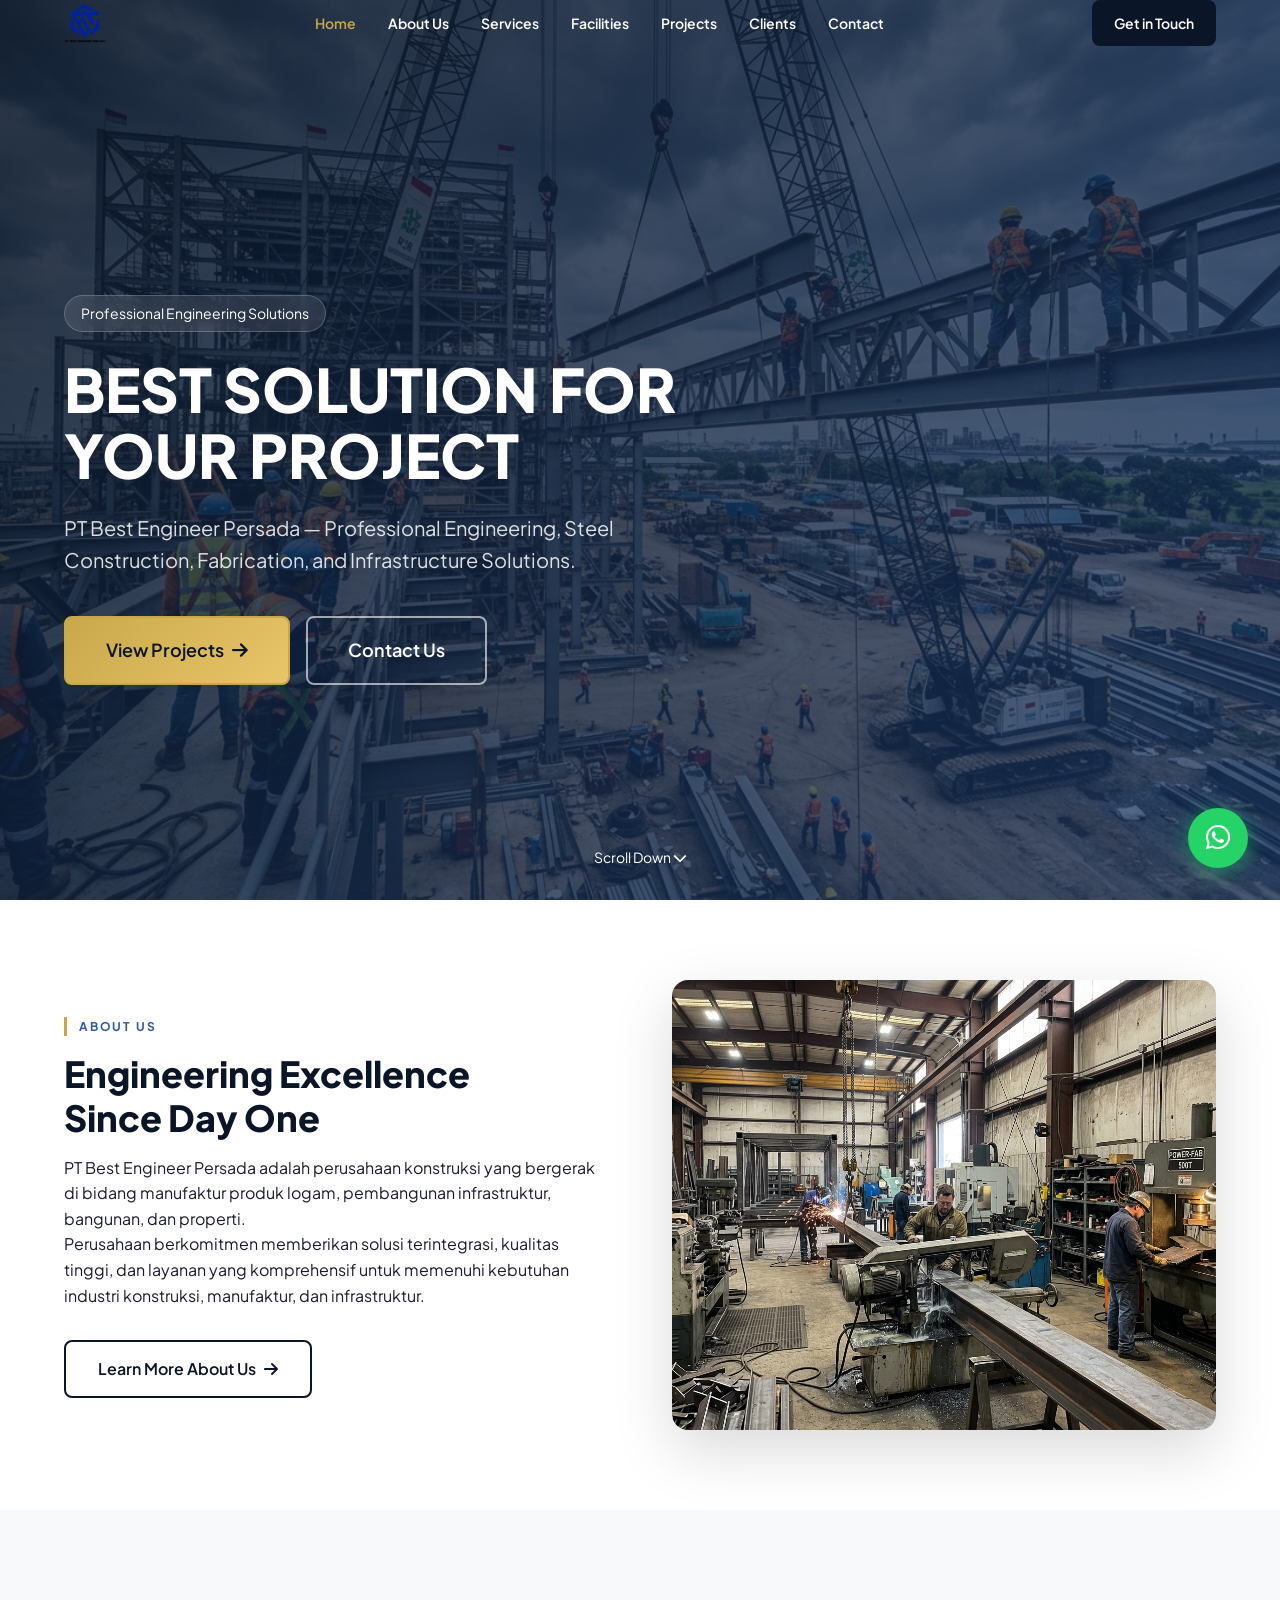
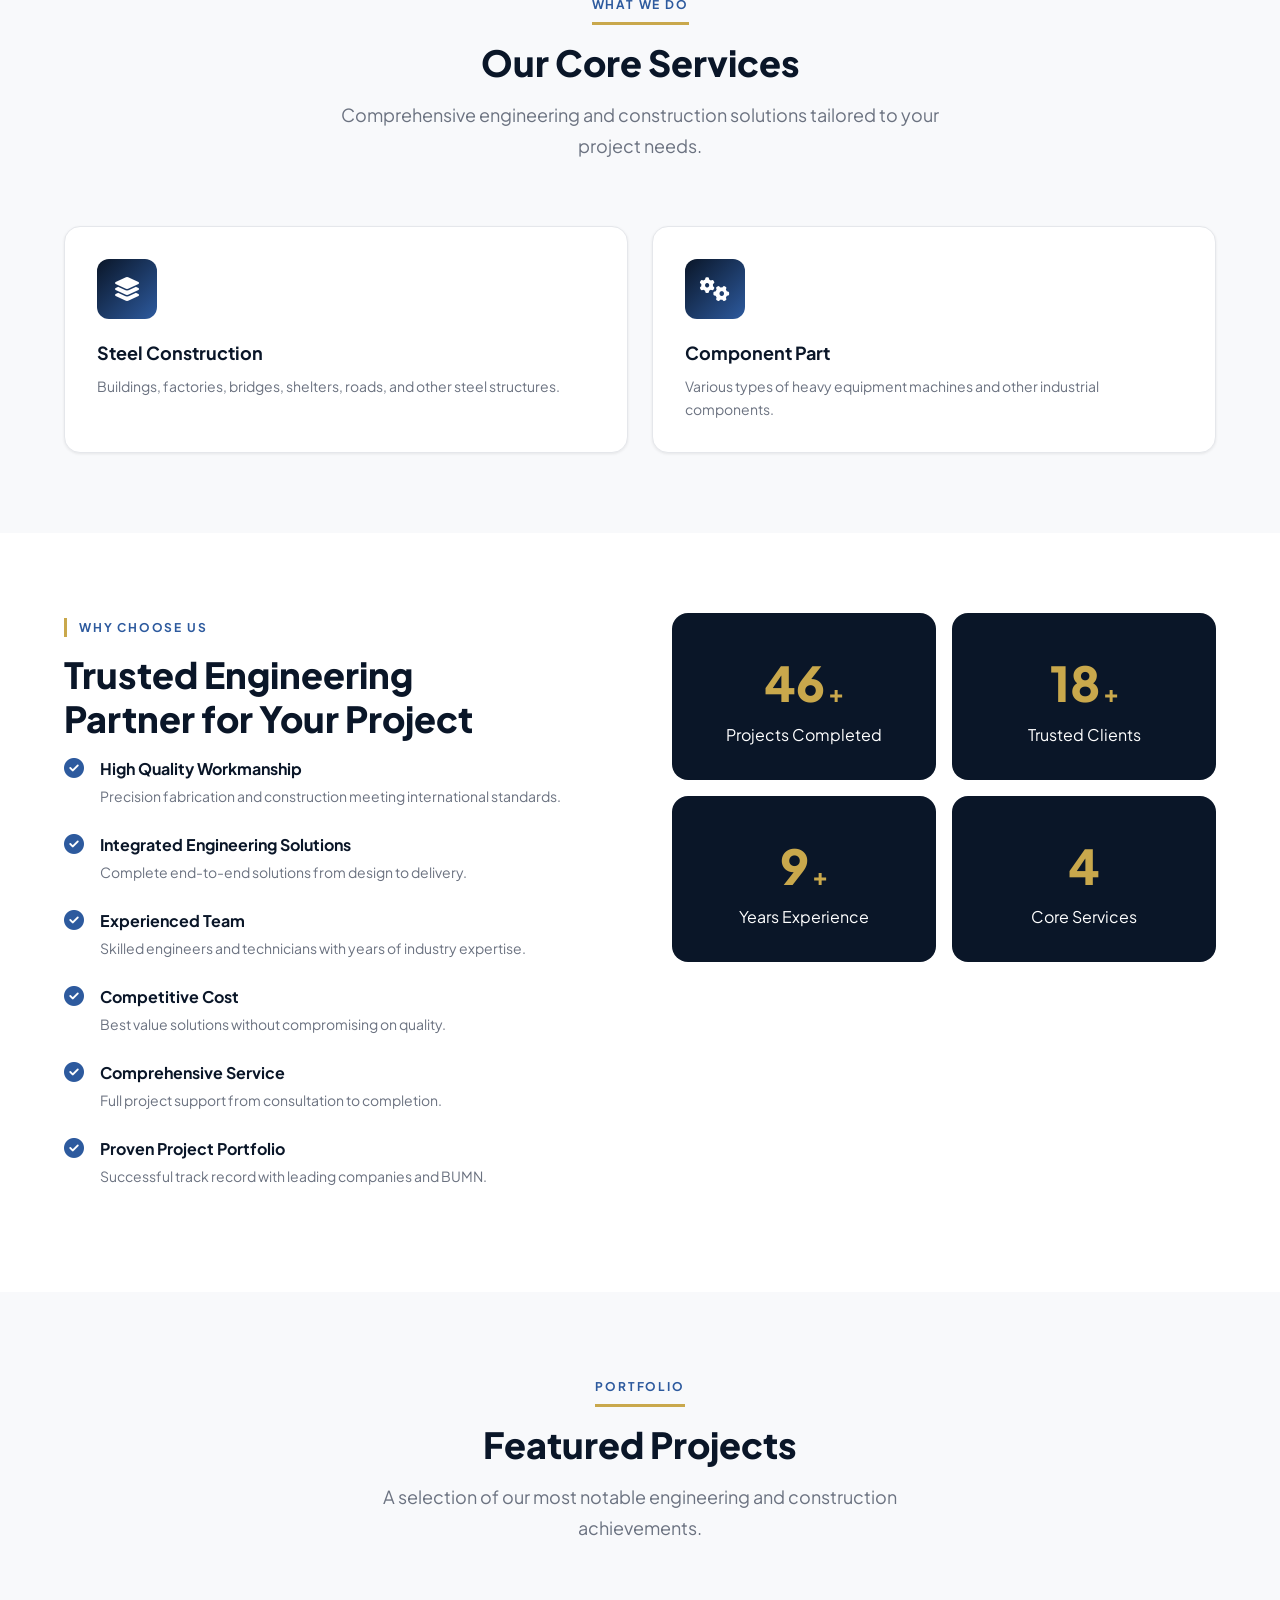
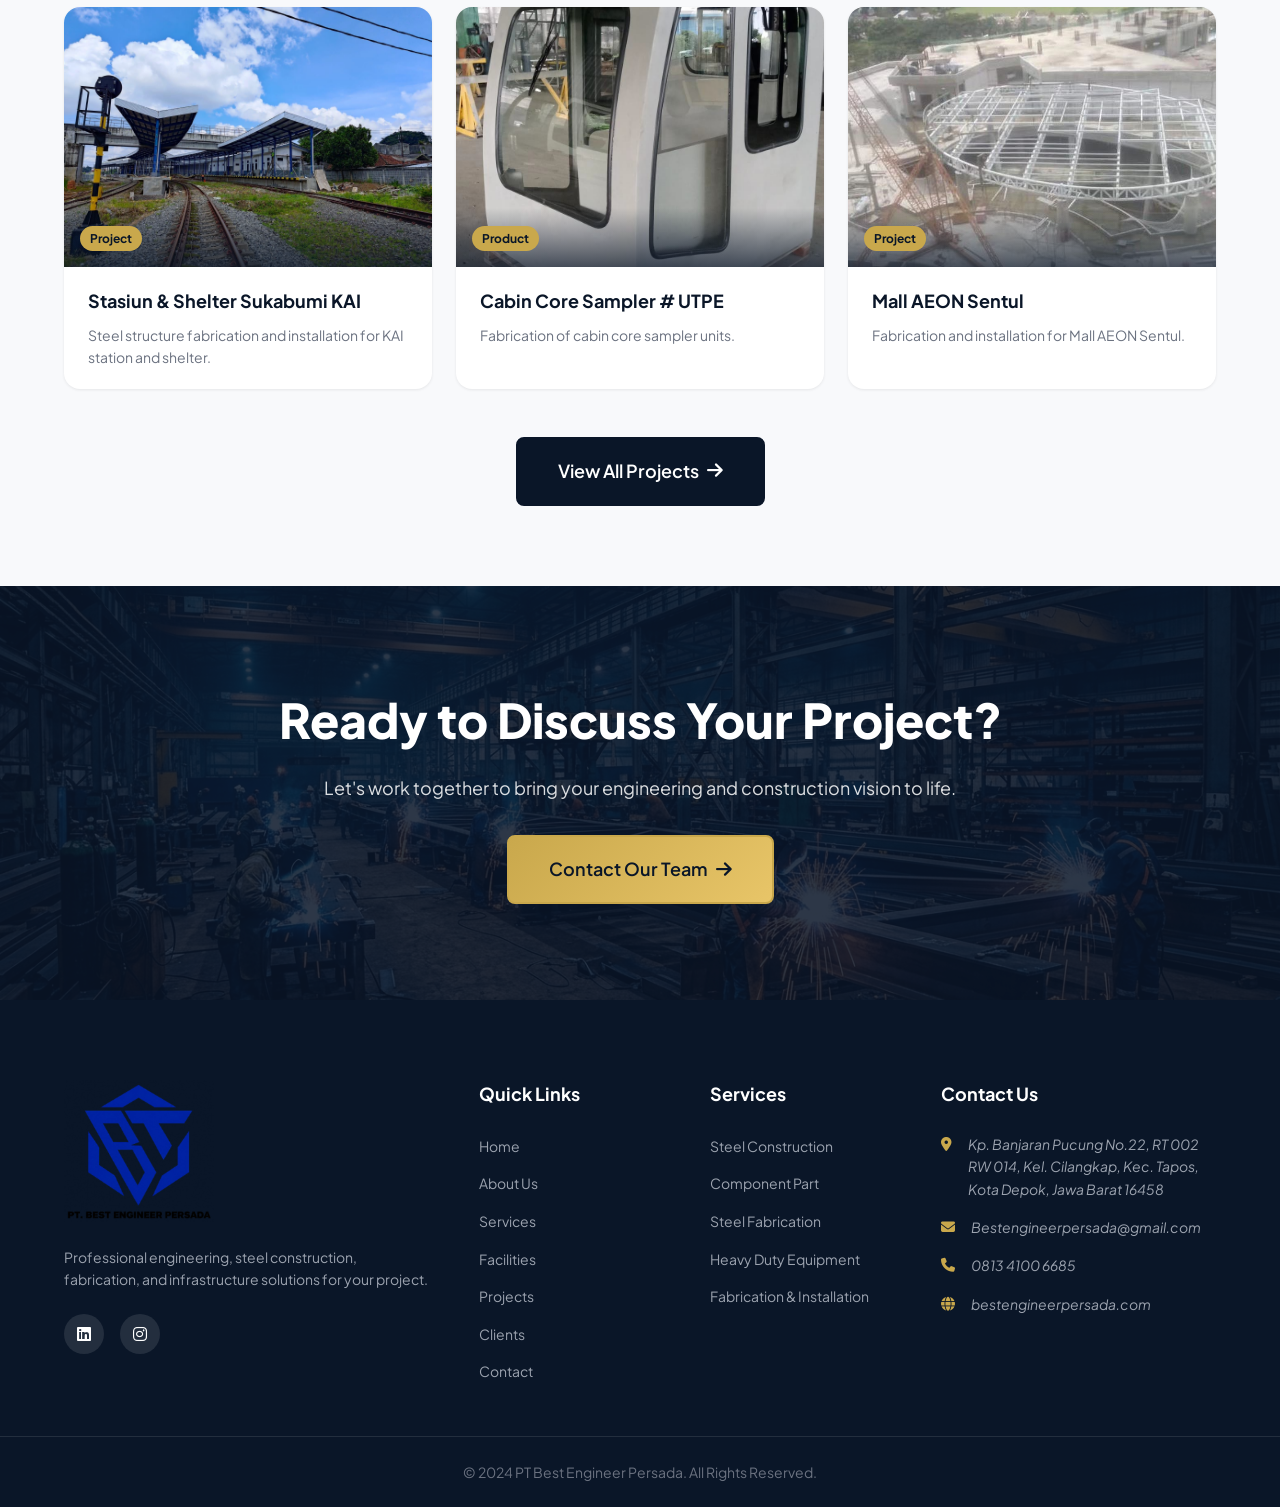
<file: index.html>
<!DOCTYPE html>
<html lang="en">
<head>
  <meta charset="UTF-8">
  <meta name="viewport" content="width=device-width, initial-scale=1.0">
  
  <!-- SEO -->
  <title>Professional Steel Construction & Engineering — PT Best Engineer Persada</title>
  <meta name="description" content="PT Best Engineer Persada provides professional engineering, steel construction, fabrication, and infrastructure solutions in Indonesia. Contact us for your project.">
  <meta name="keywords" content="Steel Construction Indonesia, Industrial Fabrication, Pipe Support Fabrication, Heavy Equipment Components, PT Best Engineer Persada">
  <meta name="robots" content="index, follow">
  
  <!-- Open Graph -->
  <meta property="og:title" content="Professional Steel Construction & Engineering — PT Best Engineer Persada">
  <meta property="og:description" content="PT Best Engineer Persada provides professional engineering, steel construction, fabrication, and infrastructure solutions in Indonesia. Contact us for your project.">
  <meta property="og:type" content="website">
  <meta property="og:url" content="https://sulis.storytech.id/index.html">
  <meta property="og:image" content="https://sulis.storytech.id/assets/images/og-image.jpg">
  
  <!-- Canonical -->
  <link rel="canonical" href="https://sulis.storytech.id/index.html">
  
  <!-- Fonts -->
  <link rel="preconnect" href="https://fonts.googleapis.com">
  <link rel="preconnect" href="https://fonts.gstatic.com" crossorigin>
  <link href="https://fonts.googleapis.com/css2?family=Plus+Jakarta+Sans:wght@400;500;600;700;800&display=swap" rel="stylesheet">
  
  <!-- Font Awesome -->
  <link rel="stylesheet" href="https://cdnjs.cloudflare.com/ajax/libs/font-awesome/6.5.0/css/all.min.css">
  
  <!-- CSS -->
  <link rel="stylesheet" href="assets/css/style.css?v=2">
</head>
<body>

  <!-- HEADER -->
  <header class="site-header" id="site-header">
    <div class="container">
      <div class="header-inner">
        <!-- Logo -->
        <a href="index.html" class="logo">
          <img src="assets/images/compro2/logo.png" alt="PT Best Engineer Persada Logo" width="160" height="50">
        </a>

        <!-- Desktop Navigation -->
        <nav class="main-nav" aria-label="Main navigation">
          <ul class="nav-list">
            <li><a href="index.html" class="nav-link active">Home</a></li>
            <li><a href="about.html" class="nav-link">About Us</a></li>
            <li><a href="services.html" class="nav-link">Services</a></li>
            <li><a href="facilities.html" class="nav-link">Facilities</a></li>
            <li><a href="projects.html" class="nav-link">Projects</a></li>
            <li><a href="clients.html" class="nav-link">Clients</a></li>
            <li><a href="contact.html" class="nav-link">Contact</a></li>
          </ul>
        </nav>

        <!-- CTA + Hamburger -->
        <div class="header-actions">
          <a href="contact.html" class="btn btn-primary btn-sm">Get in Touch</a>
          <button class="hamburger" id="hamburger" aria-label="Toggle menu">
            <span></span><span></span><span></span>
          </button>
        </div>
      </div>
    </div>

    <!-- Mobile Menu -->
    <div class="mobile-menu" id="mobile-menu">
      <ul>
        <li><a href="index.html">Home</a></li>
        <li><a href="about.html">About Us</a></li>
        <li><a href="services.html">Services</a></li>
        <li><a href="facilities.html">Facilities</a></li>
        <li><a href="projects.html">Projects</a></li>
        <li><a href="clients.html">Clients</a></li>
        <li><a href="contact.html">Contact</a></li>
      </ul>
      <a href="contact.html" class="btn btn-primary">Get in Touch</a>
    </div>
  </header>

  <!-- HERO SECTION -->
  <section class="hero" id="hero">
    <div class="hero-bg">
      <img src="assets/images/hero-bg.jpg?v=2" alt="PT Best Engineer Persada Steel Construction" class="hero-image">
      <div class="hero-overlay"></div>
    </div>
    <div class="container">
      <div class="hero-content">
        <div class="hero-badge animate-fade-up">
          <span>Professional Engineering Solutions</span>
        </div>
        <h1 class="hero-title animate-fade-up delay-100">
          BEST SOLUTION FOR<br>YOUR PROJECT
        </h1>
        <p class="hero-subtitle animate-fade-up delay-200">
          PT Best Engineer Persada — Professional Engineering, Steel Construction, Fabrication, and Infrastructure Solutions.
        </p>
        <div class="hero-actions animate-fade-up delay-300">
          <a href="projects.html" class="btn btn-gold btn-lg">View Projects <i class="fa-solid fa-arrow-right"></i></a>
          <a href="contact.html" class="btn btn-outline btn-lg">Contact Us</a>
        </div>
      </div>
    </div>
    <!-- Scroll indicator -->
    <div class="hero-scroll">
      <span>Scroll Down</span>
      <i class="fa-solid fa-chevron-down"></i>
    </div>
  </section>

  <!-- COMPANY INTRO -->
  <section class="company-intro section-padding">
    <div class="container">
      <div class="intro-grid">
        <div class="intro-text animate-fade-up">
          <div class="section-label">About Us</div>
          <h2 class="section-title">Engineering Excellence<br>Since Day One</h2>
          <p>PT Best Engineer Persada adalah perusahaan konstruksi yang bergerak di bidang manufaktur produk logam, pembangunan infrastruktur, bangunan, dan properti.</p>
          <p>Perusahaan berkomitmen memberikan solusi terintegrasi, kualitas tinggi, dan layanan yang komprehensif untuk memenuhi kebutuhan industri konstruksi, manufaktur, dan infrastruktur.</p>
          <a href="about.html" class="btn btn-outline-dark" style="margin-top:2rem;">Learn More About Us <i class="fa-solid fa-arrow-right"></i></a>
        </div>
        <div class="intro-image animate-fade-in delay-200">
          <img src="assets/images/company-intro.jpg?v=2" alt="PT Best Engineer Persada Workshop" loading="lazy">
        </div>
      </div>
    </div>
  </section>

  <!-- SERVICES PREVIEW -->
  <section class="highlights section-padding" style="background: var(--color-bg-subtle);">
    <div class="container">
      <div class="section-header-center animate-fade-up">
        <div class="section-label">What We Do</div>
        <h2 class="section-title">Our Core Services</h2>
        <p class="section-subtitle">Comprehensive engineering and construction solutions tailored to your project needs.</p>
      </div>
      <div class="highlights-grid">
        <div class="highlight-card animate-fade-up delay-100">
          <div class="card-icon"><i class="fa-solid fa-layer-group"></i></div>
          <h3>Steel Construction</h3>
          <p>Buildings, factories, bridges, shelters, roads, and other steel structures.</p>
        </div>
        <div class="highlight-card animate-fade-up delay-200">
          <div class="card-icon"><i class="fa-solid fa-gears"></i></div>
          <h3>Component Part</h3>
          <p>Various types of heavy equipment machines and other industrial components.</p>
        </div>
      </div>
    </div>
  </section>

  <!-- WHY CHOOSE US -->
  <section class="why-us section-padding">
    <div class="container">
      <div class="why-us-inner">
        <div class="why-us-content animate-fade-up">
          <div class="section-label">Why Choose Us</div>
          <h2 class="section-title">Trusted Engineering<br>Partner for Your Project</h2>
          <div class="why-list">
            <div class="why-item">
              <i class="fa-solid fa-circle-check"></i>
              <div>
                <strong>High Quality Workmanship</strong>
                <p>Precision fabrication and construction meeting international standards.</p>
              </div>
            </div>
            <div class="why-item">
              <i class="fa-solid fa-circle-check"></i>
              <div>
                <strong>Integrated Engineering Solutions</strong>
                <p>Complete end-to-end solutions from design to delivery.</p>
              </div>
            </div>
            <div class="why-item">
              <i class="fa-solid fa-circle-check"></i>
              <div>
                <strong>Experienced Team</strong>
                <p>Skilled engineers and technicians with years of industry expertise.</p>
              </div>
            </div>
            <div class="why-item">
              <i class="fa-solid fa-circle-check"></i>
              <div>
                <strong>Competitive Cost</strong>
                <p>Best value solutions without compromising on quality.</p>
              </div>
            </div>
            <div class="why-item">
              <i class="fa-solid fa-circle-check"></i>
              <div>
                <strong>Comprehensive Service</strong>
                <p>Full project support from consultation to completion.</p>
              </div>
            </div>
            <div class="why-item">
              <i class="fa-solid fa-circle-check"></i>
              <div>
                <strong>Proven Project Portfolio</strong>
                <p>Successful track record with leading companies and BUMN.</p>
              </div>
            </div>
          </div>
        </div>
        <div class="why-us-visual animate-fade-in delay-300">
          <div class="stats-grid">
            <div class="stat-card">
              <span class="stat-number" data-target="50">0</span>
              <span class="stat-suffix">+</span>
              <p>Projects Completed</p>
            </div>
            <div class="stat-card">
              <span class="stat-number" data-target="20">0</span>
              <span class="stat-suffix">+</span>
              <p>Trusted Clients</p>
            </div>
            <div class="stat-card">
              <span class="stat-number" data-target="10">0</span>
              <span class="stat-suffix">+</span>
              <p>Years Experience</p>
            </div>
            <div class="stat-card">
              <span class="stat-number" data-target="5">0</span>
              <span class="stat-suffix"></span>
              <p>Core Services</p>
            </div>
          </div>
        </div>
      </div>
    </div>
  </section>

  <!-- PROJECTS PREVIEW -->
  <section class="featured-projects section-padding" style="background: var(--color-bg-subtle);">
    <div class="container">
      <div class="section-header-center animate-fade-up">
        <div class="section-label">Portfolio</div>
        <h2 class="section-title">Featured Projects</h2>
        <p class="section-subtitle">A selection of our most notable engineering and construction achievements.</p>
      </div>
      <div class="projects-preview-grid">
        <div class="project-preview-card animate-fade-up delay-100">
          <div class="project-card-image">
            <img src="assets/images/compro2/projects/sukabumi-kai-1.jpeg" alt="Stasiun & Shelter Sukabumi KAI" loading="lazy">
            <div class="project-card-overlay">
              <span class="project-category">Project</span>
            </div>
          </div>
          <div class="project-card-info">
            <h3>Stasiun & Shelter Sukabumi KAI</h3>
            <p>Steel structure fabrication and installation for KAI station and shelter.</p>
          </div>
        </div>
        <div class="project-preview-card animate-fade-up delay-200">
          <div class="project-card-image">
            <img src="assets/images/compro2/products/cabin-core-1.jpeg" alt="Cabin Core Sampler UTPE" loading="lazy">
            <div class="project-card-overlay">
              <span class="project-category">Product</span>
            </div>
          </div>
          <div class="project-card-info">
            <h3>Cabin Core Sampler # UTPE</h3>
            <p>Fabrication of cabin core sampler units.</p>
          </div>
        </div>
        <div class="project-preview-card animate-fade-up delay-300">
          <div class="project-card-image">
            <img src="assets/images/compro2/projects/aeon-sentul-1.jpeg" alt="Mall AEON Sentul" loading="lazy">
            <div class="project-card-overlay">
              <span class="project-category">Project</span>
            </div>
          </div>
          <div class="project-card-info">
            <h3>Mall AEON Sentul</h3>
            <p>Fabrication and installation for Mall AEON Sentul.</p>
          </div>
        </div>
      </div>
      <div class="text-center" style="margin-top: 3rem;">
        <a href="projects.html" class="btn btn-primary btn-lg">View All Projects <i class="fa-solid fa-arrow-right"></i></a>
      </div>
    </div>
  </section>

  <!-- CTA -->
  <section class="cta-section">
    <div class="cta-bg">
      <img src="assets/images/cta-bg.jpg?v=2" alt="Construction background" loading="lazy">
      <div class="cta-overlay"></div>
    </div>
    <div class="container">
      <div class="cta-content animate-fade-up">
        <h2>Ready to Discuss Your Project?</h2>
        <p>Let's work together to bring your engineering and construction vision to life.</p>
        <a href="contact.html" class="btn btn-gold btn-lg">Contact Our Team <i class="fa-solid fa-arrow-right"></i></a>
      </div>
    </div>
  </section>

  <!-- FOOTER -->
  <footer class="site-footer">
    <div class="footer-main">
      <div class="container">
        <div class="footer-grid">
          <!-- Col 1 -->
          <div class="footer-brand">
            <a href="index.html"><img src="assets/images/compro2/logo.png" alt="Logo" width="150"></a>
            <p>Professional engineering, steel construction, fabrication, and infrastructure solutions for your project.</p>
            <div class="footer-social">
              <a href="#" aria-label="LinkedIn"><i class="fa-brands fa-linkedin"></i></a>
              <a href="#" aria-label="Instagram"><i class="fa-brands fa-instagram"></i></a>
            </div>
          </div>

          <!-- Col 2 -->
          <div class="footer-col">
            <h4>Quick Links</h4>
            <ul>
              <li><a href="index.html">Home</a></li>
              <li><a href="about.html">About Us</a></li>
              <li><a href="services.html">Services</a></li>
              <li><a href="facilities.html">Facilities</a></li>
              <li><a href="projects.html">Projects</a></li>
              <li><a href="clients.html">Clients</a></li>
              <li><a href="contact.html">Contact</a></li>
            </ul>
          </div>

          <!-- Col 3 -->
          <div class="footer-col">
            <h4>Services</h4>
            <ul>
              <li><a href="services.html">Steel Construction</a></li>
              <li><a href="services.html">Component Part</a></li>
              <li><a href="services.html">Steel Fabrication</a></li>
              <li><a href="projects.html">Heavy Duty Equipment</a></li>
              <li><a href="projects.html">Fabrication & Installation</a></li>
            </ul>
          </div>

          <!-- Col 4 -->
          <div class="footer-col">
            <h4>Contact Us</h4>
            <address>
              <p><i class="fa-solid fa-location-dot"></i> <span>Kp. Banjaran Pucung No.22, RT 002 RW 014, Kel. Cilangkap, Kec. Tapos, Kota Depok, Jawa Barat 16458</span></p>
              <p><i class="fa-solid fa-envelope"></i> <a href="mailto:Bestengineerpersada@gmail.com">Bestengineerpersada@gmail.com</a></p>
              <p><i class="fa-solid fa-phone"></i> <a href="tel:+6281341006685">0813 4100 6685</a></p>
              <p><i class="fa-solid fa-globe"></i> bestengineerpersada.com</p>
            </address>
          </div>
        </div>
      </div>
    </div>

    <div class="footer-bottom">
      <div class="container">
        <p>&copy; 2024 PT Best Engineer Persada. All Rights Reserved.</p>
      </div>
    </div>
  </footer>

  <!-- WHATSAPP BUTTON -->
  <a
    href="https://wa.me/6281341006685?text=Hello%20PT%20Best%20Engineer%20Persada%2C%20I%20would%20like%20to%20discuss%20my%20project."
    class="whatsapp-float"
    target="_blank"
    rel="noopener noreferrer"
    aria-label="Chat on WhatsApp"
  >
    <i class="fa-brands fa-whatsapp"></i>
    <span class="wa-tooltip">Chat with Us</span>
  </a>
  
  <script src="assets/js/main.js"></script>
</body>
</html>
</file>
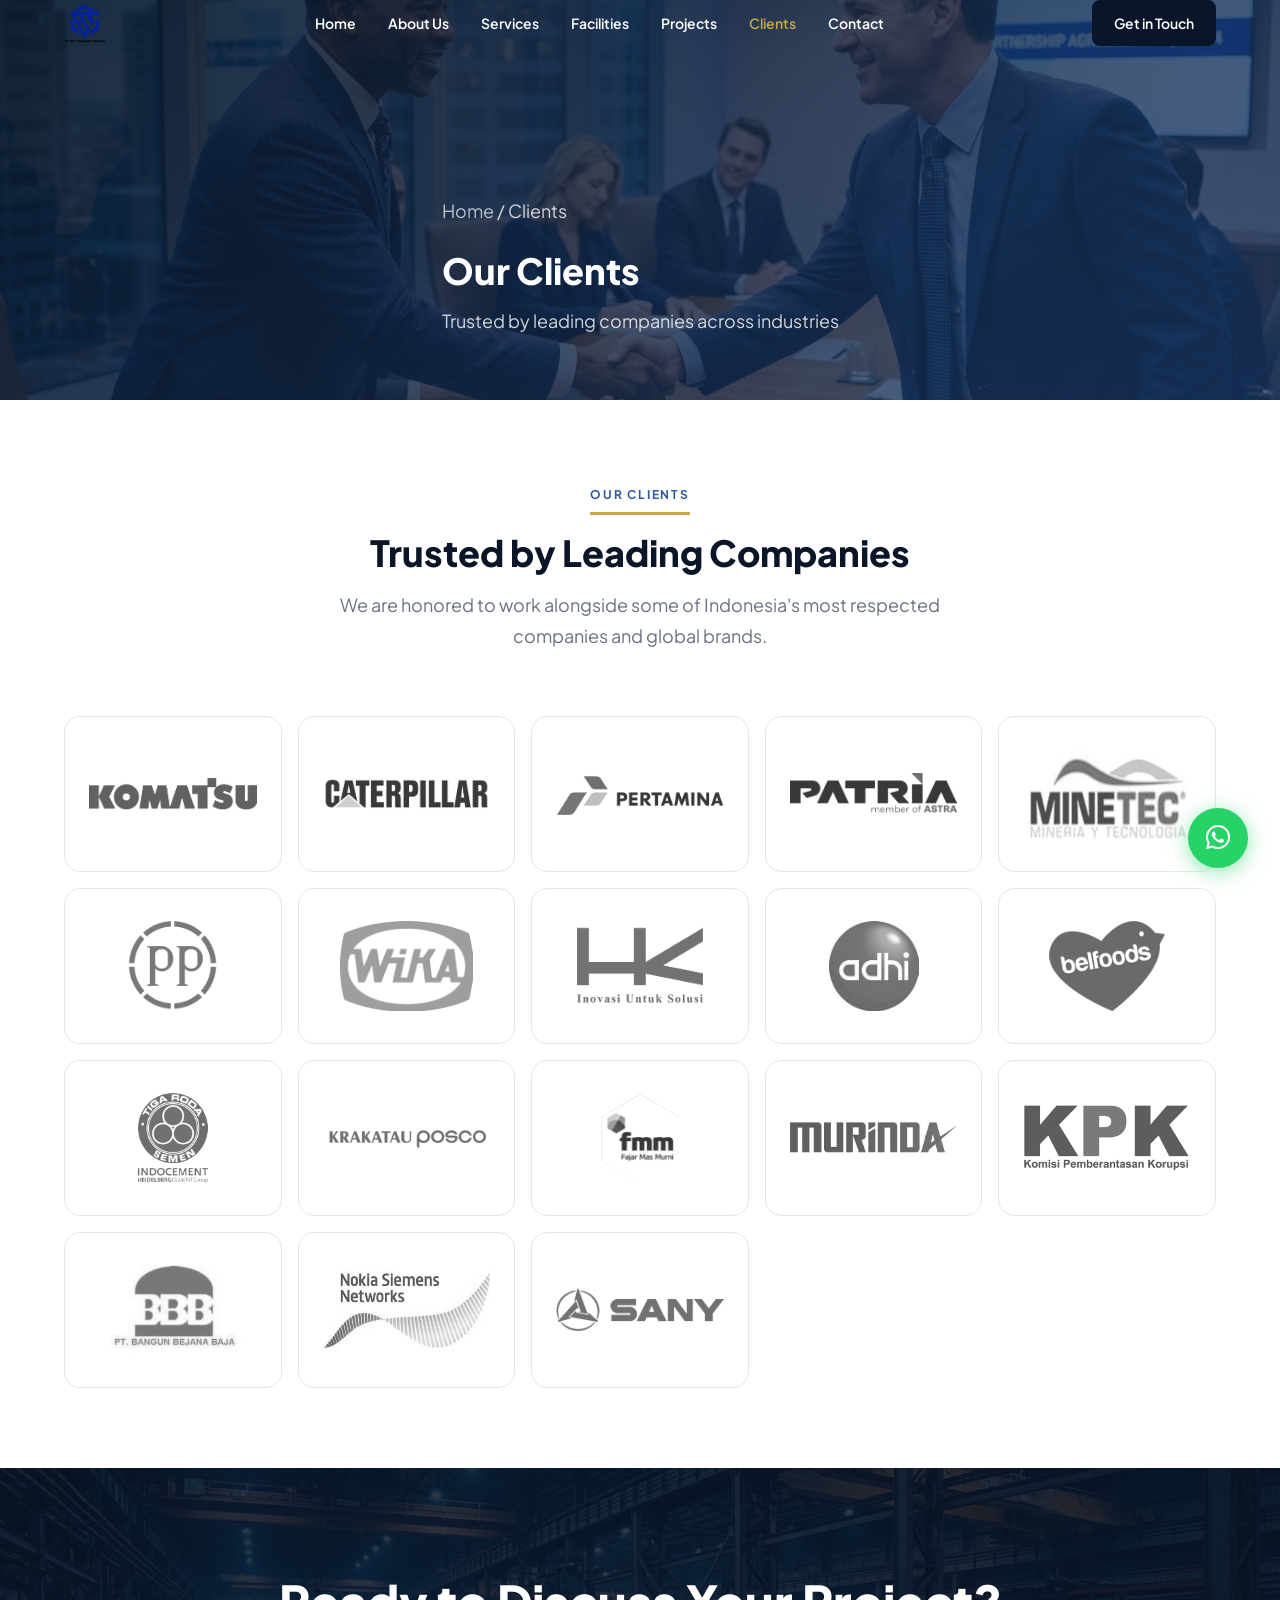
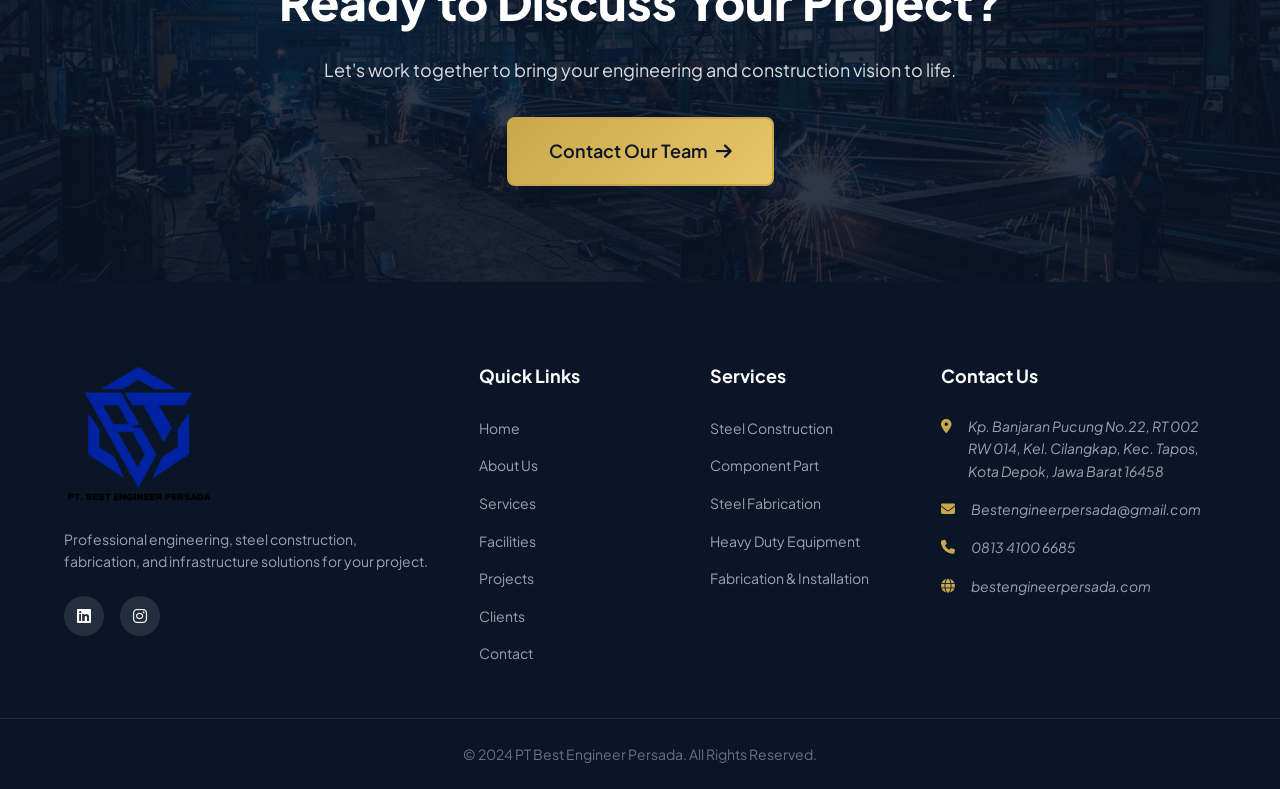
<file: clients.html>
<!DOCTYPE html>
<html lang="en">
<head>
  <meta charset="UTF-8">
  <meta name="viewport" content="width=device-width, initial-scale=1.0">
  
  <!-- SEO -->
  <title>Our Clients — Trusted by Leading Companies | PT Best Engineer Persada</title>
  <meta name="description" content="PT Best Engineer Persada has worked with leading companies including KOMATSU, CATERPILLAR, PERTAMINA, and major Indonesian state-owned enterprises.">
  <meta name="keywords" content="Steel Construction Indonesia, Industrial Fabrication, Pipe Support Fabrication, Heavy Equipment Components, PT Best Engineer Persada">
  <meta name="robots" content="index, follow">
  
  <!-- Open Graph -->
  <meta property="og:title" content="Our Clients — Trusted by Leading Companies | PT Best Engineer Persada">
  <meta property="og:description" content="PT Best Engineer Persada has worked with leading companies including KOMATSU, CATERPILLAR, PERTAMINA, and major Indonesian state-owned enterprises.">
  <meta property="og:type" content="website">
  <meta property="og:url" content="https://sulis.storytech.id/clients.html">
  <meta property="og:image" content="https://sulis.storytech.id/assets/images/og-image.jpg">
  
  <!-- Canonical -->
  <link rel="canonical" href="https://sulis.storytech.id/clients.html">
  
  <!-- Fonts -->
  <link rel="preconnect" href="https://fonts.googleapis.com">
  <link rel="preconnect" href="https://fonts.gstatic.com" crossorigin>
  <link href="https://fonts.googleapis.com/css2?family=Plus+Jakarta+Sans:wght@400;500;600;700;800&display=swap" rel="stylesheet">
  
  <!-- Font Awesome -->
  <link rel="stylesheet" href="https://cdnjs.cloudflare.com/ajax/libs/font-awesome/6.5.0/css/all.min.css">
  
  <!-- CSS -->
  <link rel="stylesheet" href="assets/css/style.css?v=2">
</head>
<body>

  <!-- HEADER -->
  <header class="site-header" id="site-header">
    <div class="container">
      <div class="header-inner">
        <!-- Logo -->
        <a href="index.html" class="logo">
          <img src="assets/images/compro2/logo.png" alt="PT Best Engineer Persada Logo" width="160" height="50">
        </a>

        <!-- Desktop Navigation -->
        <nav class="main-nav" aria-label="Main navigation">
          <ul class="nav-list">
            <li><a href="index.html" class="nav-link">Home</a></li>
            <li><a href="about.html" class="nav-link">About Us</a></li>
            <li><a href="services.html" class="nav-link">Services</a></li>
            <li><a href="facilities.html" class="nav-link">Facilities</a></li>
            <li><a href="projects.html" class="nav-link">Projects</a></li>
            <li><a href="clients.html" class="nav-link active">Clients</a></li>
            <li><a href="contact.html" class="nav-link">Contact</a></li>
          </ul>
        </nav>

        <!-- CTA + Hamburger -->
        <div class="header-actions">
          <a href="contact.html" class="btn btn-primary btn-sm">Get in Touch</a>
          <button class="hamburger" id="hamburger" aria-label="Toggle menu">
            <span></span><span></span><span></span>
          </button>
        </div>
      </div>
    </div>

    <!-- Mobile Menu -->
    <div class="mobile-menu" id="mobile-menu">
      <ul>
        <li><a href="index.html">Home</a></li>
        <li><a href="about.html">About Us</a></li>
        <li><a href="services.html">Services</a></li>
        <li><a href="facilities.html">Facilities</a></li>
        <li><a href="projects.html">Projects</a></li>
        <li><a href="clients.html">Clients</a></li>
        <li><a href="contact.html">Contact</a></li>
      </ul>
      <a href="contact.html" class="btn btn-primary">Get in Touch</a>
    </div>
  </header>

  <!-- PAGE HERO -->
  <section class="page-hero">
    <div class="page-hero-bg">
      <img src="assets/images/clients-hero.jpg?v=2" alt="Clients of PT Best Engineer Persada">
      <div class="page-hero-overlay"></div>
    </div>
    <div class="container">
      <div class="page-hero-content animate-fade-up">
        <p class="breadcrumb"><a href="index.html">Home</a> / Clients</p>
        <h1>Our Clients</h1>
        <p>Trusted by leading companies across industries</p>
      </div>
    </div>
  </section>

  <!-- CLIENTS SECTION -->
  <section class="clients-section section-padding">
    <div class="container">
      <div class="section-header-center animate-fade-up">
        <div class="section-label">Our Clients</div>
        <h2 class="section-title">Trusted by Leading Companies</h2>
        <p class="section-subtitle">We are honored to work alongside some of Indonesia's most respected companies and global brands.</p>
      </div>

      <div class="clients-grid animate-fade-up delay-200">
        <div class="client-card"><img src="assets/images/clients/komatsu.png" alt="KOMATSU"></div>
        <div class="client-card"><img src="assets/images/clients/caterpillar.png" alt="CATERPILLAR"></div>
        <div class="client-card"><img src="assets/images/clients/pertamina.png" alt="PERTAMINA"></div>
        <div class="client-card"><img src="assets/images/clients/patria.png" alt="PATRIA"></div>
        <div class="client-card"><img src="assets/images/clients/minetec.jpeg" alt="MINETEC"></div>
        <div class="client-card"><img src="assets/images/clients/pt-pembangunan-perumahan.png" alt="PT Pembangunan Perumahan"></div>
        <div class="client-card"><img src="assets/images/clients/pt-wijaya-karya.png" alt="PT Wijaya Karya"></div>
        <div class="client-card"><img src="assets/images/clients/pt-hutama-karya.png" alt="PT Hutama Karya"></div>
        <div class="client-card"><img src="assets/images/clients/kso-adhi-giwin.png" alt="KSO ADHI GIWIN"></div>
        <div class="client-card"><img src="assets/images/clients/pt-bellfood.png" alt="PT Bellfood"></div>
        <div class="client-card"><img src="assets/images/clients/pt-indocement.png" alt="PT Indocement"></div>
        <div class="client-card"><img src="assets/images/clients/pt-krakatau.png" alt="PT Krakatau Berka Indonesia"></div>
        <div class="client-card"><img src="assets/images/clients/pt-fajarmas.png" alt="PT Fajarmas Murni"></div>
        <div class="client-card"><img src="assets/images/clients/pt-murinda.jpeg" alt="PT Murinda"></div>
        <div class="client-card"><img src="assets/images/clients/kpk.png" alt="KPK"></div>
        <div class="client-card"><img src="assets/images/clients/pt-bangun-bejana.jpeg" alt="PT Bangun Bejana Baja"></div>
        <div class="client-card"><img src="assets/images/clients/nokia-siemens.jpeg" alt="Nokia Siemens Network"></div>
        <div class="client-card"><img src="assets/images/clients/sany.png" alt="SANY Group"></div>
      </div>
    </div>
  </section>

  <!-- CTA -->
  <section class="cta-section">
    <div class="cta-bg">
      <img src="assets/images/cta-bg.jpg?v=2" alt="Construction background" loading="lazy">
      <div class="cta-overlay"></div>
    </div>
    <div class="container">
      <div class="cta-content animate-fade-up">
        <h2>Ready to Discuss Your Project?</h2>
        <p>Let's work together to bring your engineering and construction vision to life.</p>
        <a href="contact.html" class="btn btn-gold btn-lg">Contact Our Team <i class="fa-solid fa-arrow-right"></i></a>
      </div>
    </div>
  </section>

  <!-- FOOTER -->
  <footer class="site-footer">
    <div class="footer-main">
      <div class="container">
        <div class="footer-grid">
          <!-- Col 1 -->
          <div class="footer-brand">
            <a href="index.html"><img src="assets/images/compro2/logo.png" alt="Logo" width="150"></a>
            <p>Professional engineering, steel construction, fabrication, and infrastructure solutions for your project.</p>
            <div class="footer-social">
              <a href="#" aria-label="LinkedIn"><i class="fa-brands fa-linkedin"></i></a>
              <a href="#" aria-label="Instagram"><i class="fa-brands fa-instagram"></i></a>
            </div>
          </div>

          <!-- Col 2 -->
          <div class="footer-col">
            <h4>Quick Links</h4>
            <ul>
              <li><a href="index.html">Home</a></li>
              <li><a href="about.html">About Us</a></li>
              <li><a href="services.html">Services</a></li>
              <li><a href="facilities.html">Facilities</a></li>
              <li><a href="projects.html">Projects</a></li>
              <li><a href="clients.html">Clients</a></li>
              <li><a href="contact.html">Contact</a></li>
            </ul>
          </div>

          <!-- Col 3 -->
          <div class="footer-col">
            <h4>Services</h4>
            <ul>
              <li><a href="services.html">Steel Construction</a></li>
              <li><a href="services.html">Component Part</a></li>
              <li><a href="services.html">Steel Fabrication</a></li>
              <li><a href="projects.html">Heavy Duty Equipment</a></li>
              <li><a href="projects.html">Fabrication &amp; Installation</a></li>
            </ul>
          </div>

          <!-- Col 4 -->
          <div class="footer-col">
            <h4>Contact Us</h4>
            <address>
              <p><i class="fa-solid fa-location-dot"></i> <span>Kp. Banjaran Pucung No.22, RT 002 RW 014, Kel. Cilangkap, Kec. Tapos, Kota Depok, Jawa Barat 16458</span></p>
              <p><i class="fa-solid fa-envelope"></i> <a href="mailto:Bestengineerpersada@gmail.com">Bestengineerpersada@gmail.com</a></p>
              <p><i class="fa-solid fa-phone"></i> <a href="tel:+6281341006685">0813 4100 6685</a></p>
              <p><i class="fa-solid fa-globe"></i> bestengineerpersada.com</p>
            </address>
          </div>
        </div>
      </div>
    </div>

    <div class="footer-bottom">
      <div class="container">
        <p>&copy; 2024 PT Best Engineer Persada. All Rights Reserved.</p>
      </div>
    </div>
  </footer>

  <!-- WHATSAPP BUTTON -->
  <a
    href="https://wa.me/6281341006685?text=Hello%20PT%20Best%20Engineer%20Persada%2C%20I%20would%20like%20to%20discuss%20my%20project."
    class="whatsapp-float"
    target="_blank"
    rel="noopener noreferrer"
    aria-label="Chat on WhatsApp"
  >
    <i class="fa-brands fa-whatsapp"></i>
    <span class="wa-tooltip">Chat with Us</span>
  </a>
  
  <script src="assets/js/main.js"></script>
</body>
</html>
</file>
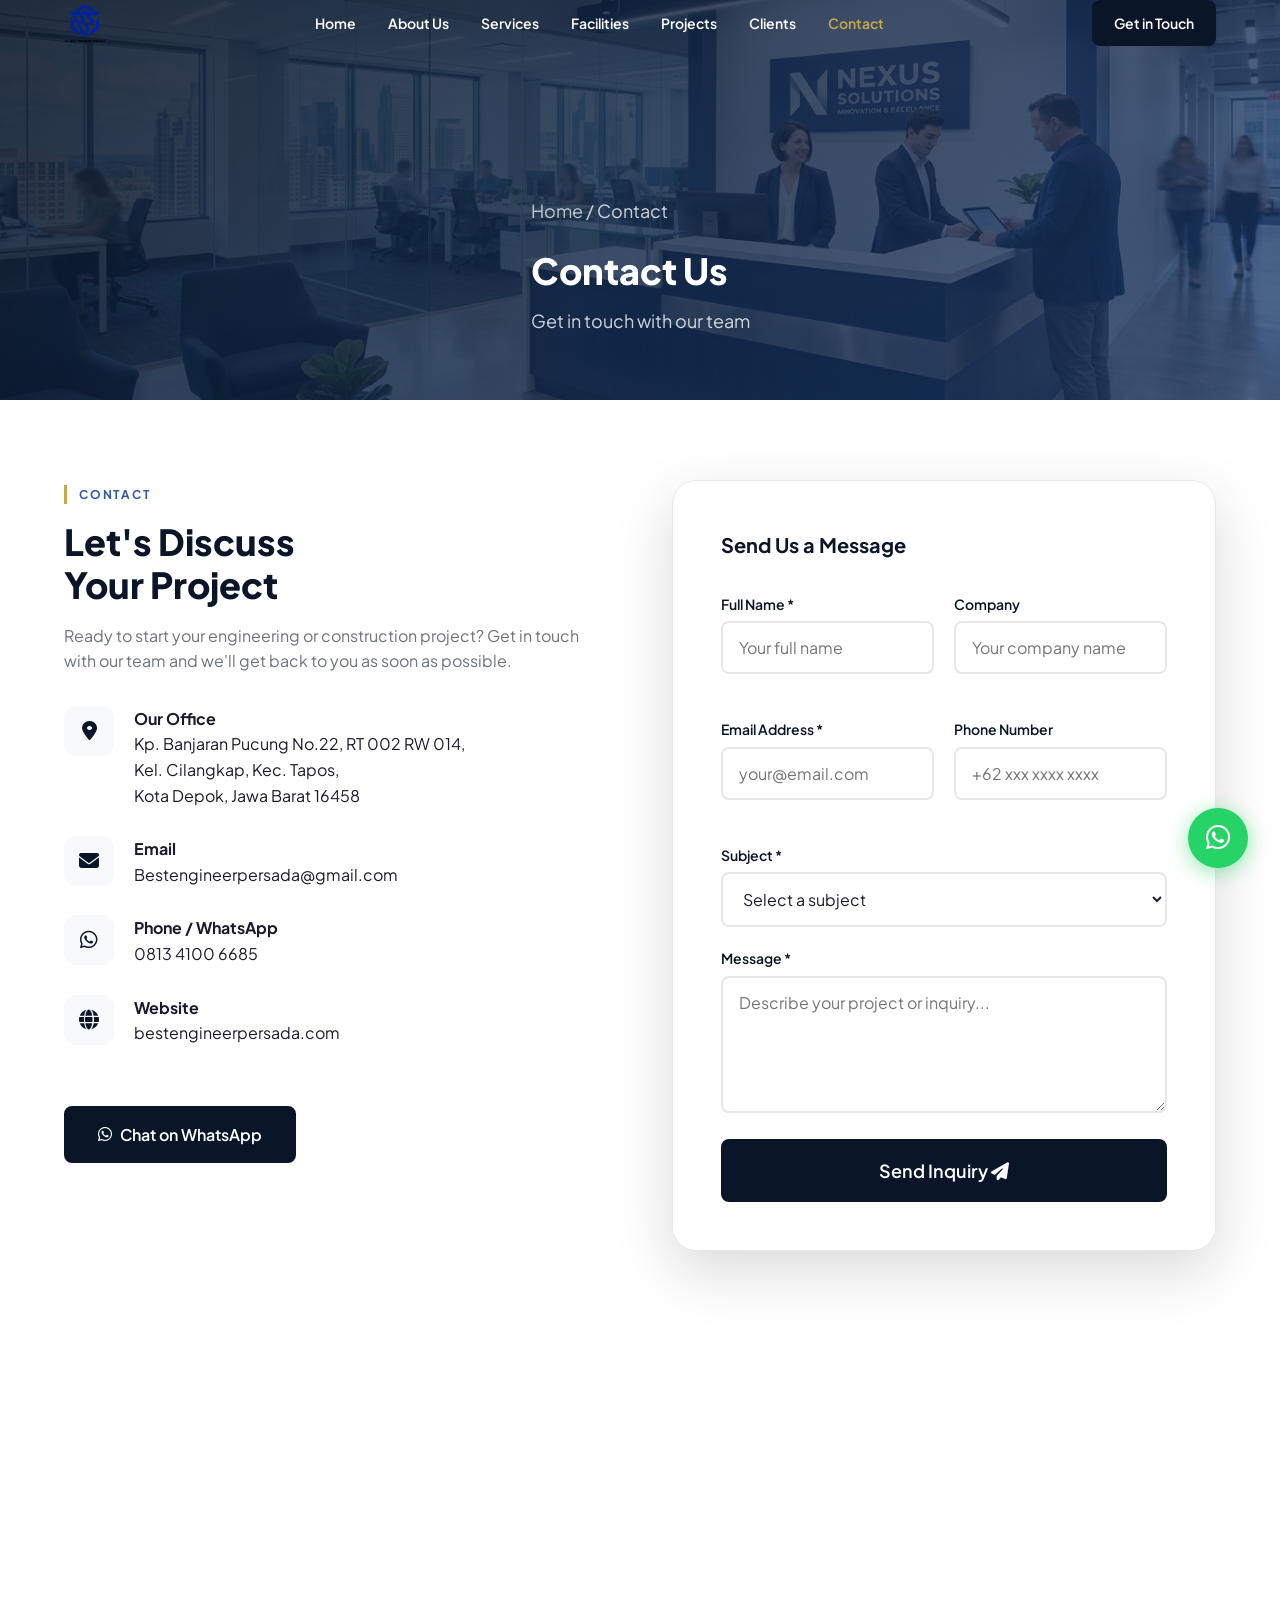
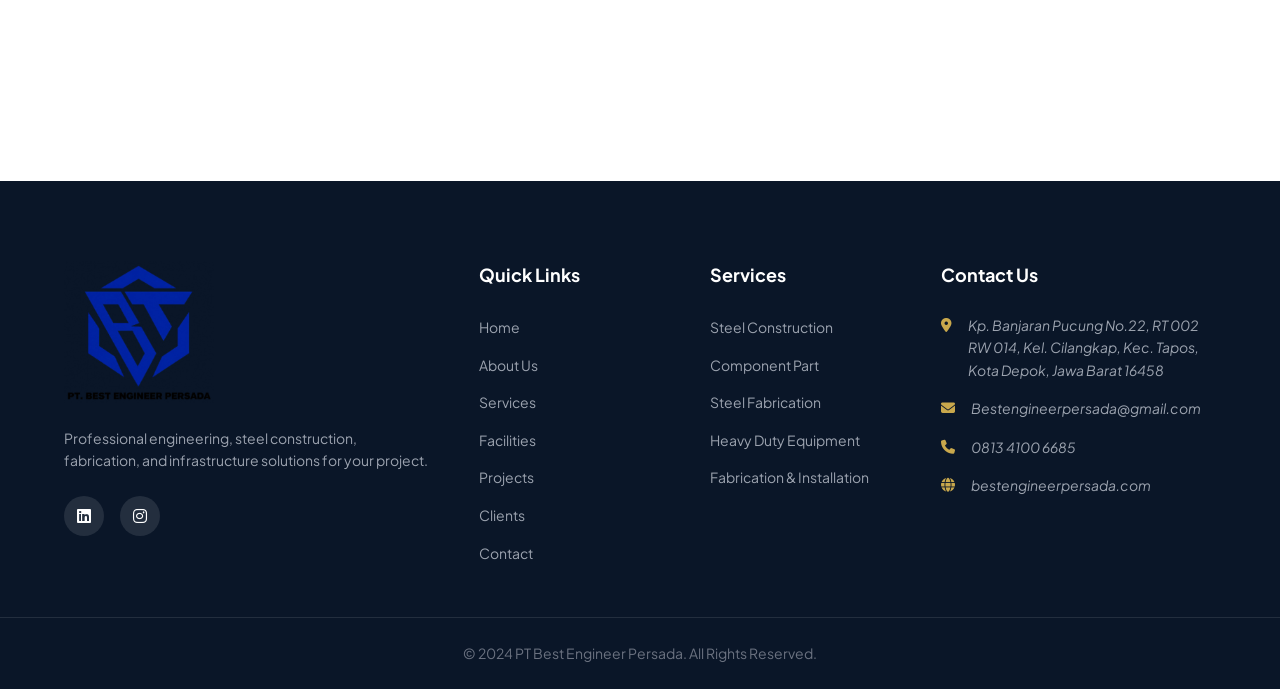
<file: contact.html>
<!DOCTYPE html>
<html lang="en">
<head>
  <meta charset="UTF-8">
  <meta name="viewport" content="width=device-width, initial-scale=1.0">
  
  <!-- SEO -->
  <title>Contact Us — PT Best Engineer Persada | Get in Touch</title>
  <meta name="description" content="Contact PT Best Engineer Persada for steel construction, fabrication, and engineering inquiries. Located in Depok, West Java. Email: Bestengineerpersada@gmail.com">
  <meta name="keywords" content="Steel Construction Indonesia, Industrial Fabrication, Pipe Support Fabrication, Heavy Equipment Components, PT Best Engineer Persada">
  <meta name="robots" content="index, follow">
  
  <!-- Open Graph -->
  <meta property="og:title" content="Contact Us — PT Best Engineer Persada | Get in Touch">
  <meta property="og:description" content="Contact PT Best Engineer Persada for steel construction, fabrication, and engineering inquiries. Located in Depok, West Java. Email: Bestengineerpersada@gmail.com">
  <meta property="og:type" content="website">
  <meta property="og:url" content="https://sulis.storytech.id/contact.html">
  <meta property="og:image" content="https://sulis.storytech.id/assets/images/og-image.jpg">
  
  <!-- Canonical -->
  <link rel="canonical" href="https://sulis.storytech.id/contact.html">
  
  <!-- Fonts -->
  <link rel="preconnect" href="https://fonts.googleapis.com">
  <link rel="preconnect" href="https://fonts.gstatic.com" crossorigin>
  <link href="https://fonts.googleapis.com/css2?family=Plus+Jakarta+Sans:wght@400;500;600;700;800&display=swap" rel="stylesheet">
  
  <!-- Font Awesome -->
  <link rel="stylesheet" href="https://cdnjs.cloudflare.com/ajax/libs/font-awesome/6.5.0/css/all.min.css">
  
  <!-- CSS -->
  <link rel="stylesheet" href="assets/css/style.css?v=2">
</head>
<body>

  <!-- HEADER -->
  <header class="site-header" id="site-header">
    <div class="container">
      <div class="header-inner">
        <!-- Logo -->
        <a href="index.html" class="logo">
          <img src="assets/images/compro2/logo.png" alt="PT Best Engineer Persada Logo" width="160" height="50">
        </a>

        <!-- Desktop Navigation -->
        <nav class="main-nav" aria-label="Main navigation">
          <ul class="nav-list">
            <li><a href="index.html" class="nav-link">Home</a></li>
            <li><a href="about.html" class="nav-link">About Us</a></li>
            <li><a href="services.html" class="nav-link">Services</a></li>
            <li><a href="facilities.html" class="nav-link">Facilities</a></li>
            <li><a href="projects.html" class="nav-link">Projects</a></li>
            <li><a href="clients.html" class="nav-link">Clients</a></li>
            <li><a href="contact.html" class="nav-link active">Contact</a></li>
          </ul>
        </nav>

        <!-- CTA + Hamburger -->
        <div class="header-actions">
          <a href="contact.html" class="btn btn-primary btn-sm">Get in Touch</a>
          <button class="hamburger" id="hamburger" aria-label="Toggle menu">
            <span></span><span></span><span></span>
          </button>
        </div>
      </div>
    </div>

    <!-- Mobile Menu -->
    <div class="mobile-menu" id="mobile-menu">
      <ul>
        <li><a href="index.html">Home</a></li>
        <li><a href="about.html">About Us</a></li>
        <li><a href="services.html">Services</a></li>
        <li><a href="facilities.html">Facilities</a></li>
        <li><a href="projects.html">Projects</a></li>
        <li><a href="clients.html">Clients</a></li>
        <li><a href="contact.html">Contact</a></li>
      </ul>
      <a href="contact.html" class="btn btn-primary">Get in Touch</a>
    </div>
  </header>

  <!-- PAGE HERO -->
  <section class="page-hero">
    <div class="page-hero-bg">
      <img src="assets/images/contact-hero.jpg?v=2" alt="Contact PT Best Engineer Persada">
      <div class="page-hero-overlay"></div>
    </div>
    <div class="container">
      <div class="page-hero-content animate-fade-up">
        <p class="breadcrumb"><a href="index.html">Home</a> / Contact</p>
        <h1>Contact Us</h1>
        <p>Get in touch with our team</p>
      </div>
    </div>
  </section>

  <!-- CONTACT SECTION -->
  <section class="contact-section section-padding">
    <div class="container">
      <div class="contact-grid">

        <!-- Contact Info -->
        <div class="contact-info animate-fade-up">
          <div class="section-label">Contact</div>
          <h2 class="section-title">Let's Discuss<br>Your Project</h2>
          <p style="color: var(--color-text-muted); margin-bottom: 2rem;">Ready to start your engineering or construction project? Get in touch with our team and we'll get back to you as soon as possible.</p>

          <div class="info-item">
            <div class="info-icon"><i class="fa-solid fa-location-dot"></i></div>
            <div>
              <strong>Our Office</strong>
              <p>Kp. Banjaran Pucung No.22, RT 002 RW 014,<br>Kel. Cilangkap, Kec. Tapos,<br>Kota Depok, Jawa Barat 16458</p>
            </div>
          </div>

          <div class="info-item">
            <div class="info-icon"><i class="fa-solid fa-envelope"></i></div>
            <div>
              <strong>Email</strong>
              <p><a href="mailto:Bestengineerpersada@gmail.com">Bestengineerpersada@gmail.com</a></p>
            </div>
          </div>

          <div class="info-item">
            <div class="info-icon"><i class="fa-brands fa-whatsapp"></i></div>
            <div>
              <strong>Phone / WhatsApp</strong>
              <p><a href="tel:+6281341006685">0813 4100 6685</a></p>
            </div>
          </div>

          <div class="info-item">
            <div class="info-icon"><i class="fa-solid fa-globe"></i></div>
            <div>
              <strong>Website</strong>
              <p>bestengineerpersada.com</p>
            </div>
          </div>

          <!-- WhatsApp Direct Button -->
          <a
            href="https://wa.me/6281341006685?text=Hello%20PT%20Best%20Engineer%20Persada%2C%20I%20would%20like%20to%20discuss%20my%20project."
            class="btn btn-primary"
            target="_blank"
            style="margin-top: 2rem;"
          >
            <i class="fa-brands fa-whatsapp"></i> Chat on WhatsApp
          </a>
        </div>

        <!-- Contact Form -->
        <div class="contact-form-wrapper animate-fade-up delay-200">
          <form class="contact-form" id="contact-form" novalidate>
            <h3>Send Us a Message</h3>

            <div class="form-row">
              <div class="form-group">
                <label for="name">Full Name *</label>
                <input type="text" id="name" name="name" placeholder="Your full name" required>
                <span class="field-error" id="name-error"></span>
              </div>
              <div class="form-group">
                <label for="company">Company</label>
                <input type="text" id="company" name="company" placeholder="Your company name">
              </div>
            </div>

            <div class="form-row">
              <div class="form-group">
                <label for="email">Email Address *</label>
                <input type="email" id="email" name="email" placeholder="your@email.com" required>
                <span class="field-error" id="email-error"></span>
              </div>
              <div class="form-group">
                <label for="phone">Phone Number</label>
                <input type="tel" id="phone" name="phone" placeholder="+62 xxx xxxx xxxx">
              </div>
            </div>

            <div class="form-group">
              <label for="subject">Subject *</label>
              <select id="subject" name="subject" required>
                <option value="">Select a subject</option>
                <option value="steel-construction">Steel Construction</option>
                <option value="pipe-support">Pipe Support</option>
                <option value="component-manufacturing">Component Manufacturing</option>
                <option value="infrastructure">Infrastructure Development</option>
                <option value="building">Building & Property</option>
                <option value="general">General Inquiry</option>
              </select>
              <span class="field-error" id="subject-error"></span>
            </div>

            <div class="form-group">
              <label for="message">Message *</label>
              <textarea id="message" name="message" placeholder="Describe your project or inquiry..." rows="5" required></textarea>
              <span class="field-error" id="message-error"></span>
            </div>

            <button type="submit" class="btn btn-primary btn-lg" id="submit-btn" style="width: 100%;">
              <span class="btn-text">Send Inquiry <i class="fa-solid fa-paper-plane"></i></span>
              <span class="btn-loading hidden"><i class="fa-solid fa-spinner fa-spin"></i> Sending...</span>
            </button>

            <!-- Success Message -->
            <div class="form-success hidden" id="form-success">
              <i class="fa-solid fa-circle-check"></i>
              <p>Thank you! Your message has been sent. We'll get back to you soon.</p>
            </div>
          </form>
        </div>
      </div>
    </div>
  </section>

  <!-- GOOGLE MAPS -->
  <section class="maps-section" style="height: 450px;">
    <!-- Actual coordinate approximation for Cilangkap, Tapos, Depok -->
    <iframe
      src="https://www.google.com/maps/embed?pb=!1m18!1m12!1m3!1d3965.1764627116893!2d106.882199!3d-6.4381711!2m3!1f0!2f0!3f0!3m2!1i1024!2i768!4f13.1!3m3!1m2!1s0x2e69ebe29c2ea5b1%3A0xc3b8a1c97a7a13d7!2sCilangkap%2C%2C%20Kec.%20Tapos%2C%20Kota%20Depok%2C%20Jawa%20Barat!5e0!3m2!1sen!2sid!4v1"
      width="100%"
      height="450"
      style="border: 0; display: block;"
      allowfullscreen=""
      loading="lazy"
      referrerpolicy="no-referrer-when-downgrade"
      title="PT Best Engineer Persada Office Location"
    ></iframe>
  </section>

  <!-- FOOTER -->
  <footer class="site-footer">
    <div class="footer-main">
      <div class="container">
        <div class="footer-grid">
          <!-- Col 1 -->
          <div class="footer-brand">
            <a href="index.html"><img src="assets/images/compro2/logo.png" alt="Logo" width="150"></a>
            <p>Professional engineering, steel construction, fabrication, and infrastructure solutions for your project.</p>
            <div class="footer-social">
              <a href="#" aria-label="LinkedIn"><i class="fa-brands fa-linkedin"></i></a>
              <a href="#" aria-label="Instagram"><i class="fa-brands fa-instagram"></i></a>
            </div>
          </div>

          <!-- Col 2 -->
          <div class="footer-col">
            <h4>Quick Links</h4>
            <ul>
              <li><a href="index.html">Home</a></li>
              <li><a href="about.html">About Us</a></li>
              <li><a href="services.html">Services</a></li>
              <li><a href="facilities.html">Facilities</a></li>
              <li><a href="projects.html">Projects</a></li>
              <li><a href="clients.html">Clients</a></li>
              <li><a href="contact.html">Contact</a></li>
            </ul>
          </div>

          <!-- Col 3 -->
          <div class="footer-col">
            <h4>Services</h4>
            <ul>
              <li><a href="services.html">Steel Construction</a></li>
              <li><a href="services.html">Component Part</a></li>
              <li><a href="services.html">Steel Fabrication</a></li>
              <li><a href="projects.html">Heavy Duty Equipment</a></li>
              <li><a href="projects.html">Fabrication &amp; Installation</a></li>
            </ul>
          </div>

          <!-- Col 4 -->
          <div class="footer-col">
            <h4>Contact Us</h4>
            <address>
              <p><i class="fa-solid fa-location-dot"></i> <span>Kp. Banjaran Pucung No.22, RT 002 RW 014, Kel. Cilangkap, Kec. Tapos, Kota Depok, Jawa Barat 16458</span></p>
              <p><i class="fa-solid fa-envelope"></i> <a href="mailto:Bestengineerpersada@gmail.com">Bestengineerpersada@gmail.com</a></p>
              <p><i class="fa-solid fa-phone"></i> <a href="tel:+6281341006685">0813 4100 6685</a></p>
              <p><i class="fa-solid fa-globe"></i> bestengineerpersada.com</p>
            </address>
          </div>
        </div>
      </div>
    </div>

    <div class="footer-bottom">
      <div class="container">
        <p>&copy; 2024 PT Best Engineer Persada. All Rights Reserved.</p>
      </div>
    </div>
  </footer>

  <!-- WHATSAPP BUTTON -->
  <a
    href="https://wa.me/6281341006685?text=Hello%20PT%20Best%20Engineer%20Persada%2C%20I%20would%20like%20to%20discuss%20my%20project."
    class="whatsapp-float"
    target="_blank"
    rel="noopener noreferrer"
    aria-label="Chat on WhatsApp"
  >
    <i class="fa-brands fa-whatsapp"></i>
    <span class="wa-tooltip">Chat with Us</span>
  </a>
  
  <script src="assets/js/main.js"></script>
</body>
</html>
</file>
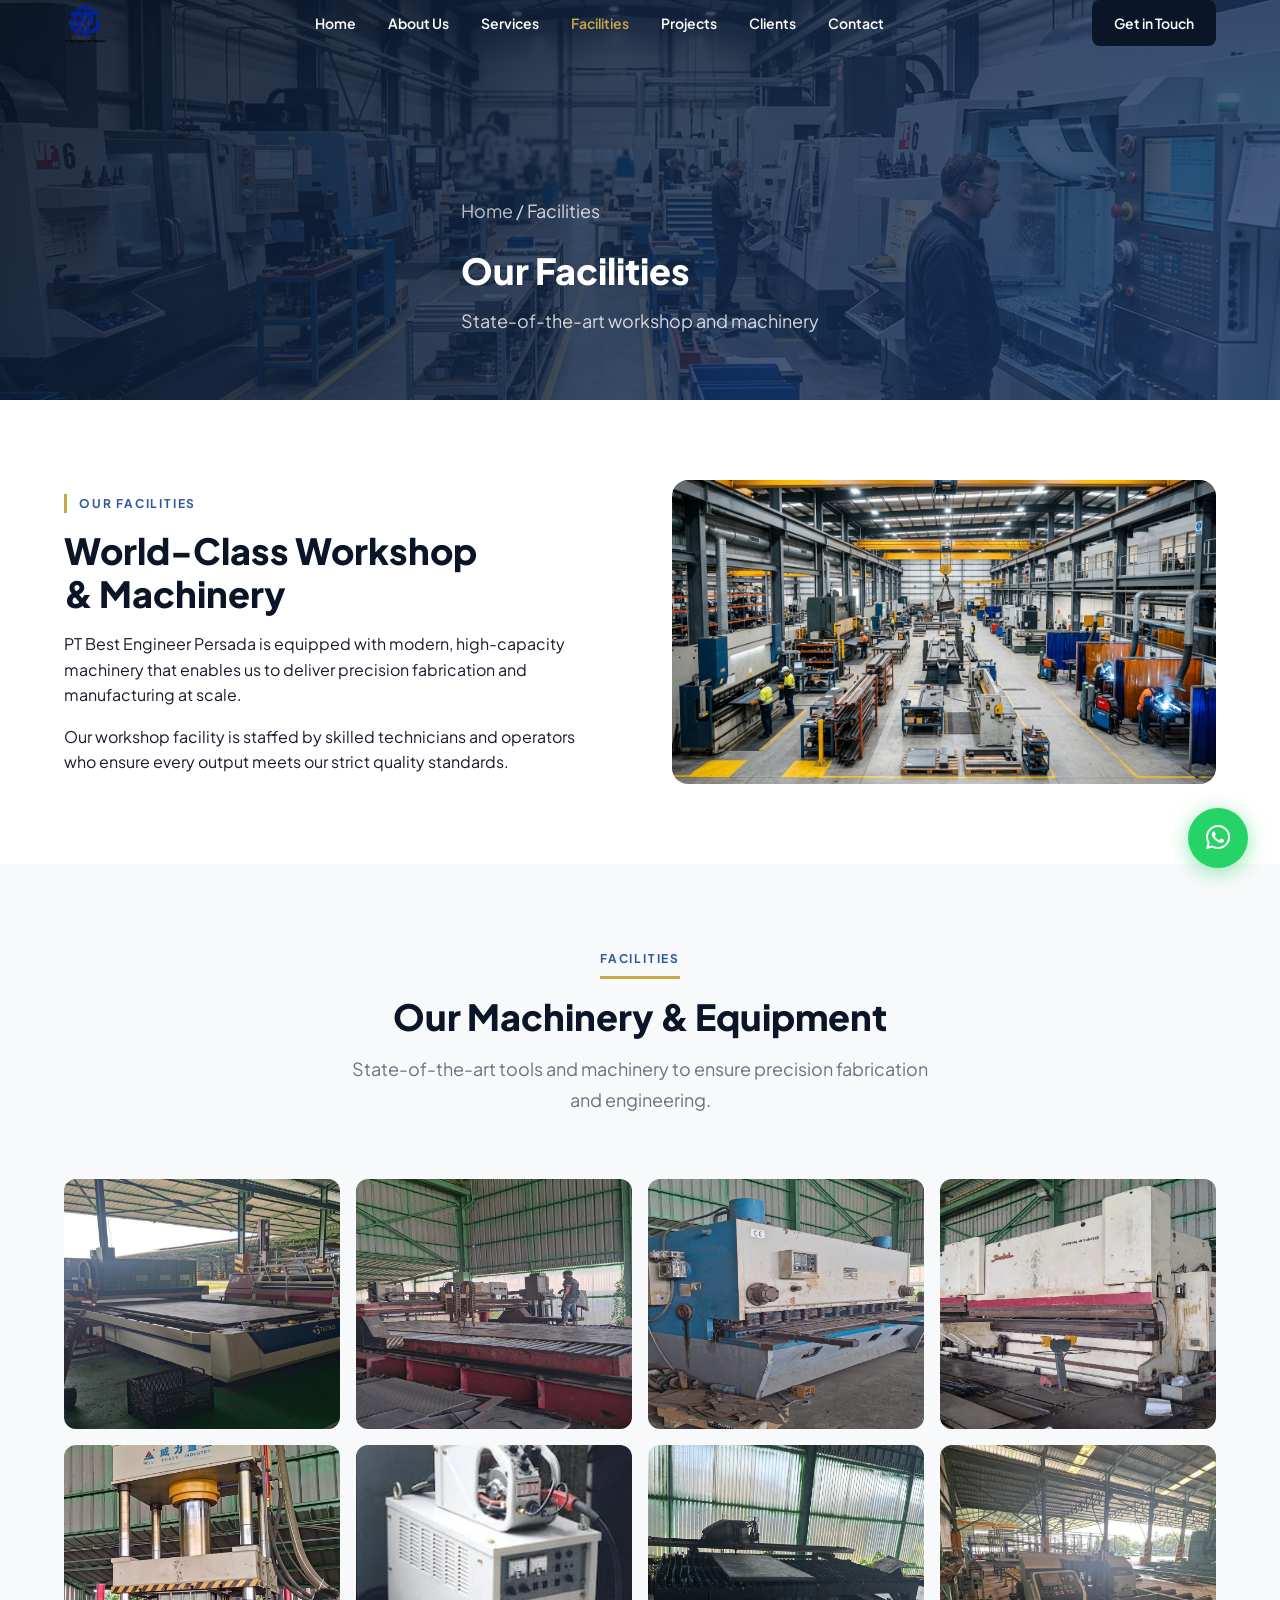
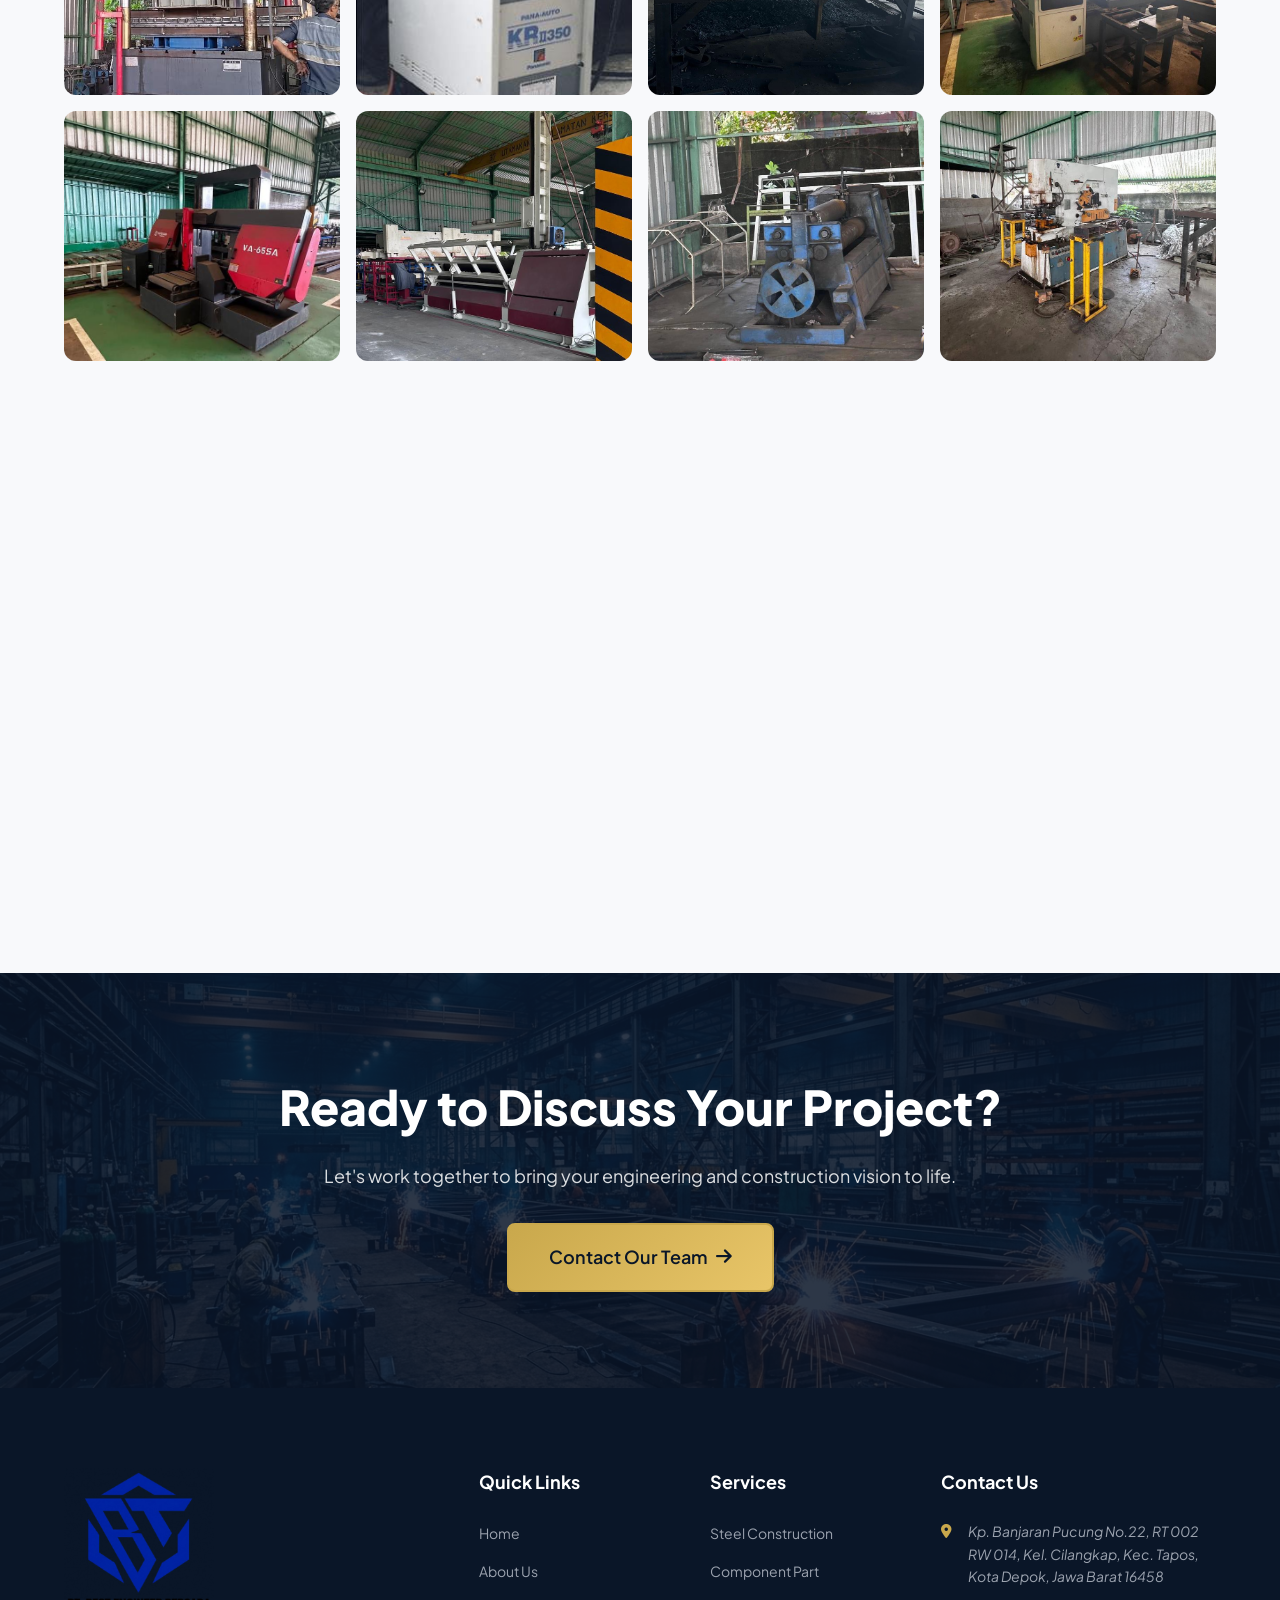
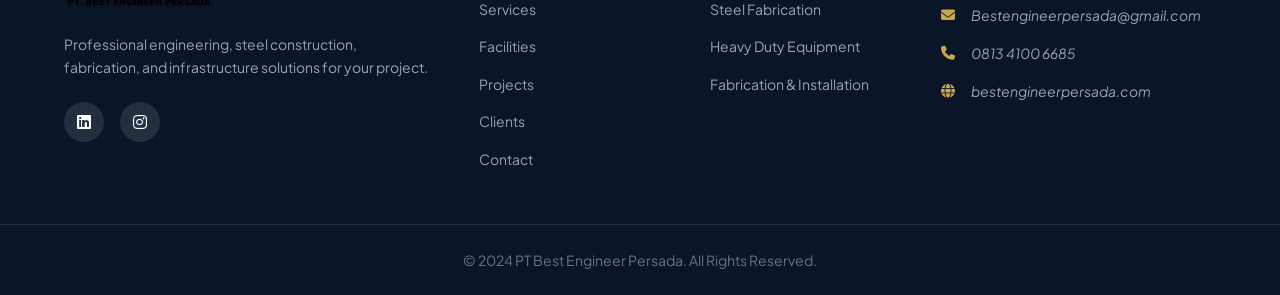
<file: facilities.html>
<!DOCTYPE html>
<html lang="en">
<head>
  <meta charset="UTF-8">
  <meta name="viewport" content="width=device-width, initial-scale=1.0">
  
  <!-- SEO -->
  <title>Facilities & Machinery — PT Best Engineer Persada</title>
  <meta name="description" content="Explore PT Best Engineer Persada's state-of-the-art workshop facilities including NC shearing machines, bending machines, welding equipment, and more.">
  <meta name="keywords" content="Steel Construction Indonesia, Industrial Fabrication, Pipe Support Fabrication, Heavy Equipment Components, PT Best Engineer Persada">
  <meta name="robots" content="index, follow">
  
  <!-- Open Graph -->
  <meta property="og:title" content="Facilities & Machinery — PT Best Engineer Persada">
  <meta property="og:description" content="Explore PT Best Engineer Persada's state-of-the-art workshop facilities including NC shearing machines, bending machines, welding equipment, and more.">
  <meta property="og:type" content="website">
  <meta property="og:url" content="https://sulis.storytech.id/facilities.html">
  <meta property="og:image" content="https://sulis.storytech.id/assets/images/og-image.jpg">
  
  <!-- Canonical -->
  <link rel="canonical" href="https://sulis.storytech.id/facilities.html">
  
  <!-- Fonts -->
  <link rel="preconnect" href="https://fonts.googleapis.com">
  <link rel="preconnect" href="https://fonts.gstatic.com" crossorigin>
  <link href="https://fonts.googleapis.com/css2?family=Plus+Jakarta+Sans:wght@400;500;600;700;800&display=swap" rel="stylesheet">
  
  <!-- Font Awesome -->
  <link rel="stylesheet" href="https://cdnjs.cloudflare.com/ajax/libs/font-awesome/6.5.0/css/all.min.css">
  
  <!-- CSS -->
  <link rel="stylesheet" href="assets/css/style.css?v=2">
</head>
<body>

  <!-- HEADER -->
  <header class="site-header" id="site-header">
    <div class="container">
      <div class="header-inner">
        <!-- Logo -->
        <a href="index.html" class="logo">
          <img src="assets/images/compro2/logo.png" alt="PT Best Engineer Persada Logo" width="160" height="50">
        </a>

        <!-- Desktop Navigation -->
        <nav class="main-nav" aria-label="Main navigation">
          <ul class="nav-list">
            <li><a href="index.html" class="nav-link">Home</a></li>
            <li><a href="about.html" class="nav-link">About Us</a></li>
            <li><a href="services.html" class="nav-link">Services</a></li>
            <li><a href="facilities.html" class="nav-link active">Facilities</a></li>
            <li><a href="projects.html" class="nav-link">Projects</a></li>
            <li><a href="clients.html" class="nav-link">Clients</a></li>
            <li><a href="contact.html" class="nav-link">Contact</a></li>
          </ul>
        </nav>

        <!-- CTA + Hamburger -->
        <div class="header-actions">
          <a href="contact.html" class="btn btn-primary btn-sm">Get in Touch</a>
          <button class="hamburger" id="hamburger" aria-label="Toggle menu">
            <span></span><span></span><span></span>
          </button>
        </div>
      </div>
    </div>

    <!-- Mobile Menu -->
    <div class="mobile-menu" id="mobile-menu">
      <ul>
        <li><a href="index.html">Home</a></li>
        <li><a href="about.html">About Us</a></li>
        <li><a href="services.html">Services</a></li>
        <li><a href="facilities.html">Facilities</a></li>
        <li><a href="projects.html">Projects</a></li>
        <li><a href="clients.html">Clients</a></li>
        <li><a href="contact.html">Contact</a></li>
      </ul>
      <a href="contact.html" class="btn btn-primary">Get in Touch</a>
    </div>
  </header>

  <!-- PAGE HERO -->
  <section class="page-hero">
    <div class="page-hero-bg">
      <img src="assets/images/facilities-hero.jpg?v=2" alt="Facilities PT Best Engineer Persada">
      <div class="page-hero-overlay"></div>
    </div>
    <div class="container">
      <div class="page-hero-content animate-fade-up">
        <p class="breadcrumb"><a href="index.html">Home</a> / Facilities</p>
        <h1>Our Facilities</h1>
        <p>State-of-the-art workshop and machinery</p>
      </div>
    </div>
  </section>

  <!-- WORKSHOP OVERVIEW -->
  <section class="workshop-overview section-padding">
    <div class="container">
      <div class="overview-2col">
        <div class="animate-fade-up">
          <div class="section-label">Our Facilities</div>
          <h2 class="section-title">World-Class Workshop<br>& Machinery</h2>
          <p>PT Best Engineer Persada is equipped with modern, high-capacity machinery that enables us to deliver precision fabrication and manufacturing at scale.</p>
          <p style="margin-top:1rem;">Our workshop facility is staffed by skilled technicians and operators who ensure every output meets our strict quality standards.</p>
        </div>
        <div class="workshop-image animate-fade-in delay-200">
          <img src="assets/images/workshop-main.jpg?v=2" alt="Workshop PT Best Engineer Persada" loading="lazy">
        </div>
      </div>
    </div>
  </section>

    <!-- FACILITY GALLERY -->
  <section class="facility-gallery section-padding" style="background: var(--color-bg-subtle);">
    <div class="container">
      <div class="section-header-center animate-fade-up">
        <div class="section-label">Facilities</div>
        <h2 class="section-title">Our Machinery & Equipment</h2>
        <p class="section-subtitle">State-of-the-art tools and machinery to ensure precision fabrication and engineering.</p>
      </div>
      <div class="gallery-grid">
        <div class="gallery-item animate-fade-up delay-100">
          <img src="assets/images/compro2/facilities/fac-1.jpeg" alt="Cutting CNC Laser" loading="lazy">
          <div class="gallery-caption">Cutting CNC Laser</div>
        </div>
        <div class="gallery-item animate-fade-up delay-100">
          <img src="assets/images/compro2/facilities/fac-2.jpeg" alt="Cutting CNC Plasma" loading="lazy">
          <div class="gallery-caption">Cutting CNC Plasma</div>
        </div>
        <div class="gallery-item animate-fade-up delay-100">
          <img src="assets/images/compro2/facilities/fac-3.jpeg" alt="Shering Machine NC" loading="lazy">
          <div class="gallery-caption">Shering Machine NC</div>
        </div>
        <div class="gallery-item animate-fade-up delay-100">
          <img src="assets/images/compro2/facilities/fac-4.jpeg" alt="Banding Machine 8 meter" loading="lazy">
          <div class="gallery-caption">Banding Machine 8 meter</div>
        </div>
        <div class="gallery-item animate-fade-up delay-100">
          <img src="assets/images/compro2/facilities/fac-5.jpeg" alt="Press Brake Machine" loading="lazy">
          <div class="gallery-caption">Press Brake Machine</div>
        </div>
        <div class="gallery-item animate-fade-up delay-100">
          <img src="assets/images/compro2/facilities/fac-6.jpeg" alt="GMAW Machine Welding" loading="lazy">
          <div class="gallery-caption">GMAW Machine Welding</div>
        </div>
        <div class="gallery-item animate-fade-up delay-100">
          <img src="assets/images/compro2/facilities/fac-7.jpeg" alt="NC Cutting Flame" loading="lazy">
          <div class="gallery-caption">NC Cutting Flame</div>
        </div>
        <div class="gallery-item animate-fade-up delay-100">
          <img src="assets/images/compro2/facilities/fac-8.jpeg" alt="Machine Saw" loading="lazy">
          <div class="gallery-caption">Machine Saw</div>
        </div>
        <div class="gallery-item animate-fade-up delay-100">
          <img src="assets/images/compro2/facilities/fac-9.jpeg" alt="Machine Saw" loading="lazy">
          <div class="gallery-caption">Machine Saw</div>
        </div>
        <div class="gallery-item animate-fade-up delay-100">
          <img src="assets/images/compro2/facilities/fac-10.jpeg" alt="NC Roll Machine 3 meter" loading="lazy">
          <div class="gallery-caption">NC Roll Machine 3 meter</div>
        </div>
        <div class="gallery-item animate-fade-up delay-100">
          <img src="assets/images/compro2/facilities/fac-11.jpeg" alt="Manual Roll Machine" loading="lazy">
          <div class="gallery-caption">Manual Roll Machine</div>
        </div>
        <div class="gallery-item animate-fade-up delay-100">
          <img src="assets/images/compro2/facilities/fac-12.jpeg" alt="Cutting Profile Machine" loading="lazy">
          <div class="gallery-caption">Cutting Profile Machine</div>
        </div>
        <div class="gallery-item animate-fade-up delay-100">
          <img src="assets/images/compro2/facilities/fac-13.jpeg" alt="Bending Machine 3 meter" loading="lazy">
          <div class="gallery-caption">Bending Machine 3 meter</div>
        </div>
        <div class="gallery-item animate-fade-up delay-100">
          <img src="assets/images/compro2/facilities/fac-14.jpeg" alt="Shering Machine NC" loading="lazy">
          <div class="gallery-caption">Shering Machine NC</div>
        </div>
        <div class="gallery-item animate-fade-up delay-100">
          <img src="assets/images/compro2/facilities/fac-15.jpeg" alt="Punch Machine" loading="lazy">
          <div class="gallery-caption">Punch Machine</div>
        </div>
        <div class="gallery-item animate-fade-up delay-100">
          <img src="assets/images/compro2/facilities/fac-16.jpeg" alt="Manual Drill Machine" loading="lazy">
          <div class="gallery-caption">Manual Drill Machine</div>
        </div>
        <div class="gallery-item animate-fade-up delay-100">
          <img src="assets/images/compro2/facilities/fac-17.jpeg" alt="Manual Roll Machine" loading="lazy">
          <div class="gallery-caption">Manual Roll Machine</div>
        </div>
      </div>
    </div>
  </section>

  <!-- CTA -->
  <section class="cta-section">
    <div class="cta-bg">
      <img src="assets/images/cta-bg.jpg?v=2" alt="Construction background" loading="lazy">
      <div class="cta-overlay"></div>
    </div>
    <div class="container">
      <div class="cta-content animate-fade-up">
        <h2>Ready to Discuss Your Project?</h2>
        <p>Let's work together to bring your engineering and construction vision to life.</p>
        <a href="contact.html" class="btn btn-gold btn-lg">Contact Our Team <i class="fa-solid fa-arrow-right"></i></a>
      </div>
    </div>
  </section>

  <!-- FOOTER -->
  <footer class="site-footer">
    <div class="footer-main">
      <div class="container">
        <div class="footer-grid">
          <!-- Col 1 -->
          <div class="footer-brand">
            <a href="index.html"><img src="assets/images/compro2/logo.png" alt="Logo" width="150"></a>
            <p>Professional engineering, steel construction, fabrication, and infrastructure solutions for your project.</p>
            <div class="footer-social">
              <a href="#" aria-label="LinkedIn"><i class="fa-brands fa-linkedin"></i></a>
              <a href="#" aria-label="Instagram"><i class="fa-brands fa-instagram"></i></a>
            </div>
          </div>

          <!-- Col 2 -->
          <div class="footer-col">
            <h4>Quick Links</h4>
            <ul>
              <li><a href="index.html">Home</a></li>
              <li><a href="about.html">About Us</a></li>
              <li><a href="services.html">Services</a></li>
              <li><a href="facilities.html">Facilities</a></li>
              <li><a href="projects.html">Projects</a></li>
              <li><a href="clients.html">Clients</a></li>
              <li><a href="contact.html">Contact</a></li>
            </ul>
          </div>

          <!-- Col 3 -->
          <div class="footer-col">
            <h4>Services</h4>
            <ul>
              <li><a href="services.html">Steel Construction</a></li>
              <li><a href="services.html">Component Part</a></li>
              <li><a href="services.html">Steel Fabrication</a></li>
              <li><a href="projects.html">Heavy Duty Equipment</a></li>
              <li><a href="projects.html">Fabrication &amp; Installation</a></li>
            </ul>
          </div>

          <!-- Col 4 -->
          <div class="footer-col">
            <h4>Contact Us</h4>
            <address>
              <p><i class="fa-solid fa-location-dot"></i> <span>Kp. Banjaran Pucung No.22, RT 002 RW 014, Kel. Cilangkap, Kec. Tapos, Kota Depok, Jawa Barat 16458</span></p>
              <p><i class="fa-solid fa-envelope"></i> <a href="mailto:Bestengineerpersada@gmail.com">Bestengineerpersada@gmail.com</a></p>
              <p><i class="fa-solid fa-phone"></i> <a href="tel:+6281341006685">0813 4100 6685</a></p>
              <p><i class="fa-solid fa-globe"></i> bestengineerpersada.com</p>
            </address>
          </div>
        </div>
      </div>
    </div>

    <div class="footer-bottom">
      <div class="container">
        <p>&copy; 2024 PT Best Engineer Persada. All Rights Reserved.</p>
      </div>
    </div>
  </footer>

  <!-- WHATSAPP BUTTON -->
  <a
    href="https://wa.me/6281341006685?text=Hello%20PT%20Best%20Engineer%20Persada%2C%20I%20would%20like%20to%20discuss%20my%20project."
    class="whatsapp-float"
    target="_blank"
    rel="noopener noreferrer"
    aria-label="Chat on WhatsApp"
  >
    <i class="fa-brands fa-whatsapp"></i>
    <span class="wa-tooltip">Chat with Us</span>
  </a>
  
  <script src="assets/js/main.js"></script>
</body>
</html>
</file>
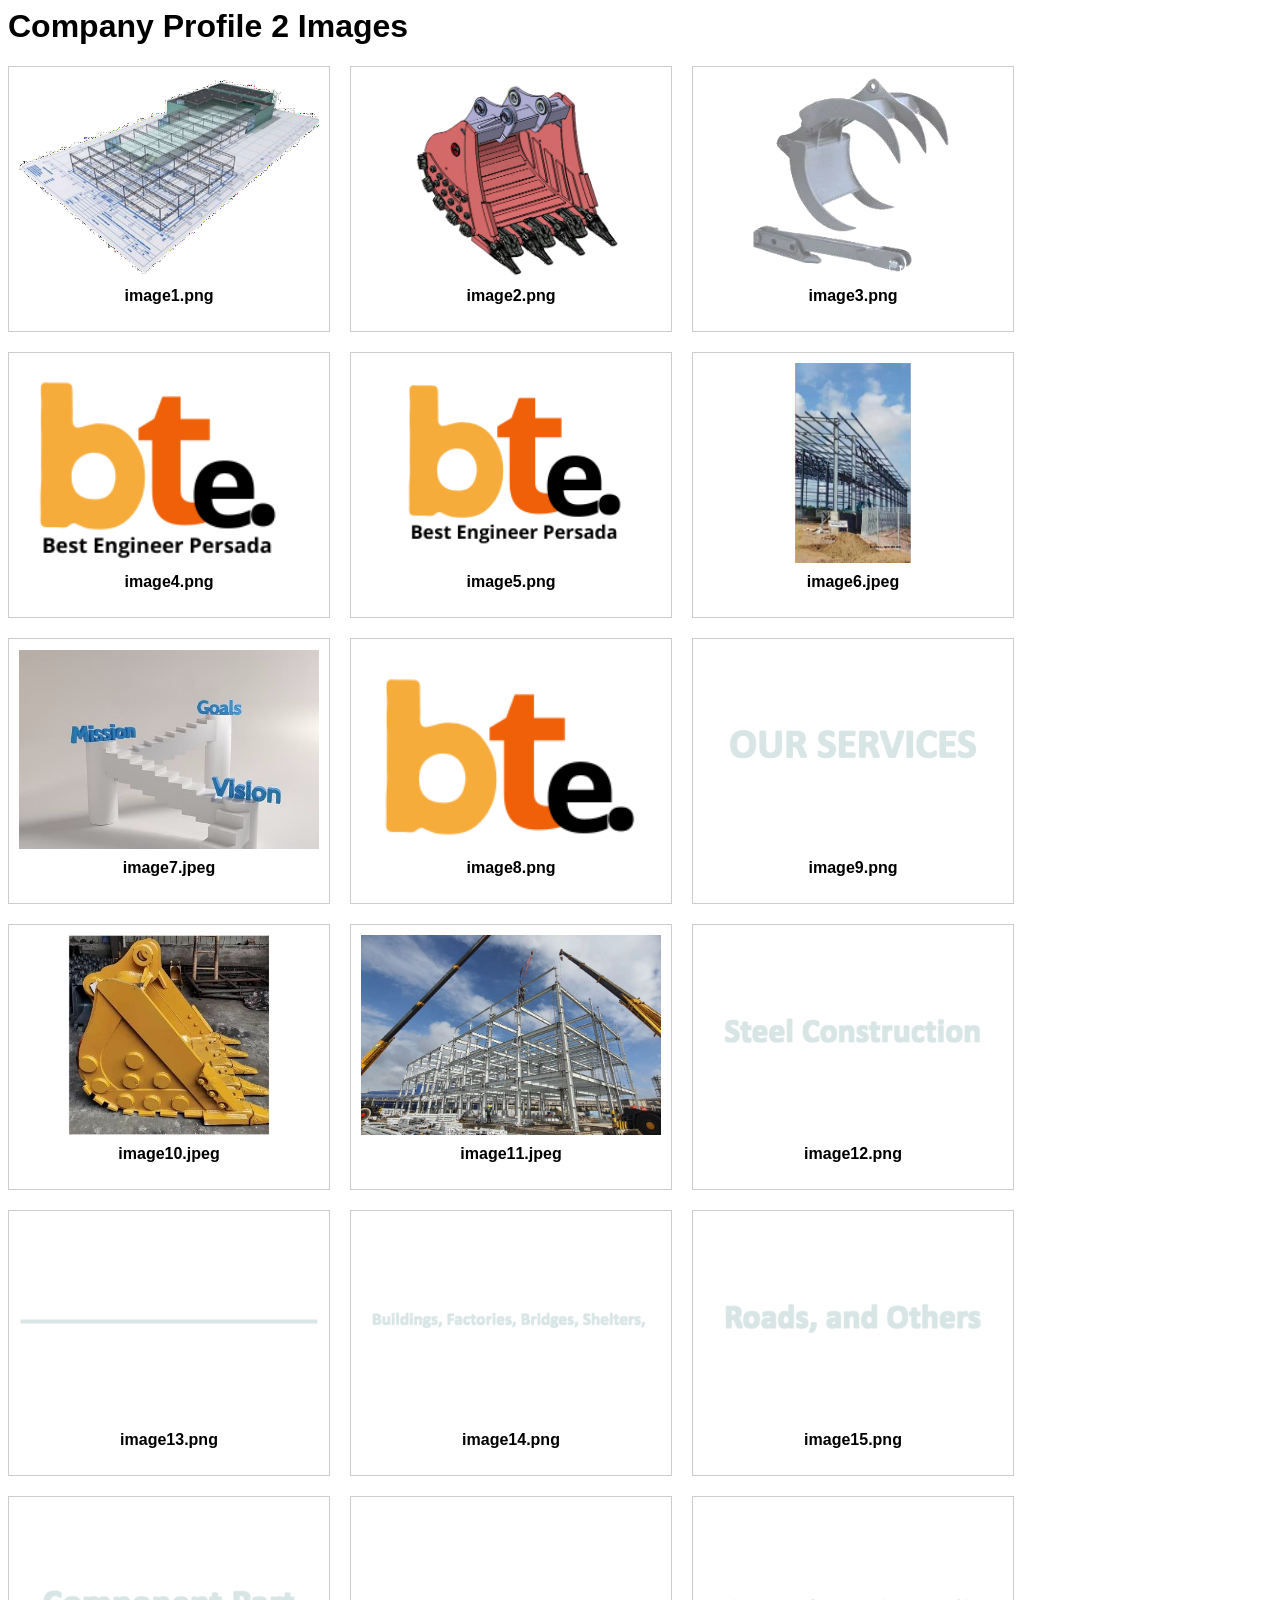
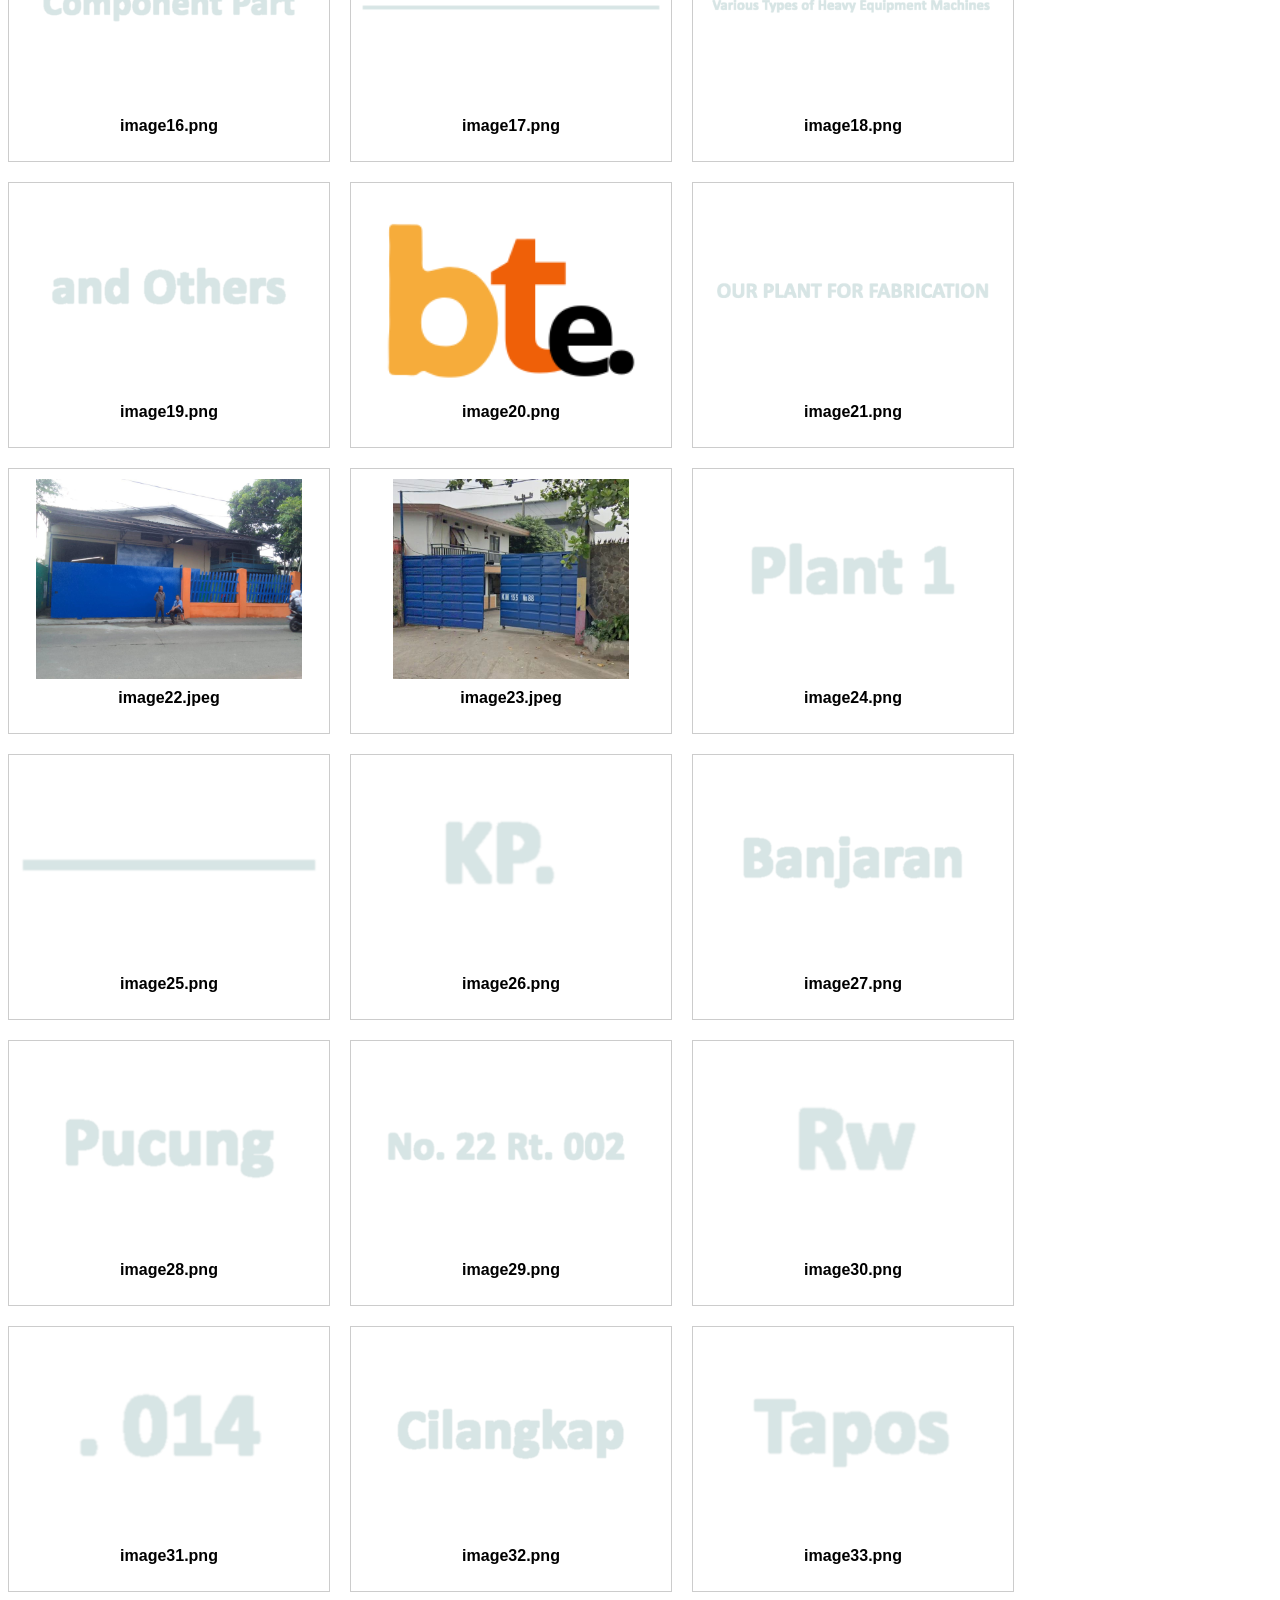
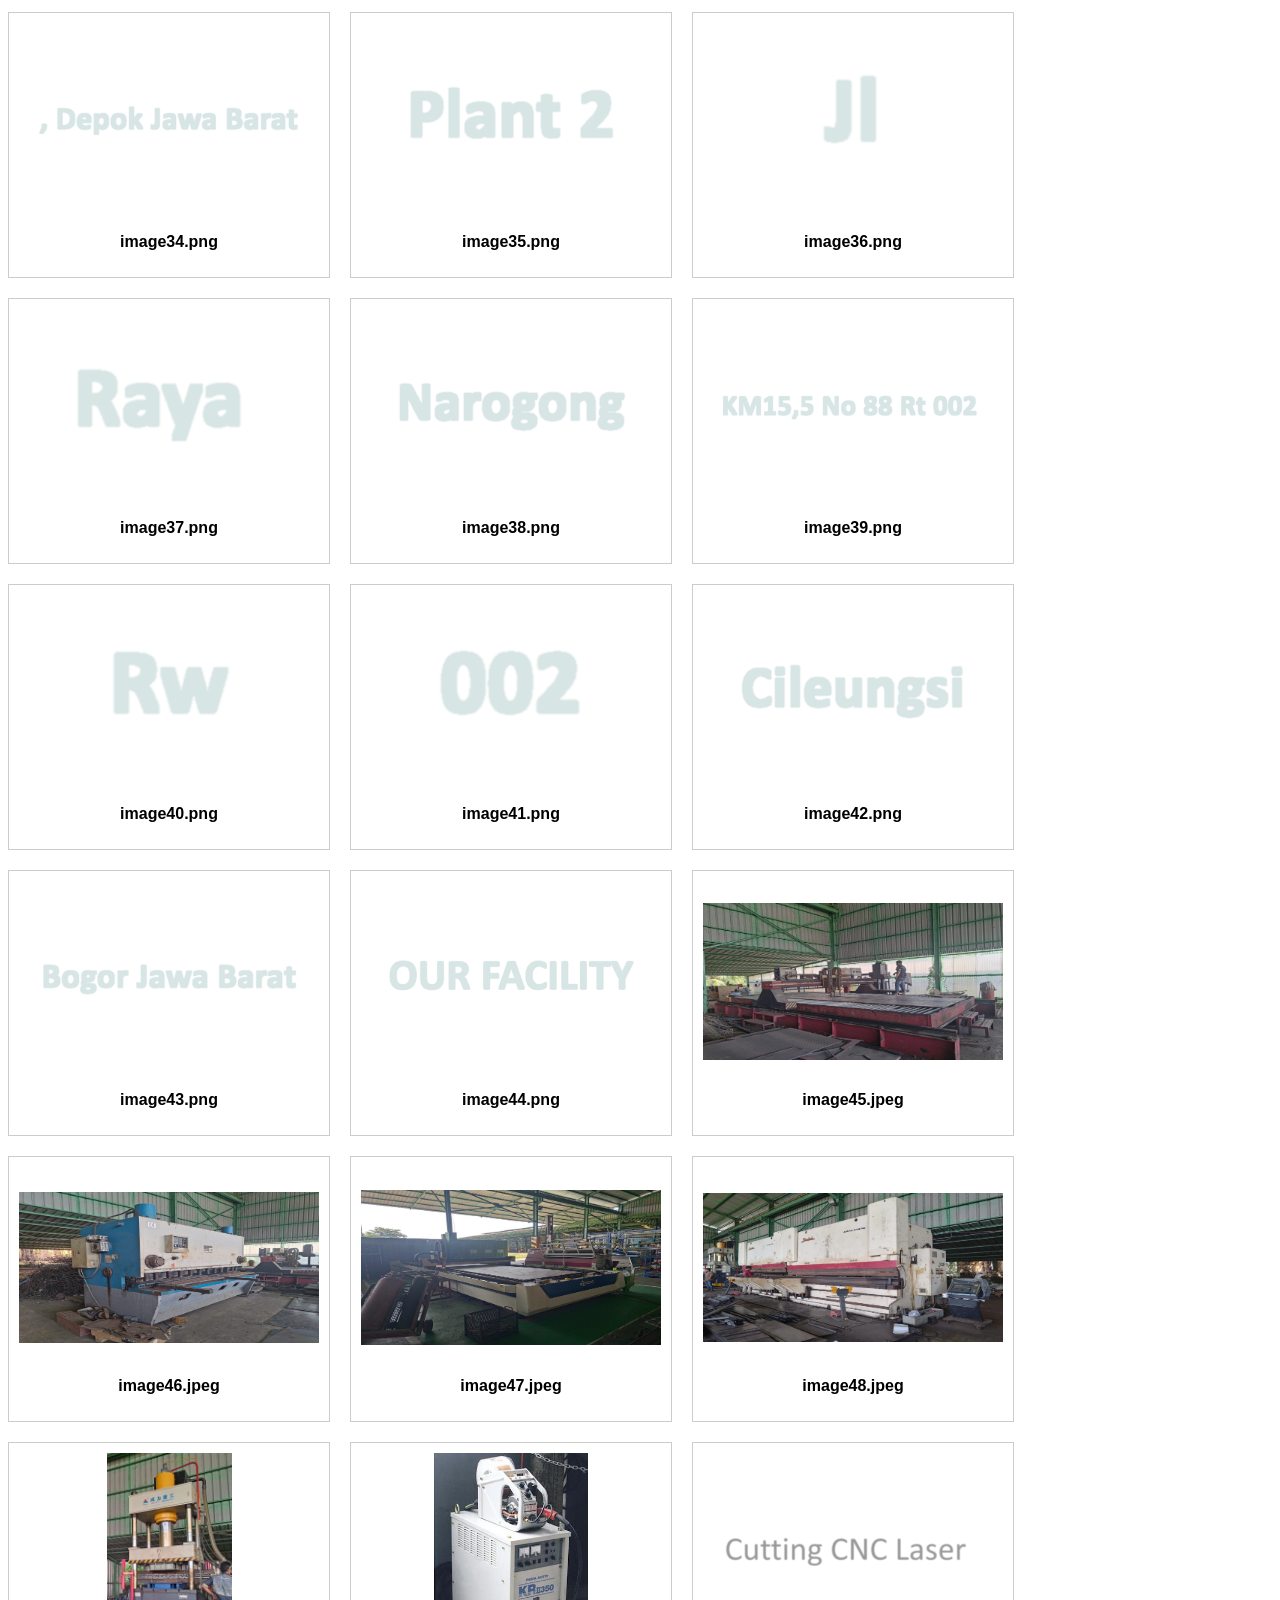
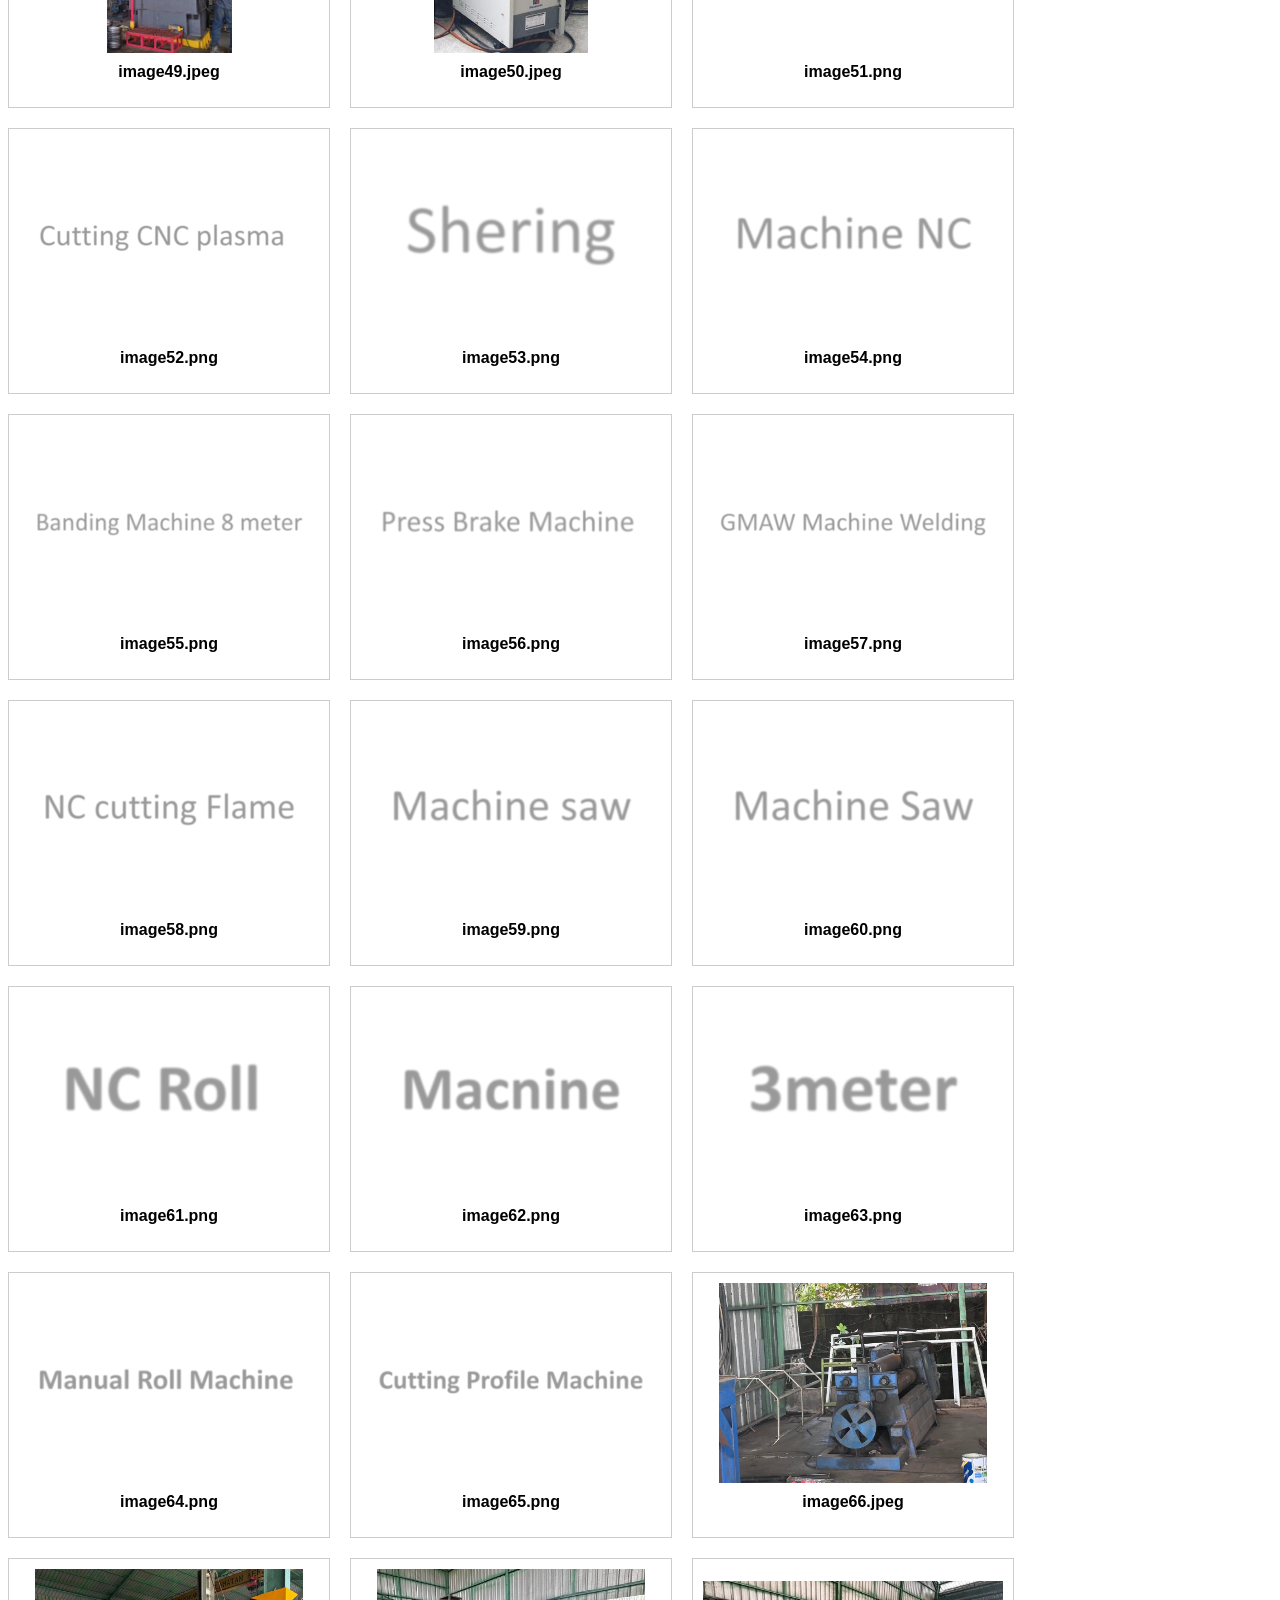
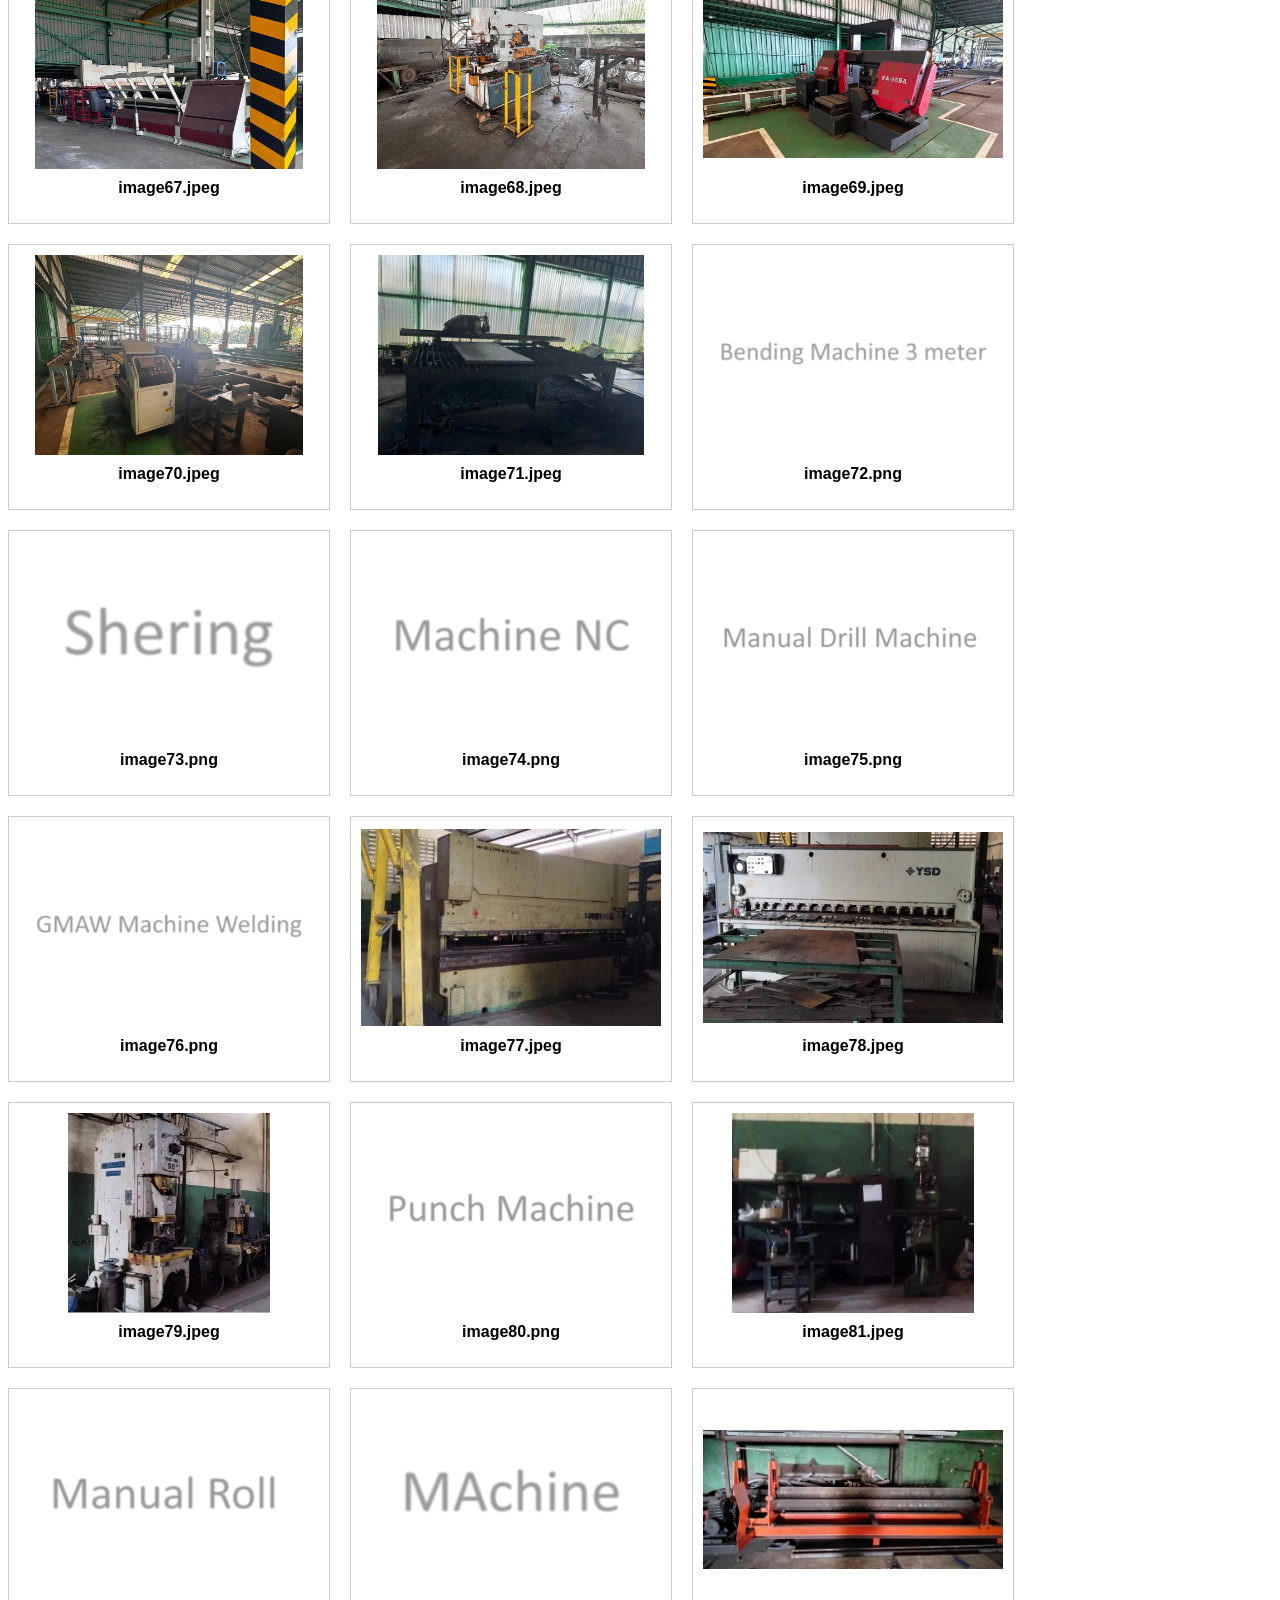
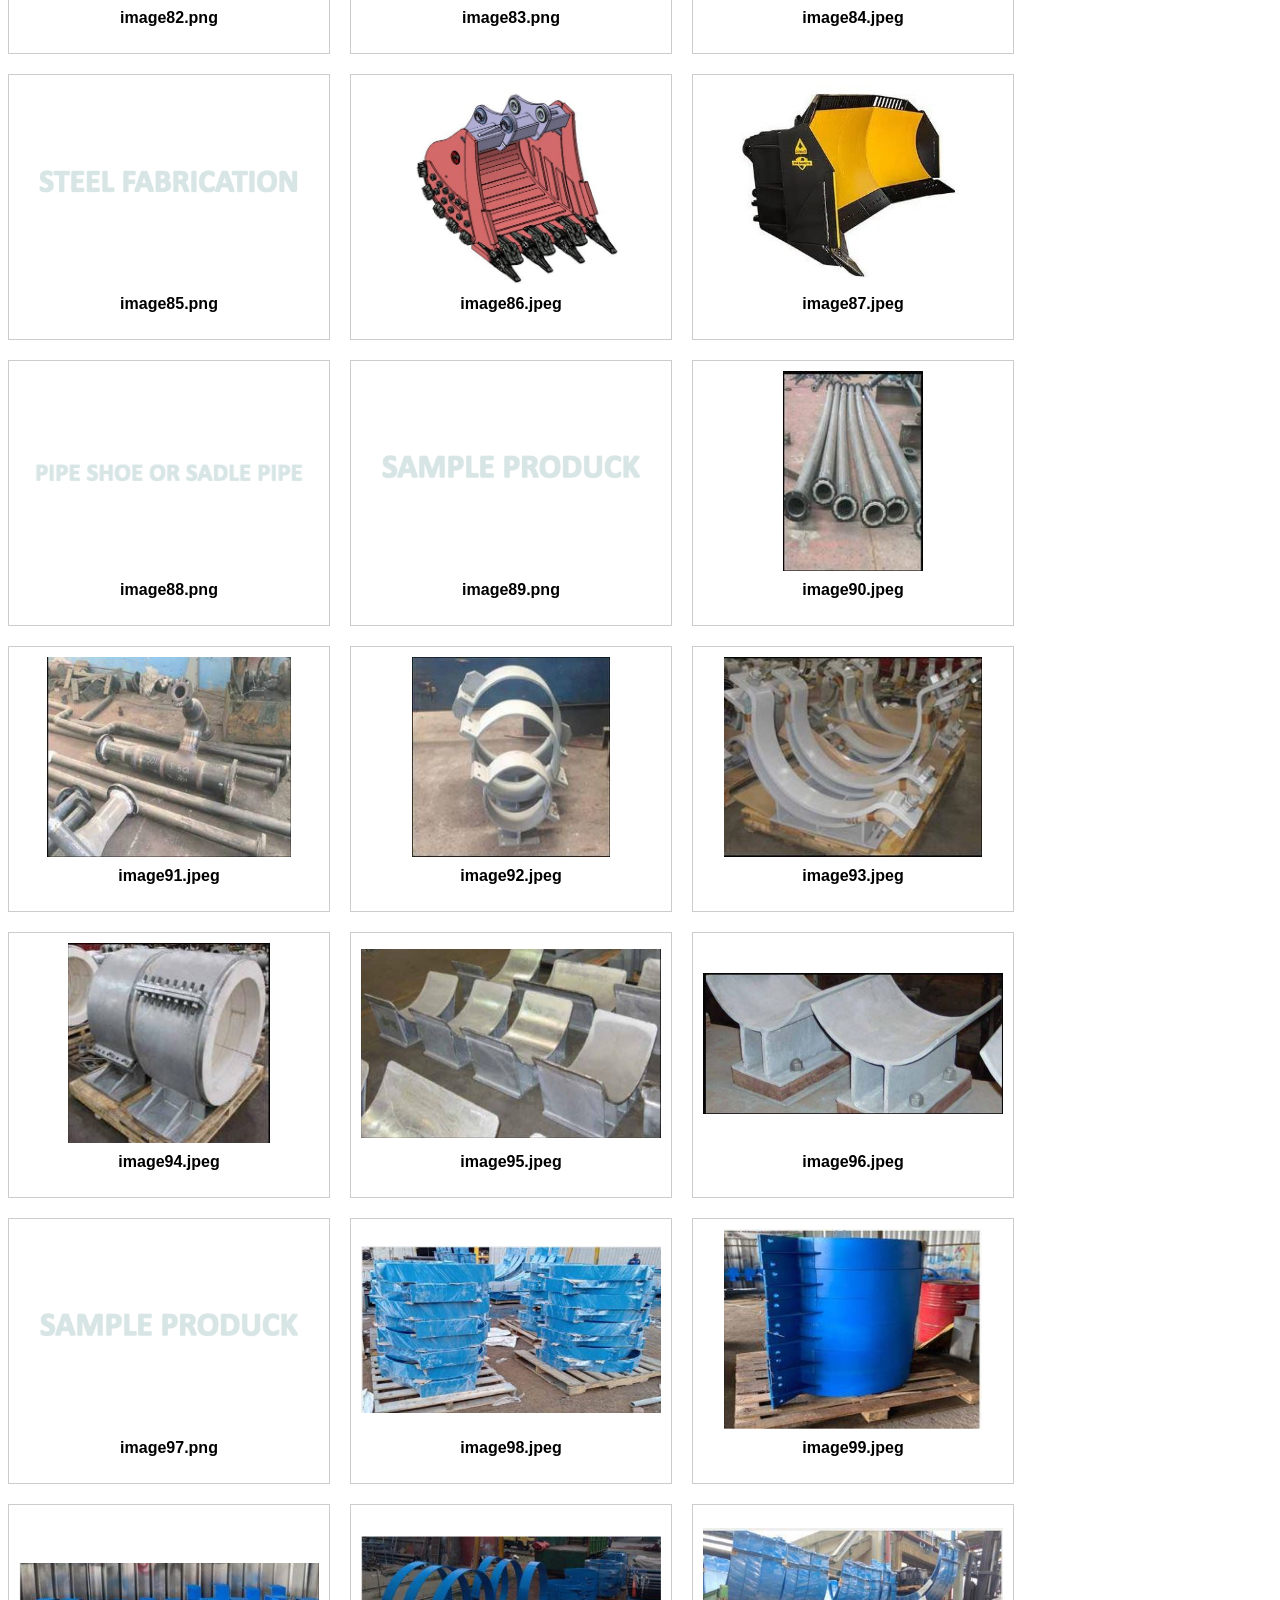
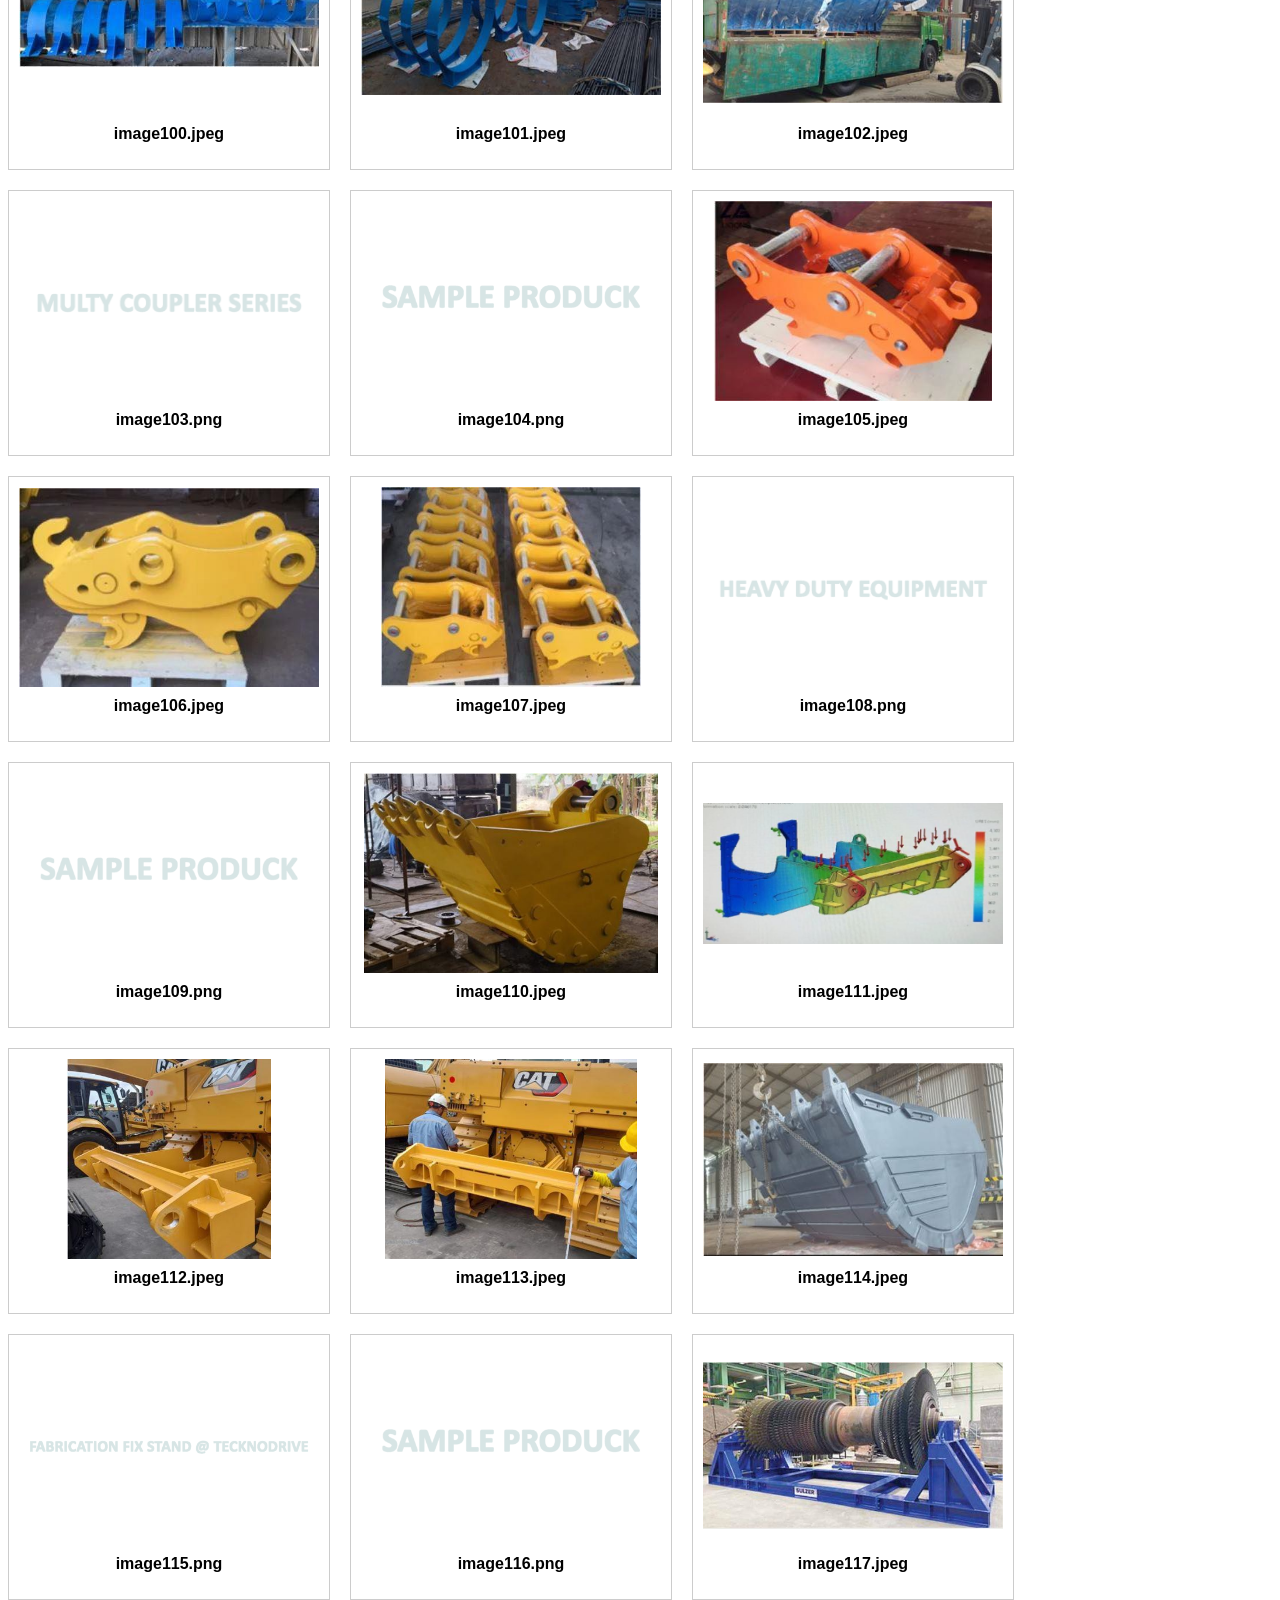
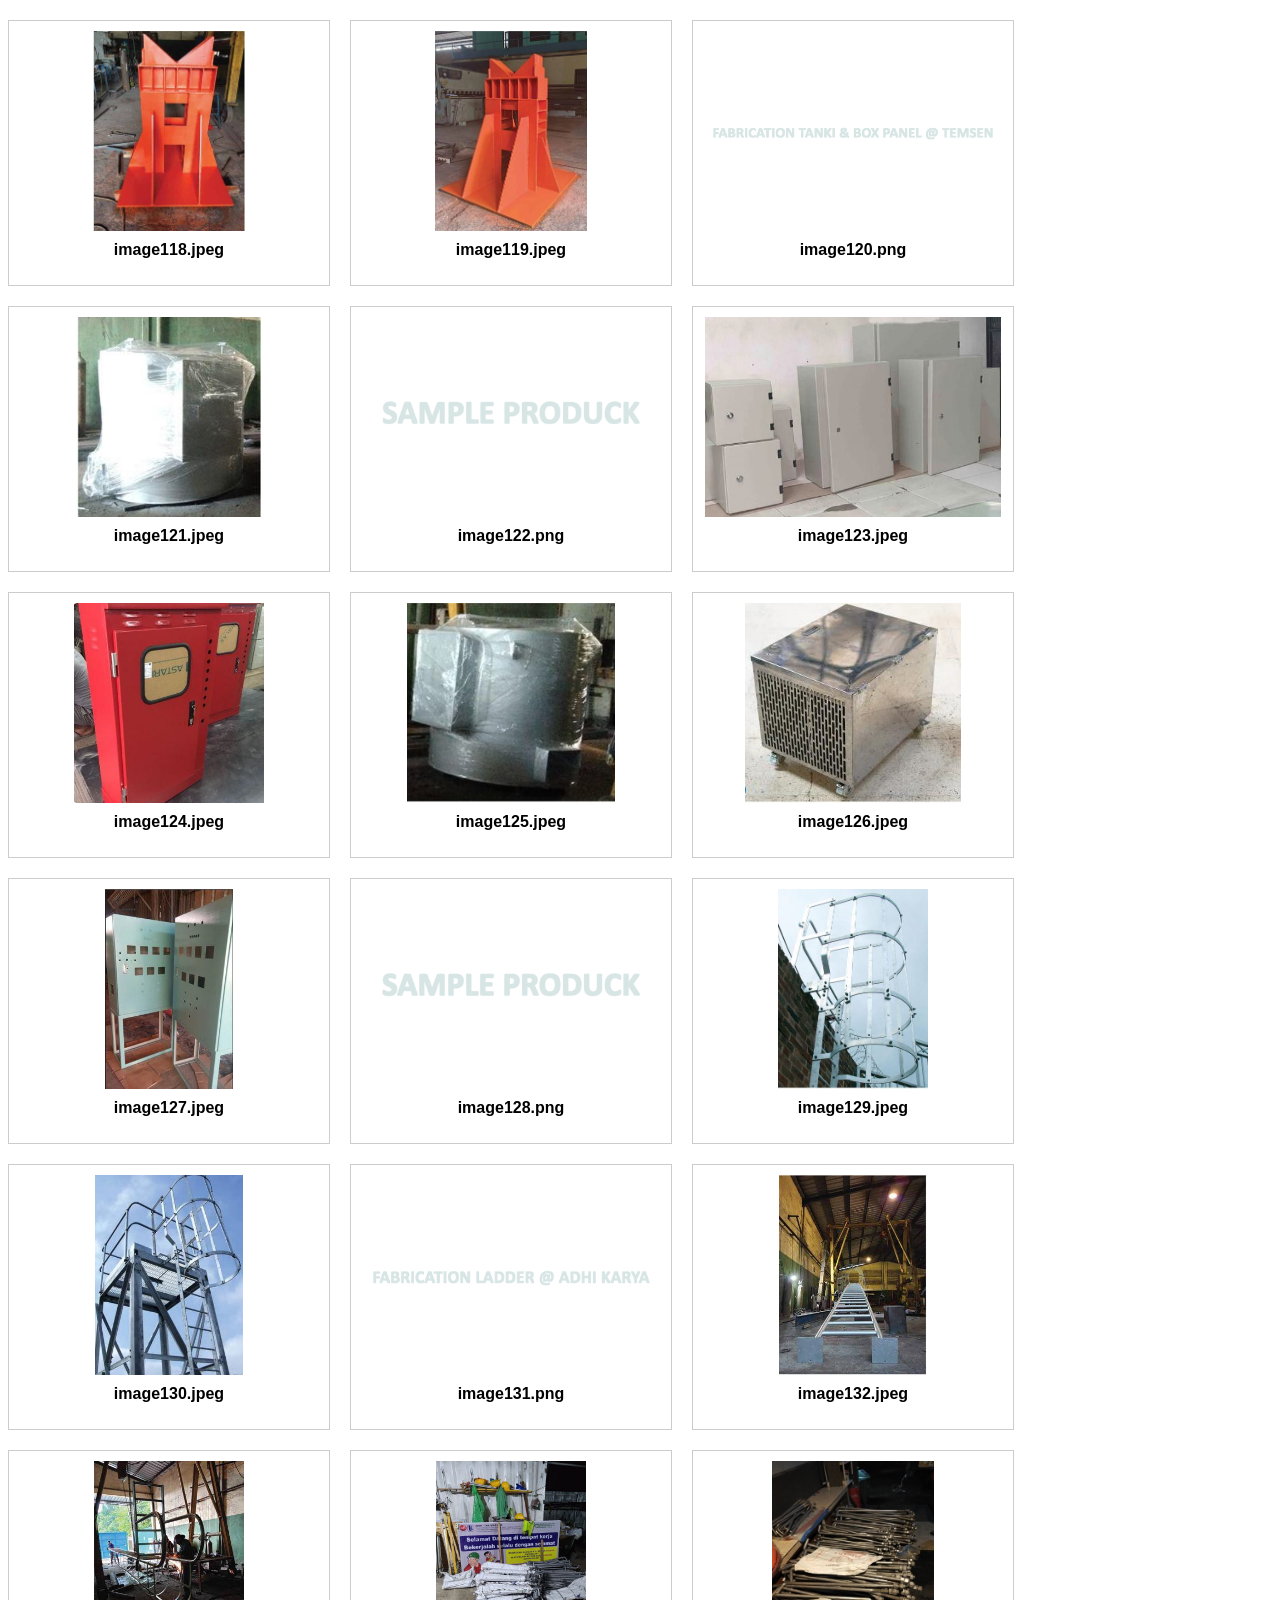
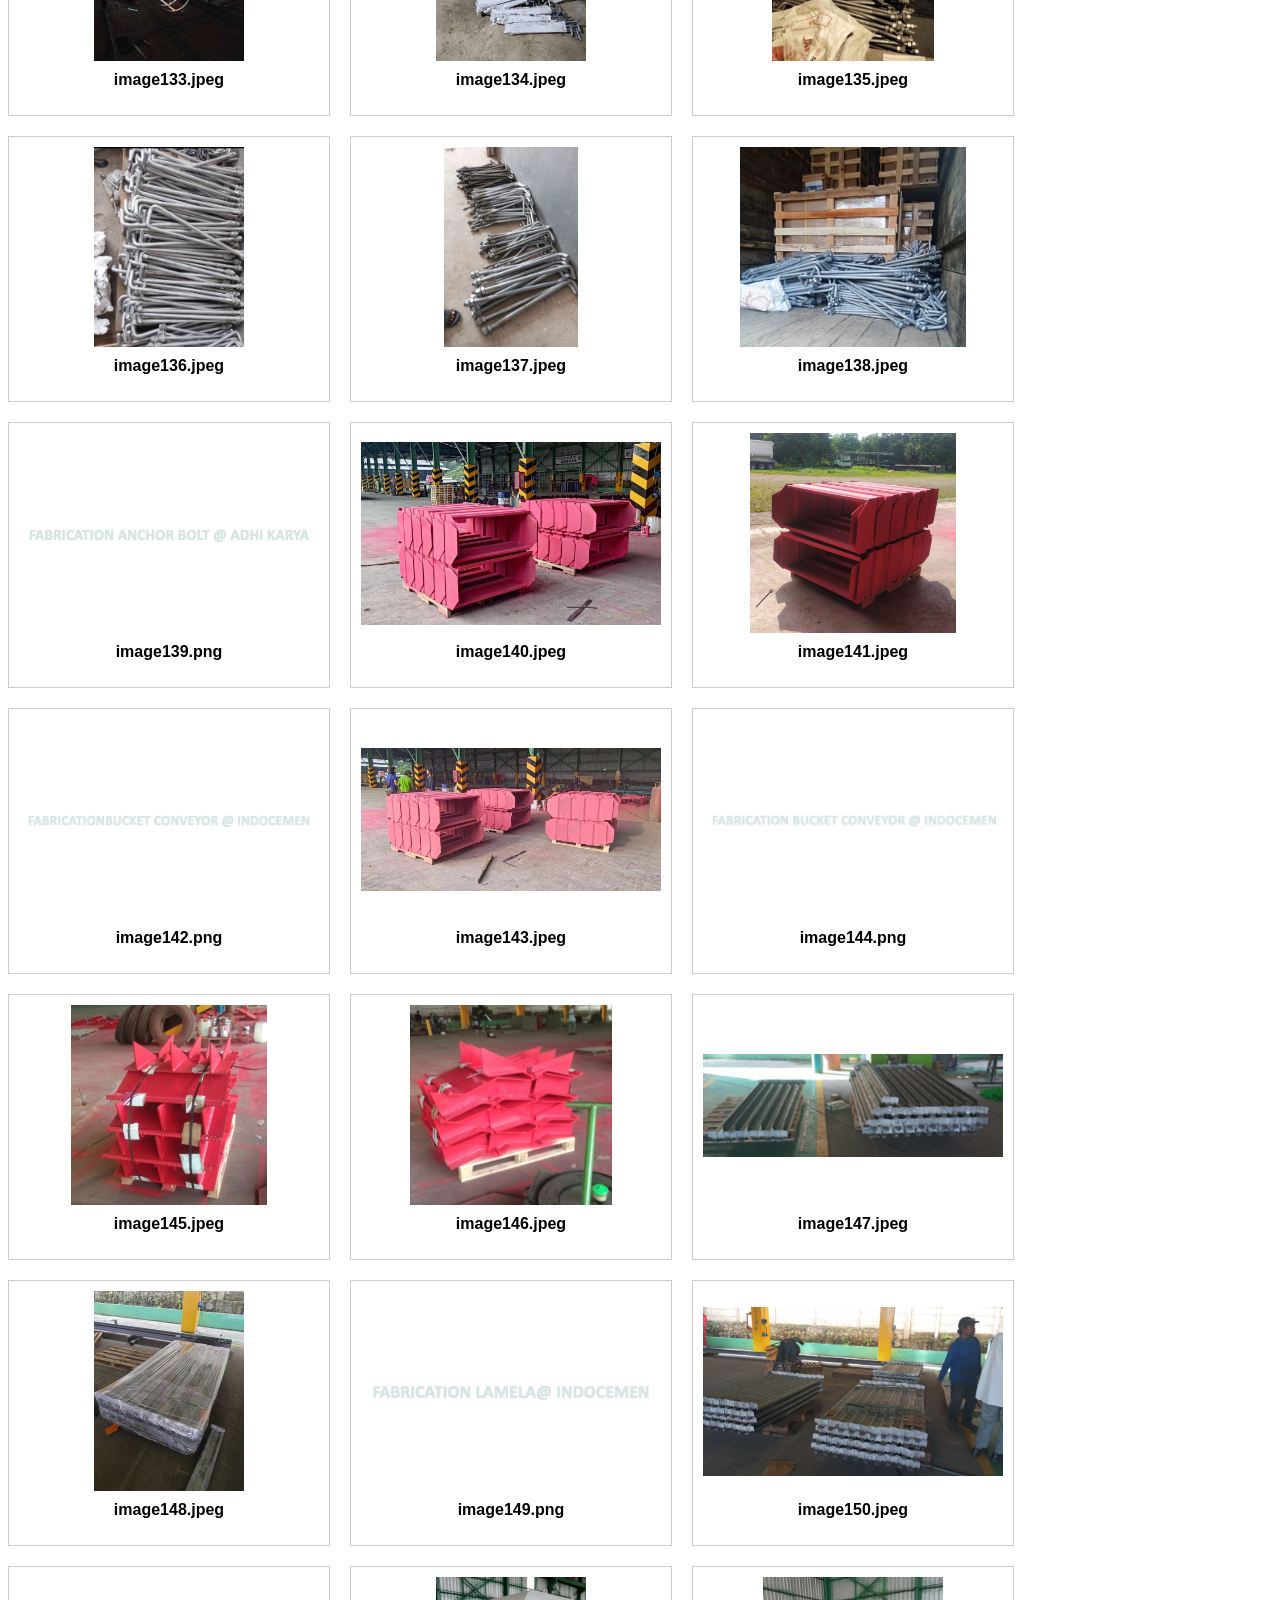
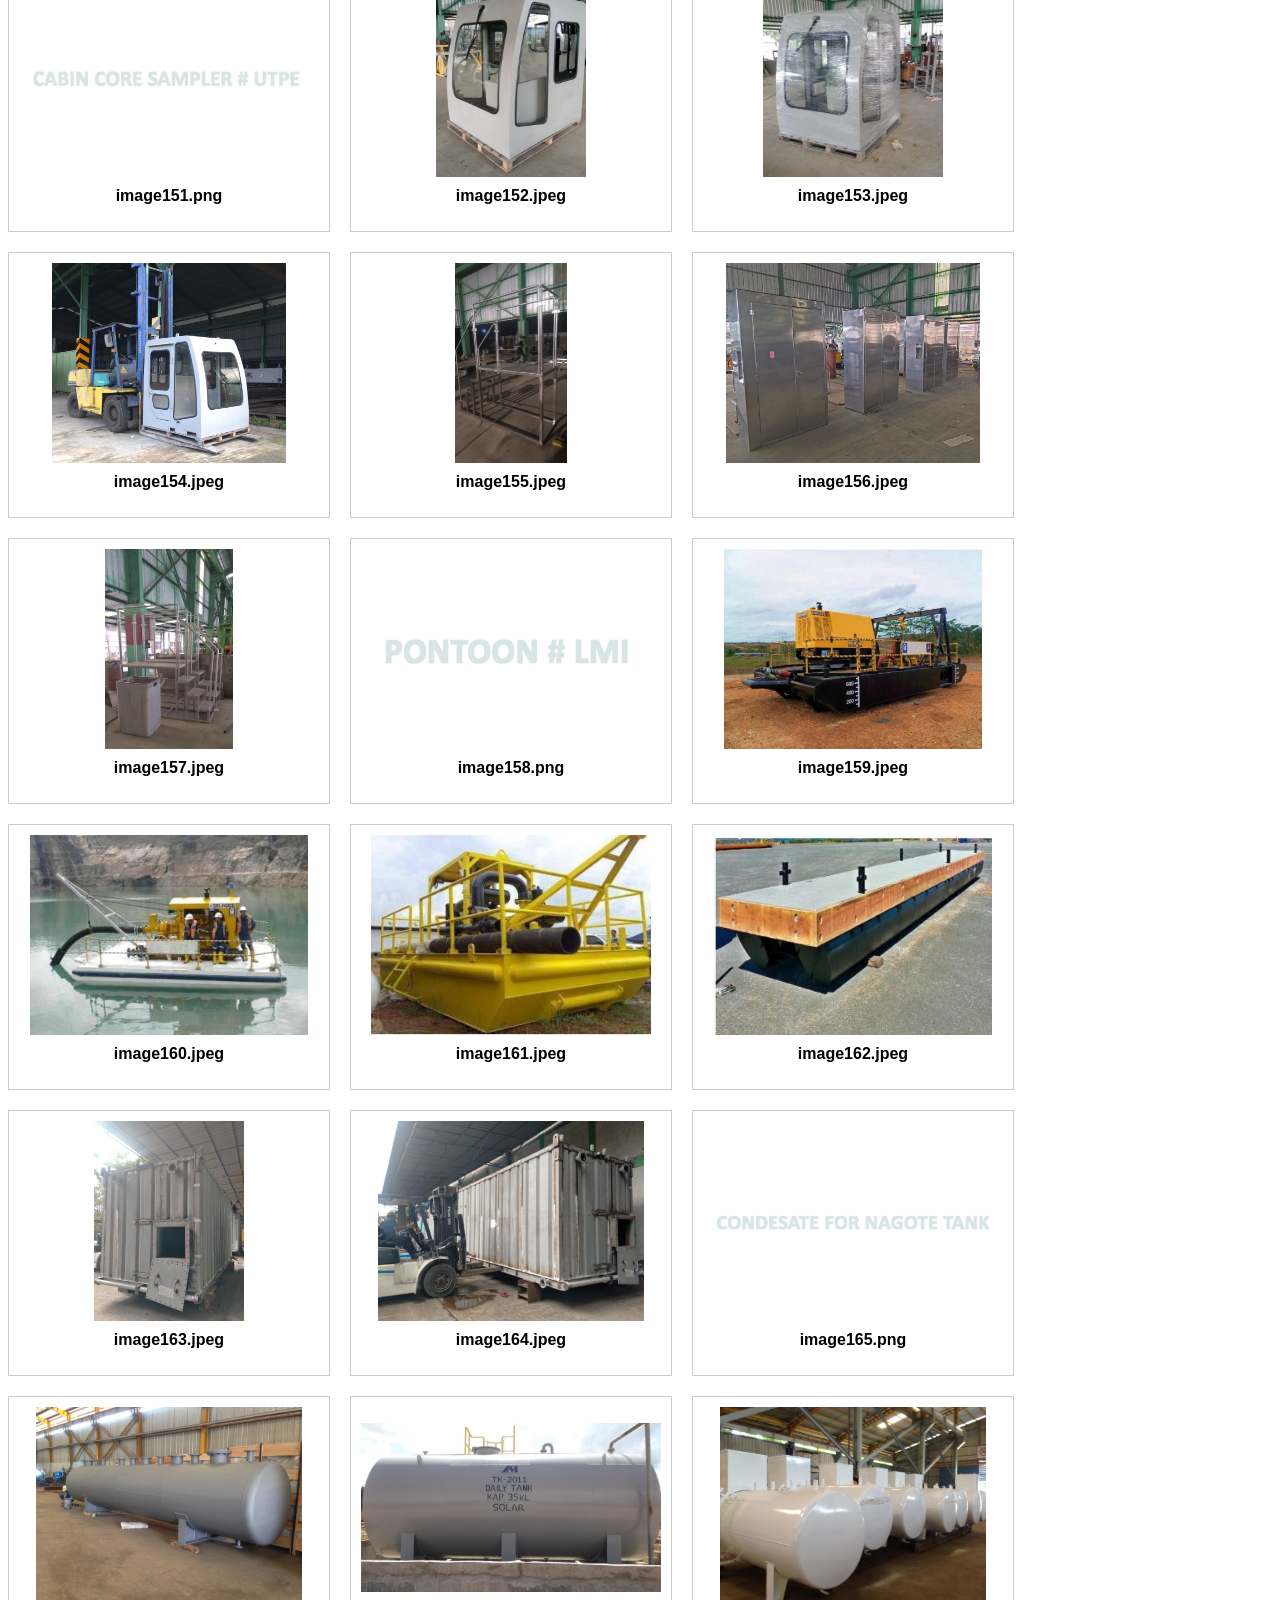
<file: gallery2.html>
<html><head><title>Gallery 2</title><style>body { font-family: sans-serif; } .gallery { display: flex; flex-wrap: wrap; gap: 20px; } .item { border: 1px solid #ccc; padding: 10px; width: 300px; text-align: center; } .item img { max-width: 100%; height: 200px; object-fit: contain; } .item p { font-weight: bold; margin-top: 10px; }</style></head><body><h1>Company Profile 2 Images</h1><div class='gallery'><div class='item'><img src='assets/images/extracted2/image1.png' alt='image1.png'><p>image1.png</p></div><div class='item'><img src='assets/images/extracted2/image2.png' alt='image2.png'><p>image2.png</p></div><div class='item'><img src='assets/images/extracted2/image3.png' alt='image3.png'><p>image3.png</p></div><div class='item'><img src='assets/images/extracted2/image4.png' alt='image4.png'><p>image4.png</p></div><div class='item'><img src='assets/images/extracted2/image5.png' alt='image5.png'><p>image5.png</p></div><div class='item'><img src='assets/images/extracted2/image6.jpeg' alt='image6.jpeg'><p>image6.jpeg</p></div><div class='item'><img src='assets/images/extracted2/image7.jpeg' alt='image7.jpeg'><p>image7.jpeg</p></div><div class='item'><img src='assets/images/extracted2/image8.png' alt='image8.png'><p>image8.png</p></div><div class='item'><img src='assets/images/extracted2/image9.png' alt='image9.png'><p>image9.png</p></div><div class='item'><img src='assets/images/extracted2/image10.jpeg' alt='image10.jpeg'><p>image10.jpeg</p></div><div class='item'><img src='assets/images/extracted2/image11.jpeg' alt='image11.jpeg'><p>image11.jpeg</p></div><div class='item'><img src='assets/images/extracted2/image12.png' alt='image12.png'><p>image12.png</p></div><div class='item'><img src='assets/images/extracted2/image13.png' alt='image13.png'><p>image13.png</p></div><div class='item'><img src='assets/images/extracted2/image14.png' alt='image14.png'><p>image14.png</p></div><div class='item'><img src='assets/images/extracted2/image15.png' alt='image15.png'><p>image15.png</p></div><div class='item'><img src='assets/images/extracted2/image16.png' alt='image16.png'><p>image16.png</p></div><div class='item'><img src='assets/images/extracted2/image17.png' alt='image17.png'><p>image17.png</p></div><div class='item'><img src='assets/images/extracted2/image18.png' alt='image18.png'><p>image18.png</p></div><div class='item'><img src='assets/images/extracted2/image19.png' alt='image19.png'><p>image19.png</p></div><div class='item'><img src='assets/images/extracted2/image20.png' alt='image20.png'><p>image20.png</p></div><div class='item'><img src='assets/images/extracted2/image21.png' alt='image21.png'><p>image21.png</p></div><div class='item'><img src='assets/images/extracted2/image22.jpeg' alt='image22.jpeg'><p>image22.jpeg</p></div><div class='item'><img src='assets/images/extracted2/image23.jpeg' alt='image23.jpeg'><p>image23.jpeg</p></div><div class='item'><img src='assets/images/extracted2/image24.png' alt='image24.png'><p>image24.png</p></div><div class='item'><img src='assets/images/extracted2/image25.png' alt='image25.png'><p>image25.png</p></div><div class='item'><img src='assets/images/extracted2/image26.png' alt='image26.png'><p>image26.png</p></div><div class='item'><img src='assets/images/extracted2/image27.png' alt='image27.png'><p>image27.png</p></div><div class='item'><img src='assets/images/extracted2/image28.png' alt='image28.png'><p>image28.png</p></div><div class='item'><img src='assets/images/extracted2/image29.png' alt='image29.png'><p>image29.png</p></div><div class='item'><img src='assets/images/extracted2/image30.png' alt='image30.png'><p>image30.png</p></div><div class='item'><img src='assets/images/extracted2/image31.png' alt='image31.png'><p>image31.png</p></div><div class='item'><img src='assets/images/extracted2/image32.png' alt='image32.png'><p>image32.png</p></div><div class='item'><img src='assets/images/extracted2/image33.png' alt='image33.png'><p>image33.png</p></div><div class='item'><img src='assets/images/extracted2/image34.png' alt='image34.png'><p>image34.png</p></div><div class='item'><img src='assets/images/extracted2/image35.png' alt='image35.png'><p>image35.png</p></div><div class='item'><img src='assets/images/extracted2/image36.png' alt='image36.png'><p>image36.png</p></div><div class='item'><img src='assets/images/extracted2/image37.png' alt='image37.png'><p>image37.png</p></div><div class='item'><img src='assets/images/extracted2/image38.png' alt='image38.png'><p>image38.png</p></div><div class='item'><img src='assets/images/extracted2/image39.png' alt='image39.png'><p>image39.png</p></div><div class='item'><img src='assets/images/extracted2/image40.png' alt='image40.png'><p>image40.png</p></div><div class='item'><img src='assets/images/extracted2/image41.png' alt='image41.png'><p>image41.png</p></div><div class='item'><img src='assets/images/extracted2/image42.png' alt='image42.png'><p>image42.png</p></div><div class='item'><img src='assets/images/extracted2/image43.png' alt='image43.png'><p>image43.png</p></div><div class='item'><img src='assets/images/extracted2/image44.png' alt='image44.png'><p>image44.png</p></div><div class='item'><img src='assets/images/extracted2/image45.jpeg' alt='image45.jpeg'><p>image45.jpeg</p></div><div class='item'><img src='assets/images/extracted2/image46.jpeg' alt='image46.jpeg'><p>image46.jpeg</p></div><div class='item'><img src='assets/images/extracted2/image47.jpeg' alt='image47.jpeg'><p>image47.jpeg</p></div><div class='item'><img src='assets/images/extracted2/image48.jpeg' alt='image48.jpeg'><p>image48.jpeg</p></div><div class='item'><img src='assets/images/extracted2/image49.jpeg' alt='image49.jpeg'><p>image49.jpeg</p></div><div class='item'><img src='assets/images/extracted2/image50.jpeg' alt='image50.jpeg'><p>image50.jpeg</p></div><div class='item'><img src='assets/images/extracted2/image51.png' alt='image51.png'><p>image51.png</p></div><div class='item'><img src='assets/images/extracted2/image52.png' alt='image52.png'><p>image52.png</p></div><div class='item'><img src='assets/images/extracted2/image53.png' alt='image53.png'><p>image53.png</p></div><div class='item'><img src='assets/images/extracted2/image54.png' alt='image54.png'><p>image54.png</p></div><div class='item'><img src='assets/images/extracted2/image55.png' alt='image55.png'><p>image55.png</p></div><div class='item'><img src='assets/images/extracted2/image56.png' alt='image56.png'><p>image56.png</p></div><div class='item'><img src='assets/images/extracted2/image57.png' alt='image57.png'><p>image57.png</p></div><div class='item'><img src='assets/images/extracted2/image58.png' alt='image58.png'><p>image58.png</p></div><div class='item'><img src='assets/images/extracted2/image59.png' alt='image59.png'><p>image59.png</p></div><div class='item'><img src='assets/images/extracted2/image60.png' alt='image60.png'><p>image60.png</p></div><div class='item'><img src='assets/images/extracted2/image61.png' alt='image61.png'><p>image61.png</p></div><div class='item'><img src='assets/images/extracted2/image62.png' alt='image62.png'><p>image62.png</p></div><div class='item'><img src='assets/images/extracted2/image63.png' alt='image63.png'><p>image63.png</p></div><div class='item'><img src='assets/images/extracted2/image64.png' alt='image64.png'><p>image64.png</p></div><div class='item'><img src='assets/images/extracted2/image65.png' alt='image65.png'><p>image65.png</p></div><div class='item'><img src='assets/images/extracted2/image66.jpeg' alt='image66.jpeg'><p>image66.jpeg</p></div><div class='item'><img src='assets/images/extracted2/image67.jpeg' alt='image67.jpeg'><p>image67.jpeg</p></div><div class='item'><img src='assets/images/extracted2/image68.jpeg' alt='image68.jpeg'><p>image68.jpeg</p></div><div class='item'><img src='assets/images/extracted2/image69.jpeg' alt='image69.jpeg'><p>image69.jpeg</p></div><div class='item'><img src='assets/images/extracted2/image70.jpeg' alt='image70.jpeg'><p>image70.jpeg</p></div><div class='item'><img src='assets/images/extracted2/image71.jpeg' alt='image71.jpeg'><p>image71.jpeg</p></div><div class='item'><img src='assets/images/extracted2/image72.png' alt='image72.png'><p>image72.png</p></div><div class='item'><img src='assets/images/extracted2/image73.png' alt='image73.png'><p>image73.png</p></div><div class='item'><img src='assets/images/extracted2/image74.png' alt='image74.png'><p>image74.png</p></div><div class='item'><img src='assets/images/extracted2/image75.png' alt='image75.png'><p>image75.png</p></div><div class='item'><img src='assets/images/extracted2/image76.png' alt='image76.png'><p>image76.png</p></div><div class='item'><img src='assets/images/extracted2/image77.jpeg' alt='image77.jpeg'><p>image77.jpeg</p></div><div class='item'><img src='assets/images/extracted2/image78.jpeg' alt='image78.jpeg'><p>image78.jpeg</p></div><div class='item'><img src='assets/images/extracted2/image79.jpeg' alt='image79.jpeg'><p>image79.jpeg</p></div><div class='item'><img src='assets/images/extracted2/image80.png' alt='image80.png'><p>image80.png</p></div><div class='item'><img src='assets/images/extracted2/image81.jpeg' alt='image81.jpeg'><p>image81.jpeg</p></div><div class='item'><img src='assets/images/extracted2/image82.png' alt='image82.png'><p>image82.png</p></div><div class='item'><img src='assets/images/extracted2/image83.png' alt='image83.png'><p>image83.png</p></div><div class='item'><img src='assets/images/extracted2/image84.jpeg' alt='image84.jpeg'><p>image84.jpeg</p></div><div class='item'><img src='assets/images/extracted2/image85.png' alt='image85.png'><p>image85.png</p></div><div class='item'><img src='assets/images/extracted2/image86.jpeg' alt='image86.jpeg'><p>image86.jpeg</p></div><div class='item'><img src='assets/images/extracted2/image87.jpeg' alt='image87.jpeg'><p>image87.jpeg</p></div><div class='item'><img src='assets/images/extracted2/image88.png' alt='image88.png'><p>image88.png</p></div><div class='item'><img src='assets/images/extracted2/image89.png' alt='image89.png'><p>image89.png</p></div><div class='item'><img src='assets/images/extracted2/image90.jpeg' alt='image90.jpeg'><p>image90.jpeg</p></div><div class='item'><img src='assets/images/extracted2/image91.jpeg' alt='image91.jpeg'><p>image91.jpeg</p></div><div class='item'><img src='assets/images/extracted2/image92.jpeg' alt='image92.jpeg'><p>image92.jpeg</p></div><div class='item'><img src='assets/images/extracted2/image93.jpeg' alt='image93.jpeg'><p>image93.jpeg</p></div><div class='item'><img src='assets/images/extracted2/image94.jpeg' alt='image94.jpeg'><p>image94.jpeg</p></div><div class='item'><img src='assets/images/extracted2/image95.jpeg' alt='image95.jpeg'><p>image95.jpeg</p></div><div class='item'><img src='assets/images/extracted2/image96.jpeg' alt='image96.jpeg'><p>image96.jpeg</p></div><div class='item'><img src='assets/images/extracted2/image97.png' alt='image97.png'><p>image97.png</p></div><div class='item'><img src='assets/images/extracted2/image98.jpeg' alt='image98.jpeg'><p>image98.jpeg</p></div><div class='item'><img src='assets/images/extracted2/image99.jpeg' alt='image99.jpeg'><p>image99.jpeg</p></div><div class='item'><img src='assets/images/extracted2/image100.jpeg' alt='image100.jpeg'><p>image100.jpeg</p></div><div class='item'><img src='assets/images/extracted2/image101.jpeg' alt='image101.jpeg'><p>image101.jpeg</p></div><div class='item'><img src='assets/images/extracted2/image102.jpeg' alt='image102.jpeg'><p>image102.jpeg</p></div><div class='item'><img src='assets/images/extracted2/image103.png' alt='image103.png'><p>image103.png</p></div><div class='item'><img src='assets/images/extracted2/image104.png' alt='image104.png'><p>image104.png</p></div><div class='item'><img src='assets/images/extracted2/image105.jpeg' alt='image105.jpeg'><p>image105.jpeg</p></div><div class='item'><img src='assets/images/extracted2/image106.jpeg' alt='image106.jpeg'><p>image106.jpeg</p></div><div class='item'><img src='assets/images/extracted2/image107.jpeg' alt='image107.jpeg'><p>image107.jpeg</p></div><div class='item'><img src='assets/images/extracted2/image108.png' alt='image108.png'><p>image108.png</p></div><div class='item'><img src='assets/images/extracted2/image109.png' alt='image109.png'><p>image109.png</p></div><div class='item'><img src='assets/images/extracted2/image110.jpeg' alt='image110.jpeg'><p>image110.jpeg</p></div><div class='item'><img src='assets/images/extracted2/image111.jpeg' alt='image111.jpeg'><p>image111.jpeg</p></div><div class='item'><img src='assets/images/extracted2/image112.jpeg' alt='image112.jpeg'><p>image112.jpeg</p></div><div class='item'><img src='assets/images/extracted2/image113.jpeg' alt='image113.jpeg'><p>image113.jpeg</p></div><div class='item'><img src='assets/images/extracted2/image114.jpeg' alt='image114.jpeg'><p>image114.jpeg</p></div><div class='item'><img src='assets/images/extracted2/image115.png' alt='image115.png'><p>image115.png</p></div><div class='item'><img src='assets/images/extracted2/image116.png' alt='image116.png'><p>image116.png</p></div><div class='item'><img src='assets/images/extracted2/image117.jpeg' alt='image117.jpeg'><p>image117.jpeg</p></div><div class='item'><img src='assets/images/extracted2/image118.jpeg' alt='image118.jpeg'><p>image118.jpeg</p></div><div class='item'><img src='assets/images/extracted2/image119.jpeg' alt='image119.jpeg'><p>image119.jpeg</p></div><div class='item'><img src='assets/images/extracted2/image120.png' alt='image120.png'><p>image120.png</p></div><div class='item'><img src='assets/images/extracted2/image121.jpeg' alt='image121.jpeg'><p>image121.jpeg</p></div><div class='item'><img src='assets/images/extracted2/image122.png' alt='image122.png'><p>image122.png</p></div><div class='item'><img src='assets/images/extracted2/image123.jpeg' alt='image123.jpeg'><p>image123.jpeg</p></div><div class='item'><img src='assets/images/extracted2/image124.jpeg' alt='image124.jpeg'><p>image124.jpeg</p></div><div class='item'><img src='assets/images/extracted2/image125.jpeg' alt='image125.jpeg'><p>image125.jpeg</p></div><div class='item'><img src='assets/images/extracted2/image126.jpeg' alt='image126.jpeg'><p>image126.jpeg</p></div><div class='item'><img src='assets/images/extracted2/image127.jpeg' alt='image127.jpeg'><p>image127.jpeg</p></div><div class='item'><img src='assets/images/extracted2/image128.png' alt='image128.png'><p>image128.png</p></div><div class='item'><img src='assets/images/extracted2/image129.jpeg' alt='image129.jpeg'><p>image129.jpeg</p></div><div class='item'><img src='assets/images/extracted2/image130.jpeg' alt='image130.jpeg'><p>image130.jpeg</p></div><div class='item'><img src='assets/images/extracted2/image131.png' alt='image131.png'><p>image131.png</p></div><div class='item'><img src='assets/images/extracted2/image132.jpeg' alt='image132.jpeg'><p>image132.jpeg</p></div><div class='item'><img src='assets/images/extracted2/image133.jpeg' alt='image133.jpeg'><p>image133.jpeg</p></div><div class='item'><img src='assets/images/extracted2/image134.jpeg' alt='image134.jpeg'><p>image134.jpeg</p></div><div class='item'><img src='assets/images/extracted2/image135.jpeg' alt='image135.jpeg'><p>image135.jpeg</p></div><div class='item'><img src='assets/images/extracted2/image136.jpeg' alt='image136.jpeg'><p>image136.jpeg</p></div><div class='item'><img src='assets/images/extracted2/image137.jpeg' alt='image137.jpeg'><p>image137.jpeg</p></div><div class='item'><img src='assets/images/extracted2/image138.jpeg' alt='image138.jpeg'><p>image138.jpeg</p></div><div class='item'><img src='assets/images/extracted2/image139.png' alt='image139.png'><p>image139.png</p></div><div class='item'><img src='assets/images/extracted2/image140.jpeg' alt='image140.jpeg'><p>image140.jpeg</p></div><div class='item'><img src='assets/images/extracted2/image141.jpeg' alt='image141.jpeg'><p>image141.jpeg</p></div><div class='item'><img src='assets/images/extracted2/image142.png' alt='image142.png'><p>image142.png</p></div><div class='item'><img src='assets/images/extracted2/image143.jpeg' alt='image143.jpeg'><p>image143.jpeg</p></div><div class='item'><img src='assets/images/extracted2/image144.png' alt='image144.png'><p>image144.png</p></div><div class='item'><img src='assets/images/extracted2/image145.jpeg' alt='image145.jpeg'><p>image145.jpeg</p></div><div class='item'><img src='assets/images/extracted2/image146.jpeg' alt='image146.jpeg'><p>image146.jpeg</p></div><div class='item'><img src='assets/images/extracted2/image147.jpeg' alt='image147.jpeg'><p>image147.jpeg</p></div><div class='item'><img src='assets/images/extracted2/image148.jpeg' alt='image148.jpeg'><p>image148.jpeg</p></div><div class='item'><img src='assets/images/extracted2/image149.png' alt='image149.png'><p>image149.png</p></div><div class='item'><img src='assets/images/extracted2/image150.jpeg' alt='image150.jpeg'><p>image150.jpeg</p></div><div class='item'><img src='assets/images/extracted2/image151.png' alt='image151.png'><p>image151.png</p></div><div class='item'><img src='assets/images/extracted2/image152.jpeg' alt='image152.jpeg'><p>image152.jpeg</p></div><div class='item'><img src='assets/images/extracted2/image153.jpeg' alt='image153.jpeg'><p>image153.jpeg</p></div><div class='item'><img src='assets/images/extracted2/image154.jpeg' alt='image154.jpeg'><p>image154.jpeg</p></div><div class='item'><img src='assets/images/extracted2/image155.jpeg' alt='image155.jpeg'><p>image155.jpeg</p></div><div class='item'><img src='assets/images/extracted2/image156.jpeg' alt='image156.jpeg'><p>image156.jpeg</p></div><div class='item'><img src='assets/images/extracted2/image157.jpeg' alt='image157.jpeg'><p>image157.jpeg</p></div><div class='item'><img src='assets/images/extracted2/image158.png' alt='image158.png'><p>image158.png</p></div><div class='item'><img src='assets/images/extracted2/image159.jpeg' alt='image159.jpeg'><p>image159.jpeg</p></div><div class='item'><img src='assets/images/extracted2/image160.jpeg' alt='image160.jpeg'><p>image160.jpeg</p></div><div class='item'><img src='assets/images/extracted2/image161.jpeg' alt='image161.jpeg'><p>image161.jpeg</p></div><div class='item'><img src='assets/images/extracted2/image162.jpeg' alt='image162.jpeg'><p>image162.jpeg</p></div><div class='item'><img src='assets/images/extracted2/image163.jpeg' alt='image163.jpeg'><p>image163.jpeg</p></div><div class='item'><img src='assets/images/extracted2/image164.jpeg' alt='image164.jpeg'><p>image164.jpeg</p></div><div class='item'><img src='assets/images/extracted2/image165.png' alt='image165.png'><p>image165.png</p></div><div class='item'><img src='assets/images/extracted2/image166.jpeg' alt='image166.jpeg'><p>image166.jpeg</p></div><div class='item'><img src='assets/images/extracted2/image167.jpeg' alt='image167.jpeg'><p>image167.jpeg</p></div><div class='item'><img src='assets/images/extracted2/image168.jpeg' alt='image168.jpeg'><p>image168.jpeg</p></div><div class='item'><img src='assets/images/extracted2/image169.png' alt='image169.png'><p>image169.png</p></div><div class='item'><img src='assets/images/extracted2/image170.png' alt='image170.png'><p>image170.png</p></div><div class='item'><img src='assets/images/extracted2/image171.jpeg' alt='image171.jpeg'><p>image171.jpeg</p></div><div class='item'><img src='assets/images/extracted2/image172.png' alt='image172.png'><p>image172.png</p></div><div class='item'><img src='assets/images/extracted2/image173.jpeg' alt='image173.jpeg'><p>image173.jpeg</p></div><div class='item'><img src='assets/images/extracted2/image174.jpeg' alt='image174.jpeg'><p>image174.jpeg</p></div><div class='item'><img src='assets/images/extracted2/image175.png' alt='image175.png'><p>image175.png</p></div><div class='item'><img src='assets/images/extracted2/image176.png' alt='image176.png'><p>image176.png</p></div><div class='item'><img src='assets/images/extracted2/image177.png' alt='image177.png'><p>image177.png</p></div><div class='item'><img src='assets/images/extracted2/image178.jpeg' alt='image178.jpeg'><p>image178.jpeg</p></div><div class='item'><img src='assets/images/extracted2/image179.jpeg' alt='image179.jpeg'><p>image179.jpeg</p></div><div class='item'><img src='assets/images/extracted2/image180.jpeg' alt='image180.jpeg'><p>image180.jpeg</p></div><div class='item'><img src='assets/images/extracted2/image181.jpeg' alt='image181.jpeg'><p>image181.jpeg</p></div><div class='item'><img src='assets/images/extracted2/image182.jpeg' alt='image182.jpeg'><p>image182.jpeg</p></div><div class='item'><img src='assets/images/extracted2/image183.png' alt='image183.png'><p>image183.png</p></div><div class='item'><img src='assets/images/extracted2/image184.jpeg' alt='image184.jpeg'><p>image184.jpeg</p></div><div class='item'><img src='assets/images/extracted2/image185.jpeg' alt='image185.jpeg'><p>image185.jpeg</p></div><div class='item'><img src='assets/images/extracted2/image186.jpeg' alt='image186.jpeg'><p>image186.jpeg</p></div><div class='item'><img src='assets/images/extracted2/image187.jpeg' alt='image187.jpeg'><p>image187.jpeg</p></div><div class='item'><img src='assets/images/extracted2/image188.jpeg' alt='image188.jpeg'><p>image188.jpeg</p></div><div class='item'><img src='assets/images/extracted2/image189.png' alt='image189.png'><p>image189.png</p></div><div class='item'><img src='assets/images/extracted2/image190.png' alt='image190.png'><p>image190.png</p></div><div class='item'><img src='assets/images/extracted2/image191.jpeg' alt='image191.jpeg'><p>image191.jpeg</p></div><div class='item'><img src='assets/images/extracted2/image192.jpeg' alt='image192.jpeg'><p>image192.jpeg</p></div><div class='item'><img src='assets/images/extracted2/image193.jpeg' alt='image193.jpeg'><p>image193.jpeg</p></div><div class='item'><img src='assets/images/extracted2/image194.jpeg' alt='image194.jpeg'><p>image194.jpeg</p></div><div class='item'><img src='assets/images/extracted2/image195.png' alt='image195.png'><p>image195.png</p></div><div class='item'><img src='assets/images/extracted2/image196.png' alt='image196.png'><p>image196.png</p></div><div class='item'><img src='assets/images/extracted2/image197.png' alt='image197.png'><p>image197.png</p></div><div class='item'><img src='assets/images/extracted2/image198.jpeg' alt='image198.jpeg'><p>image198.jpeg</p></div><div class='item'><img src='assets/images/extracted2/image199.jpeg' alt='image199.jpeg'><p>image199.jpeg</p></div><div class='item'><img src='assets/images/extracted2/image200.jpeg' alt='image200.jpeg'><p>image200.jpeg</p></div><div class='item'><img src='assets/images/extracted2/image201.png' alt='image201.png'><p>image201.png</p></div><div class='item'><img src='assets/images/extracted2/image202.jpeg' alt='image202.jpeg'><p>image202.jpeg</p></div><div class='item'><img src='assets/images/extracted2/image203.jpeg' alt='image203.jpeg'><p>image203.jpeg</p></div><div class='item'><img src='assets/images/extracted2/image204.jpeg' alt='image204.jpeg'><p>image204.jpeg</p></div><div class='item'><img src='assets/images/extracted2/image205.png' alt='image205.png'><p>image205.png</p></div><div class='item'><img src='assets/images/extracted2/image206.png' alt='image206.png'><p>image206.png</p></div><div class='item'><img src='assets/images/extracted2/image207.jpeg' alt='image207.jpeg'><p>image207.jpeg</p></div><div class='item'><img src='assets/images/extracted2/image208.jpeg' alt='image208.jpeg'><p>image208.jpeg</p></div><div class='item'><img src='assets/images/extracted2/image209.jpeg' alt='image209.jpeg'><p>image209.jpeg</p></div><div class='item'><img src='assets/images/extracted2/image210.png' alt='image210.png'><p>image210.png</p></div><div class='item'><img src='assets/images/extracted2/image211.png' alt='image211.png'><p>image211.png</p></div><div class='item'><img src='assets/images/extracted2/image212.jpeg' alt='image212.jpeg'><p>image212.jpeg</p></div><div class='item'><img src='assets/images/extracted2/image213.jpeg' alt='image213.jpeg'><p>image213.jpeg</p></div><div class='item'><img src='assets/images/extracted2/image214.jpeg' alt='image214.jpeg'><p>image214.jpeg</p></div><div class='item'><img src='assets/images/extracted2/image215.png' alt='image215.png'><p>image215.png</p></div><div class='item'><img src='assets/images/extracted2/image216.png' alt='image216.png'><p>image216.png</p></div><div class='item'><img src='assets/images/extracted2/image217.jpeg' alt='image217.jpeg'><p>image217.jpeg</p></div><div class='item'><img src='assets/images/extracted2/image218.jpeg' alt='image218.jpeg'><p>image218.jpeg</p></div><div class='item'><img src='assets/images/extracted2/image219.png' alt='image219.png'><p>image219.png</p></div><div class='item'><img src='assets/images/extracted2/image220.png' alt='image220.png'><p>image220.png</p></div><div class='item'><img src='assets/images/extracted2/image221.png' alt='image221.png'><p>image221.png</p></div><div class='item'><img src='assets/images/extracted2/image222.jpeg' alt='image222.jpeg'><p>image222.jpeg</p></div><div class='item'><img src='assets/images/extracted2/image223.jpeg' alt='image223.jpeg'><p>image223.jpeg</p></div><div class='item'><img src='assets/images/extracted2/image224.jpeg' alt='image224.jpeg'><p>image224.jpeg</p></div><div class='item'><img src='assets/images/extracted2/image225.png' alt='image225.png'><p>image225.png</p></div><div class='item'><img src='assets/images/extracted2/image226.jpeg' alt='image226.jpeg'><p>image226.jpeg</p></div><div class='item'><img src='assets/images/extracted2/image227.jpeg' alt='image227.jpeg'><p>image227.jpeg</p></div><div class='item'><img src='assets/images/extracted2/image228.png' alt='image228.png'><p>image228.png</p></div><div class='item'><img src='assets/images/extracted2/image229.jpeg' alt='image229.jpeg'><p>image229.jpeg</p></div><div class='item'><img src='assets/images/extracted2/image230.jpeg' alt='image230.jpeg'><p>image230.jpeg</p></div><div class='item'><img src='assets/images/extracted2/image231.jpeg' alt='image231.jpeg'><p>image231.jpeg</p></div><div class='item'><img src='assets/images/extracted2/image232.jpeg' alt='image232.jpeg'><p>image232.jpeg</p></div><div class='item'><img src='assets/images/extracted2/image233.png' alt='image233.png'><p>image233.png</p></div><div class='item'><img src='assets/images/extracted2/image234.jpeg' alt='image234.jpeg'><p>image234.jpeg</p></div><div class='item'><img src='assets/images/extracted2/image235.jpeg' alt='image235.jpeg'><p>image235.jpeg</p></div><div class='item'><img src='assets/images/extracted2/image236.jpeg' alt='image236.jpeg'><p>image236.jpeg</p></div><div class='item'><img src='assets/images/extracted2/image237.png' alt='image237.png'><p>image237.png</p></div><div class='item'><img src='assets/images/extracted2/image238.jpeg' alt='image238.jpeg'><p>image238.jpeg</p></div><div class='item'><img src='assets/images/extracted2/image239.jpeg' alt='image239.jpeg'><p>image239.jpeg</p></div><div class='item'><img src='assets/images/extracted2/image240.png' alt='image240.png'><p>image240.png</p></div><div class='item'><img src='assets/images/extracted2/image241.jpeg' alt='image241.jpeg'><p>image241.jpeg</p></div><div class='item'><img src='assets/images/extracted2/image242.jpeg' alt='image242.jpeg'><p>image242.jpeg</p></div><div class='item'><img src='assets/images/extracted2/image243.png' alt='image243.png'><p>image243.png</p></div><div class='item'><img src='assets/images/extracted2/image244.png' alt='image244.png'><p>image244.png</p></div><div class='item'><img src='assets/images/extracted2/image245.png' alt='image245.png'><p>image245.png</p></div><div class='item'><img src='assets/images/extracted2/image246.png' alt='image246.png'><p>image246.png</p></div><div class='item'><img src='assets/images/extracted2/image247.png' alt='image247.png'><p>image247.png</p></div><div class='item'><img src='assets/images/extracted2/image248.jpeg' alt='image248.jpeg'><p>image248.jpeg</p></div><div class='item'><img src='assets/images/extracted2/image249.jpeg' alt='image249.jpeg'><p>image249.jpeg</p></div><div class='item'><img src='assets/images/extracted2/image250.jpeg' alt='image250.jpeg'><p>image250.jpeg</p></div><div class='item'><img src='assets/images/extracted2/image251.jpeg' alt='image251.jpeg'><p>image251.jpeg</p></div><div class='item'><img src='assets/images/extracted2/image252.jpeg' alt='image252.jpeg'><p>image252.jpeg</p></div><div class='item'><img src='assets/images/extracted2/image253.png' alt='image253.png'><p>image253.png</p></div><div class='item'><img src='assets/images/extracted2/image254.png' alt='image254.png'><p>image254.png</p></div><div class='item'><img src='assets/images/extracted2/image255.png' alt='image255.png'><p>image255.png</p></div><div class='item'><img src='assets/images/extracted2/image256.png' alt='image256.png'><p>image256.png</p></div><div class='item'><img src='assets/images/extracted2/image257.png' alt='image257.png'><p>image257.png</p></div></div></body></html>
</file>
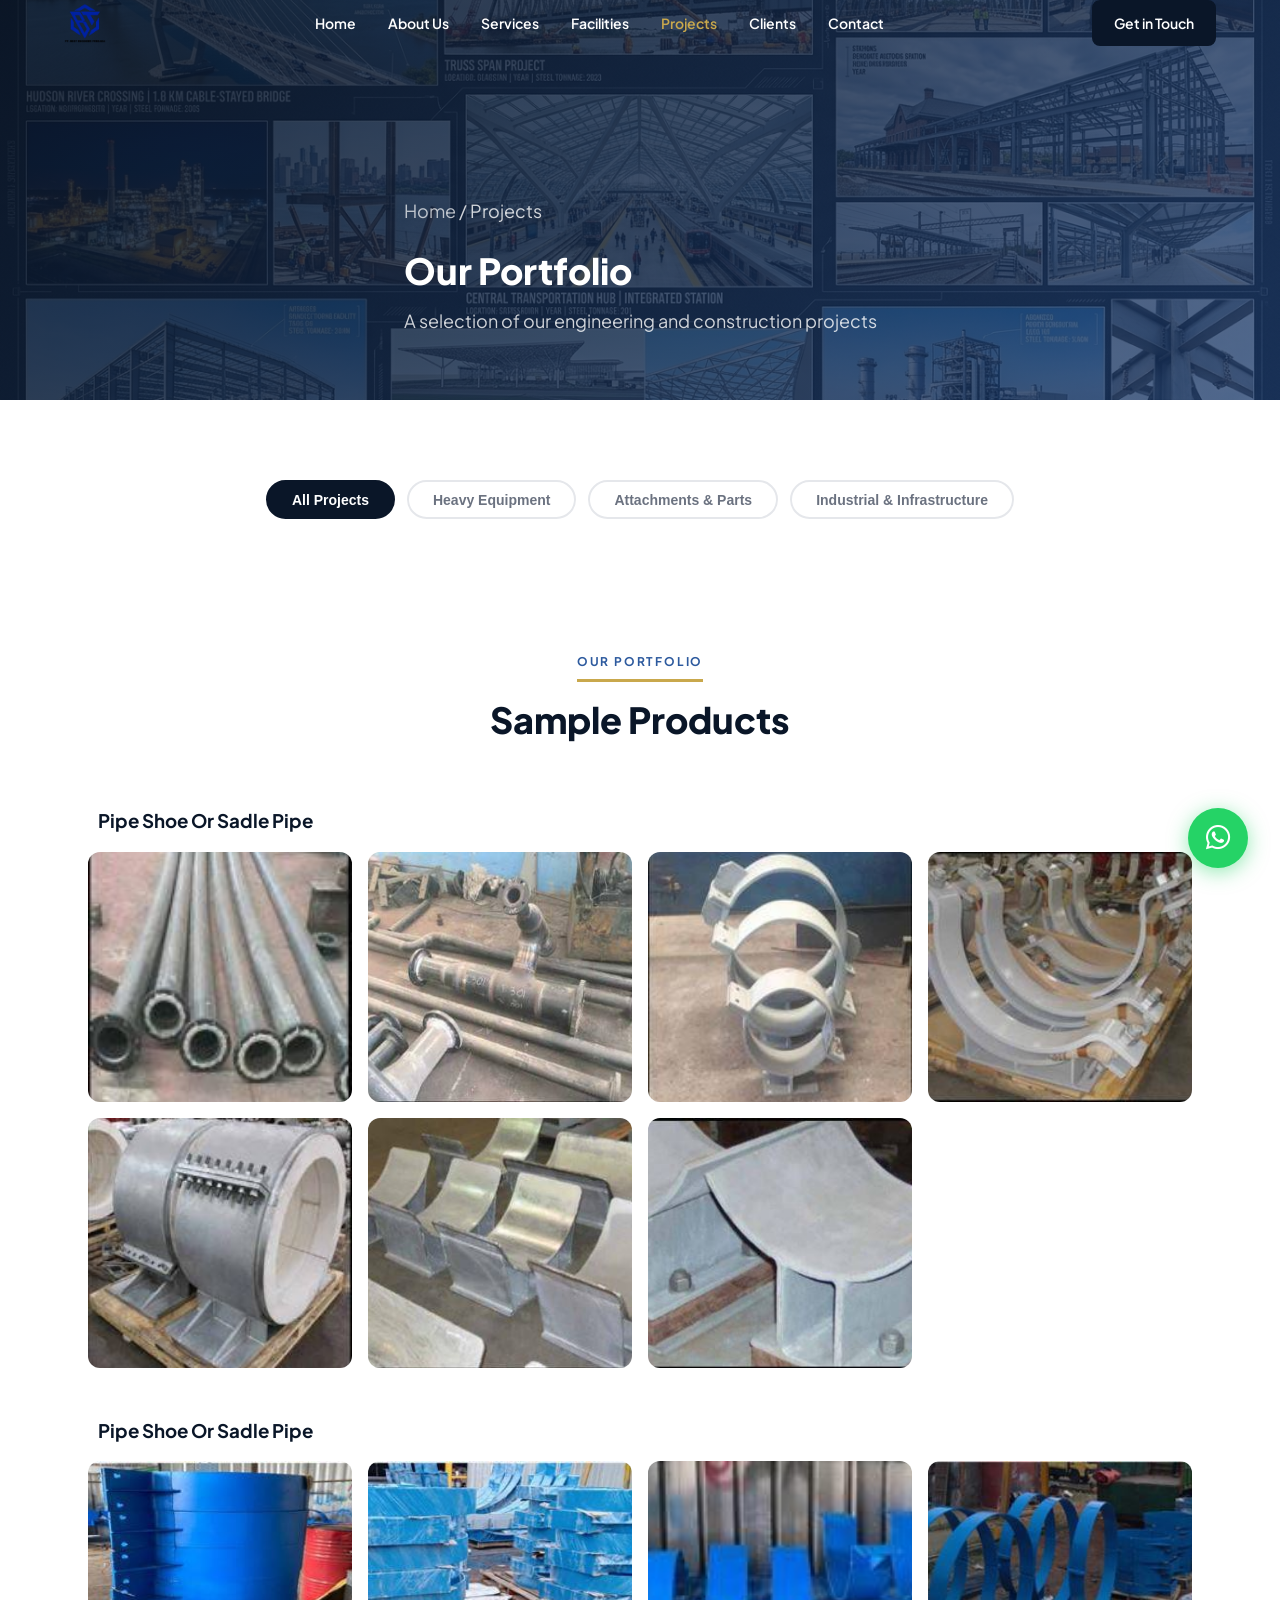
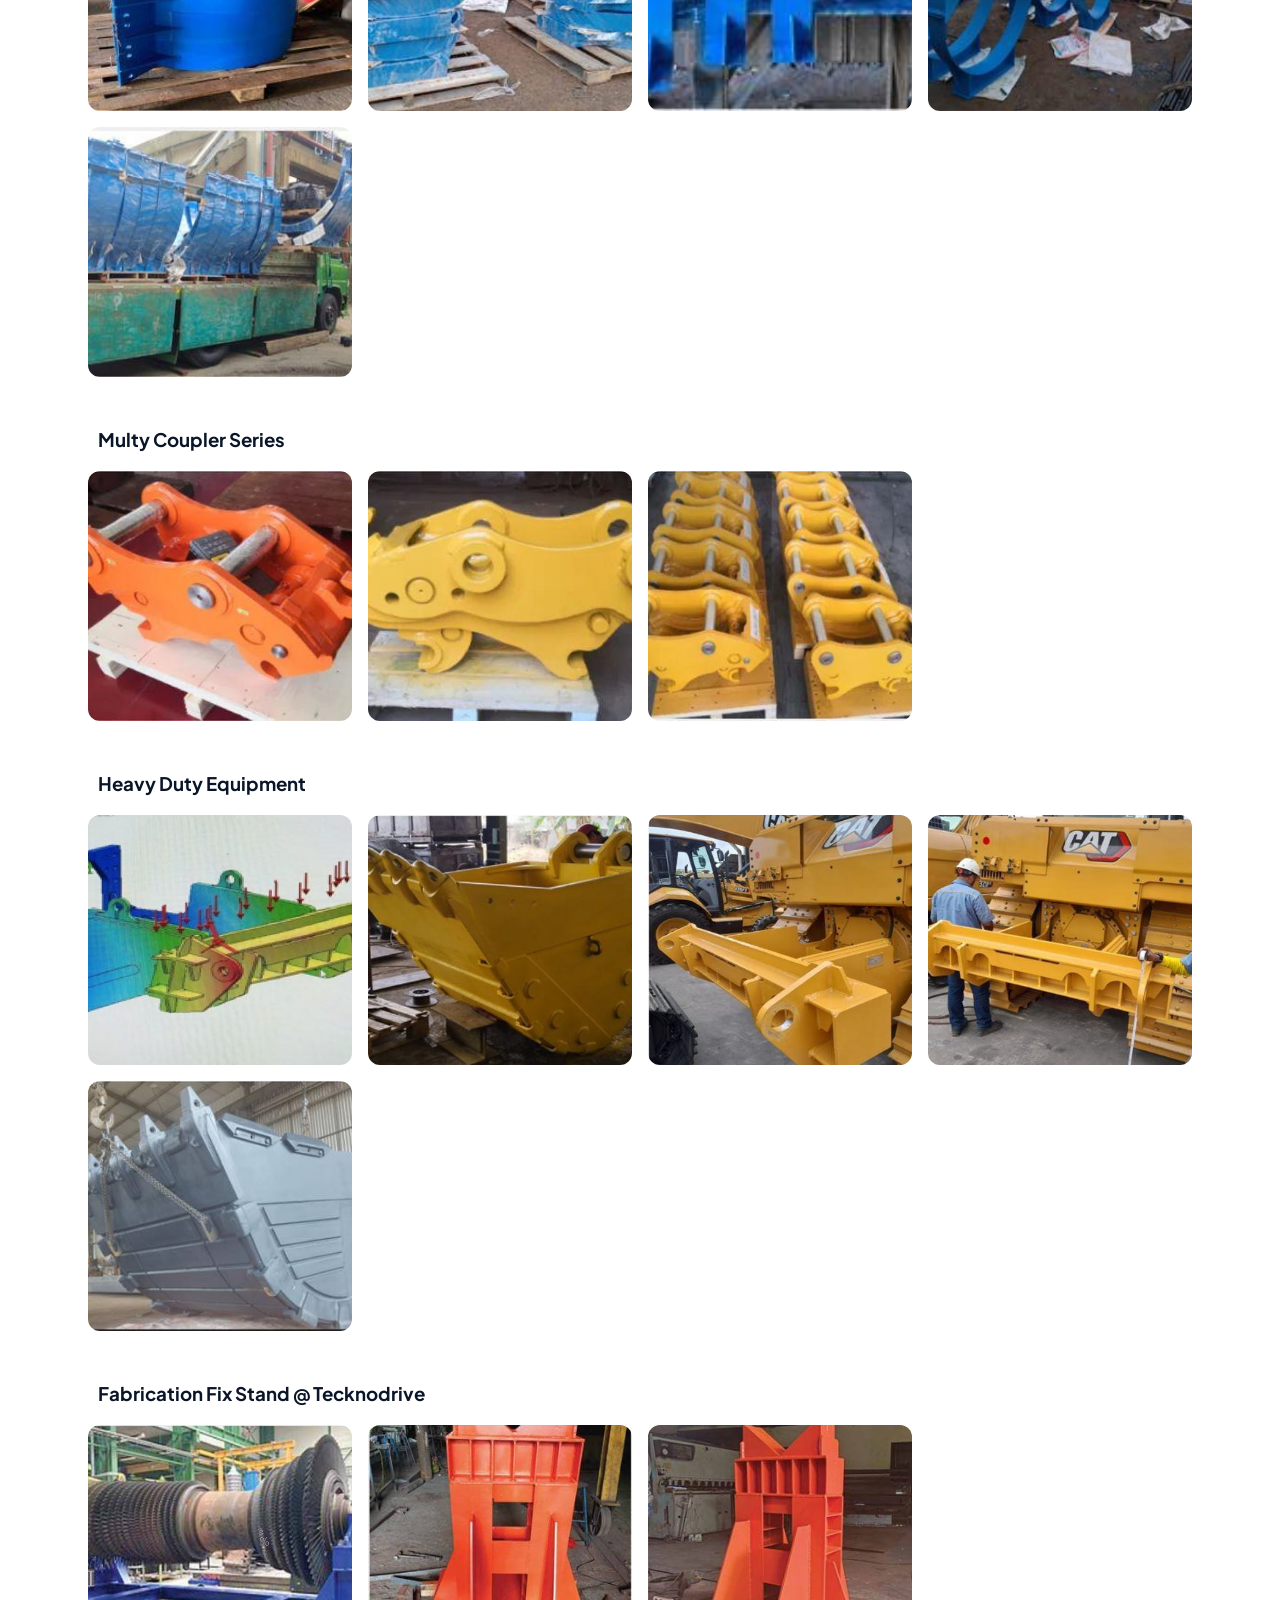
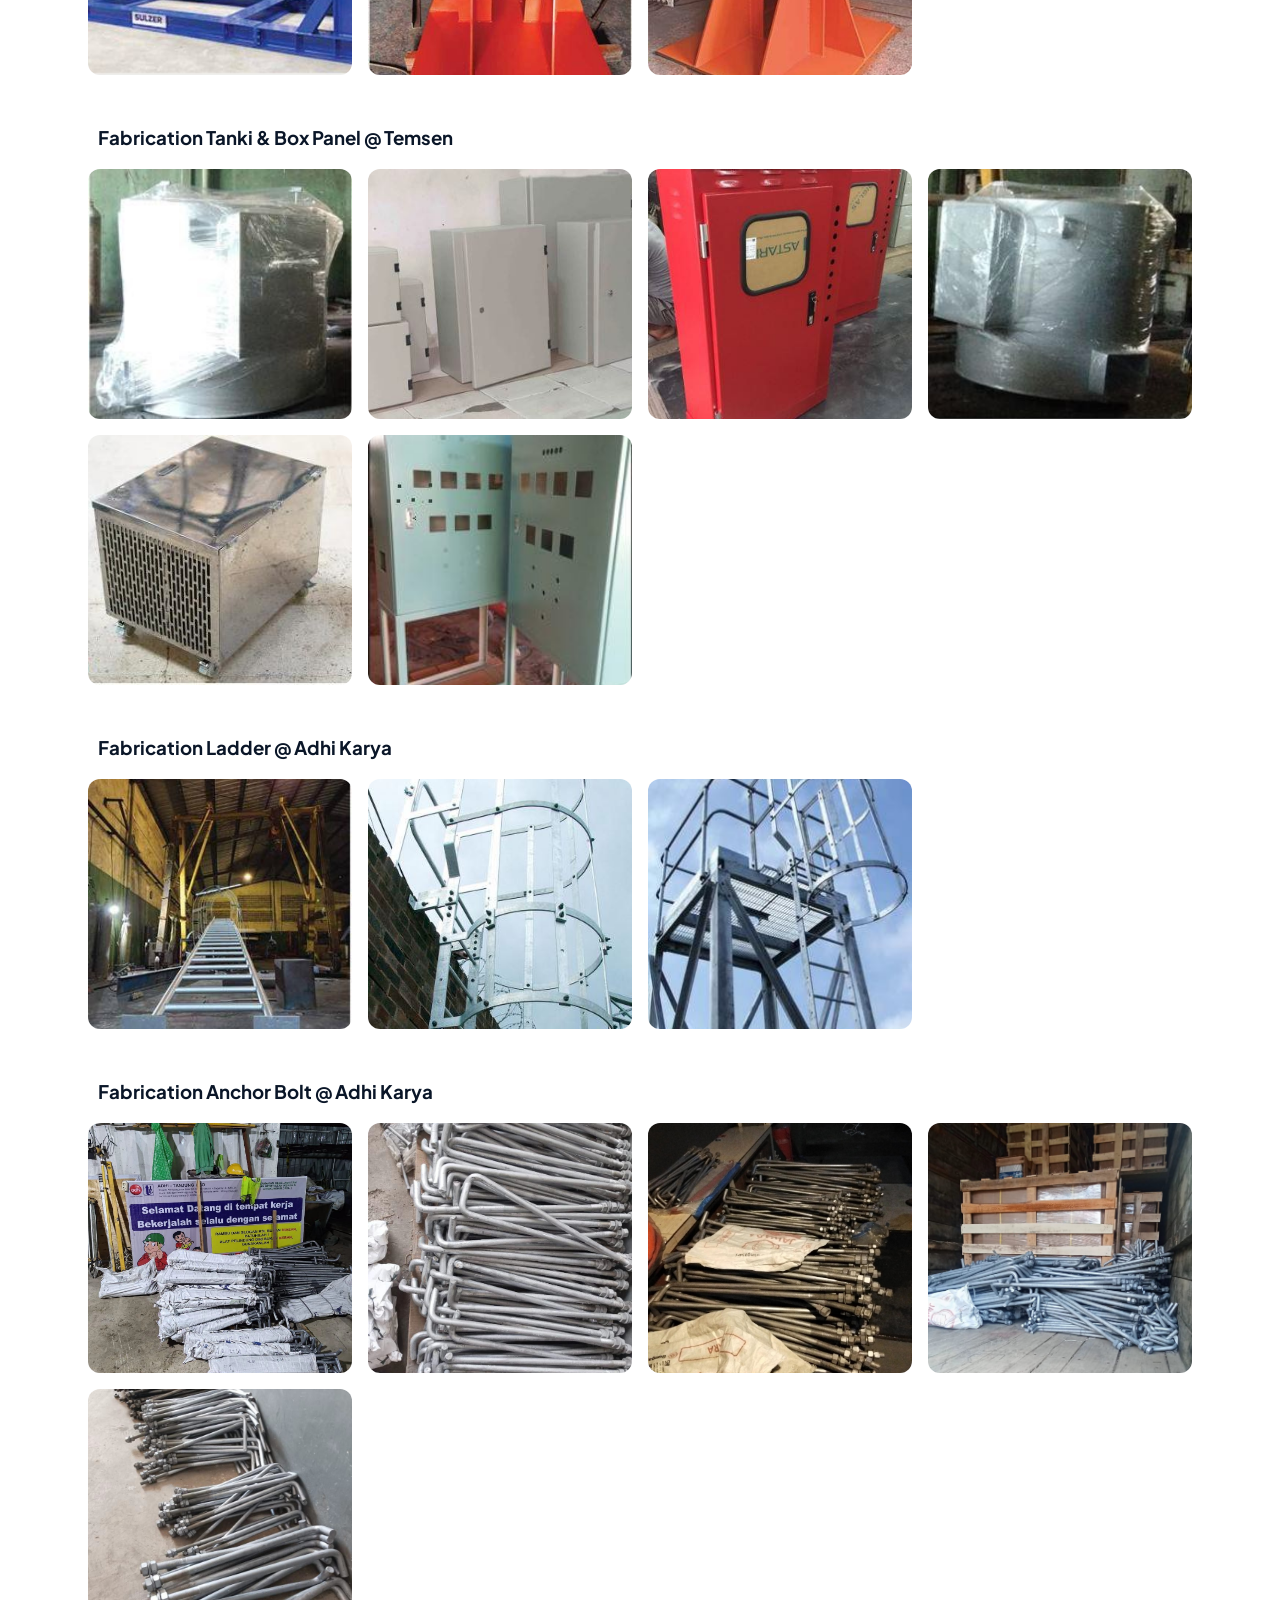
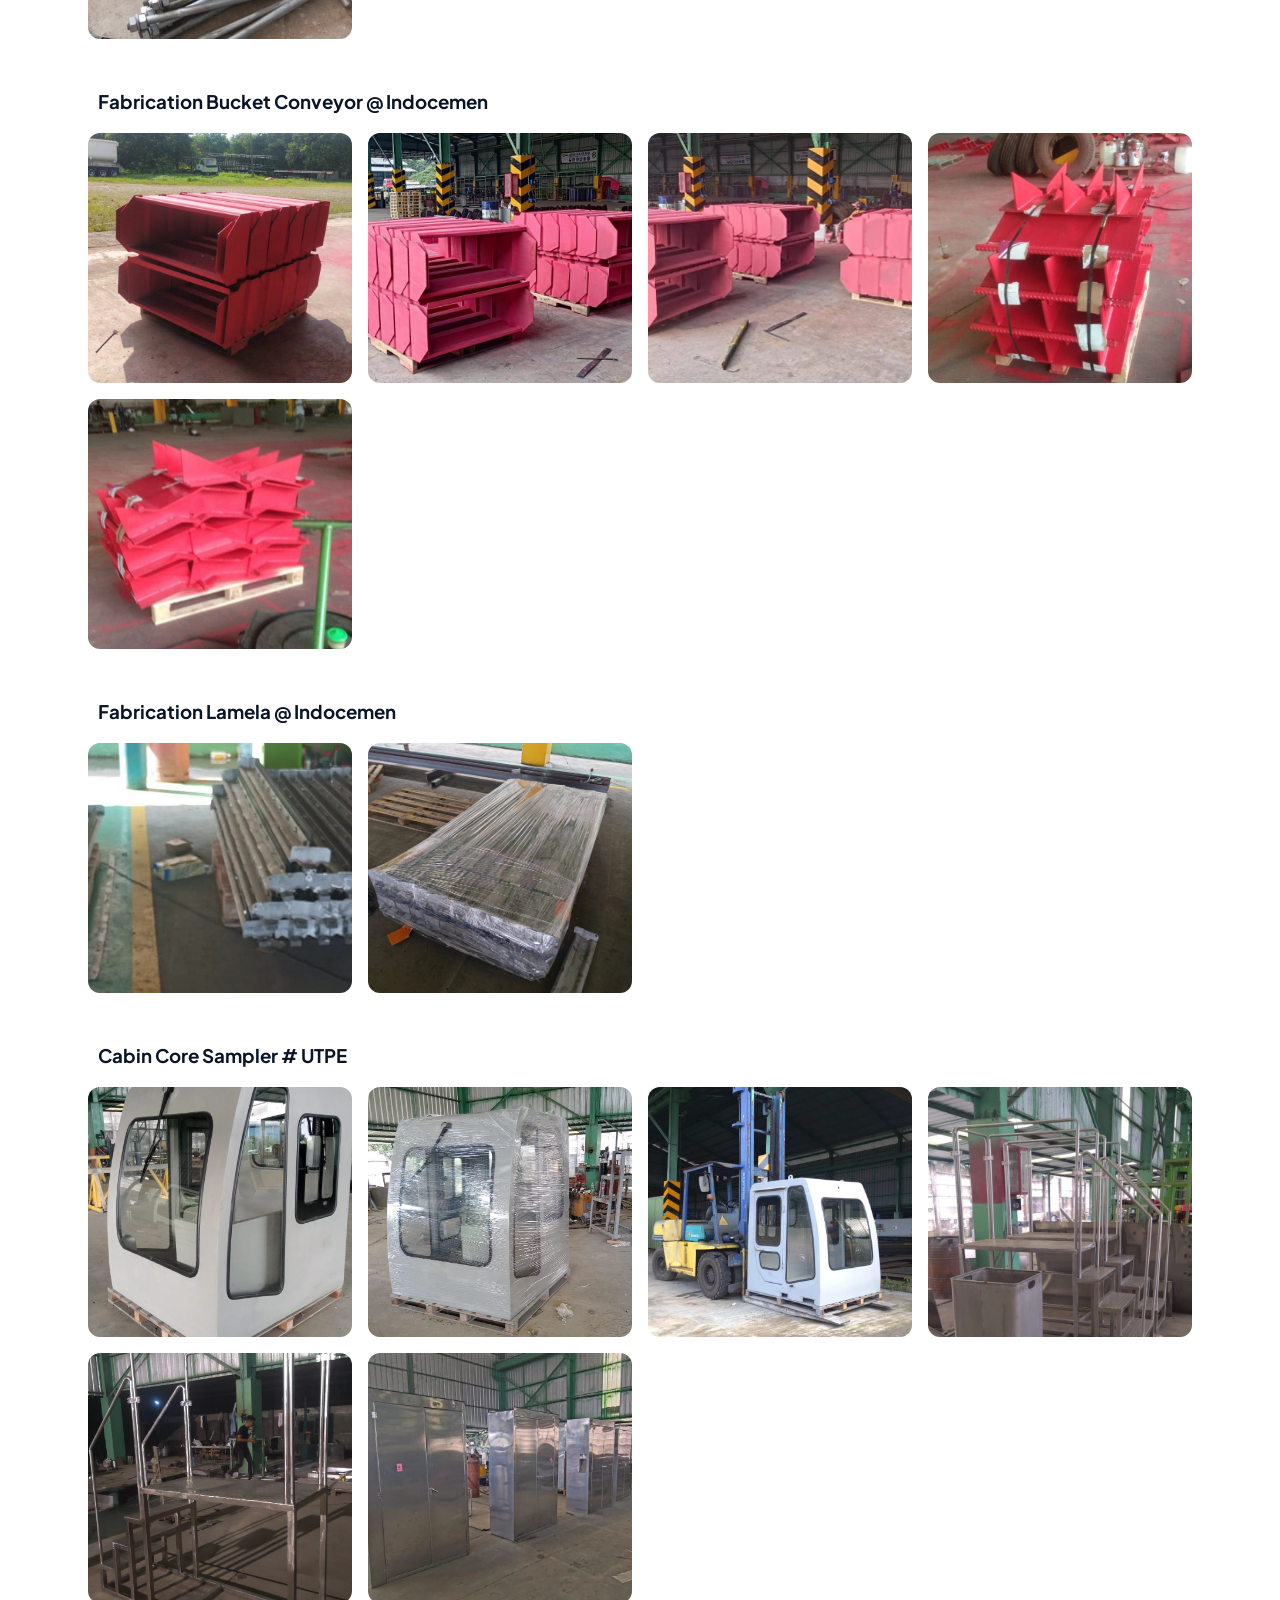
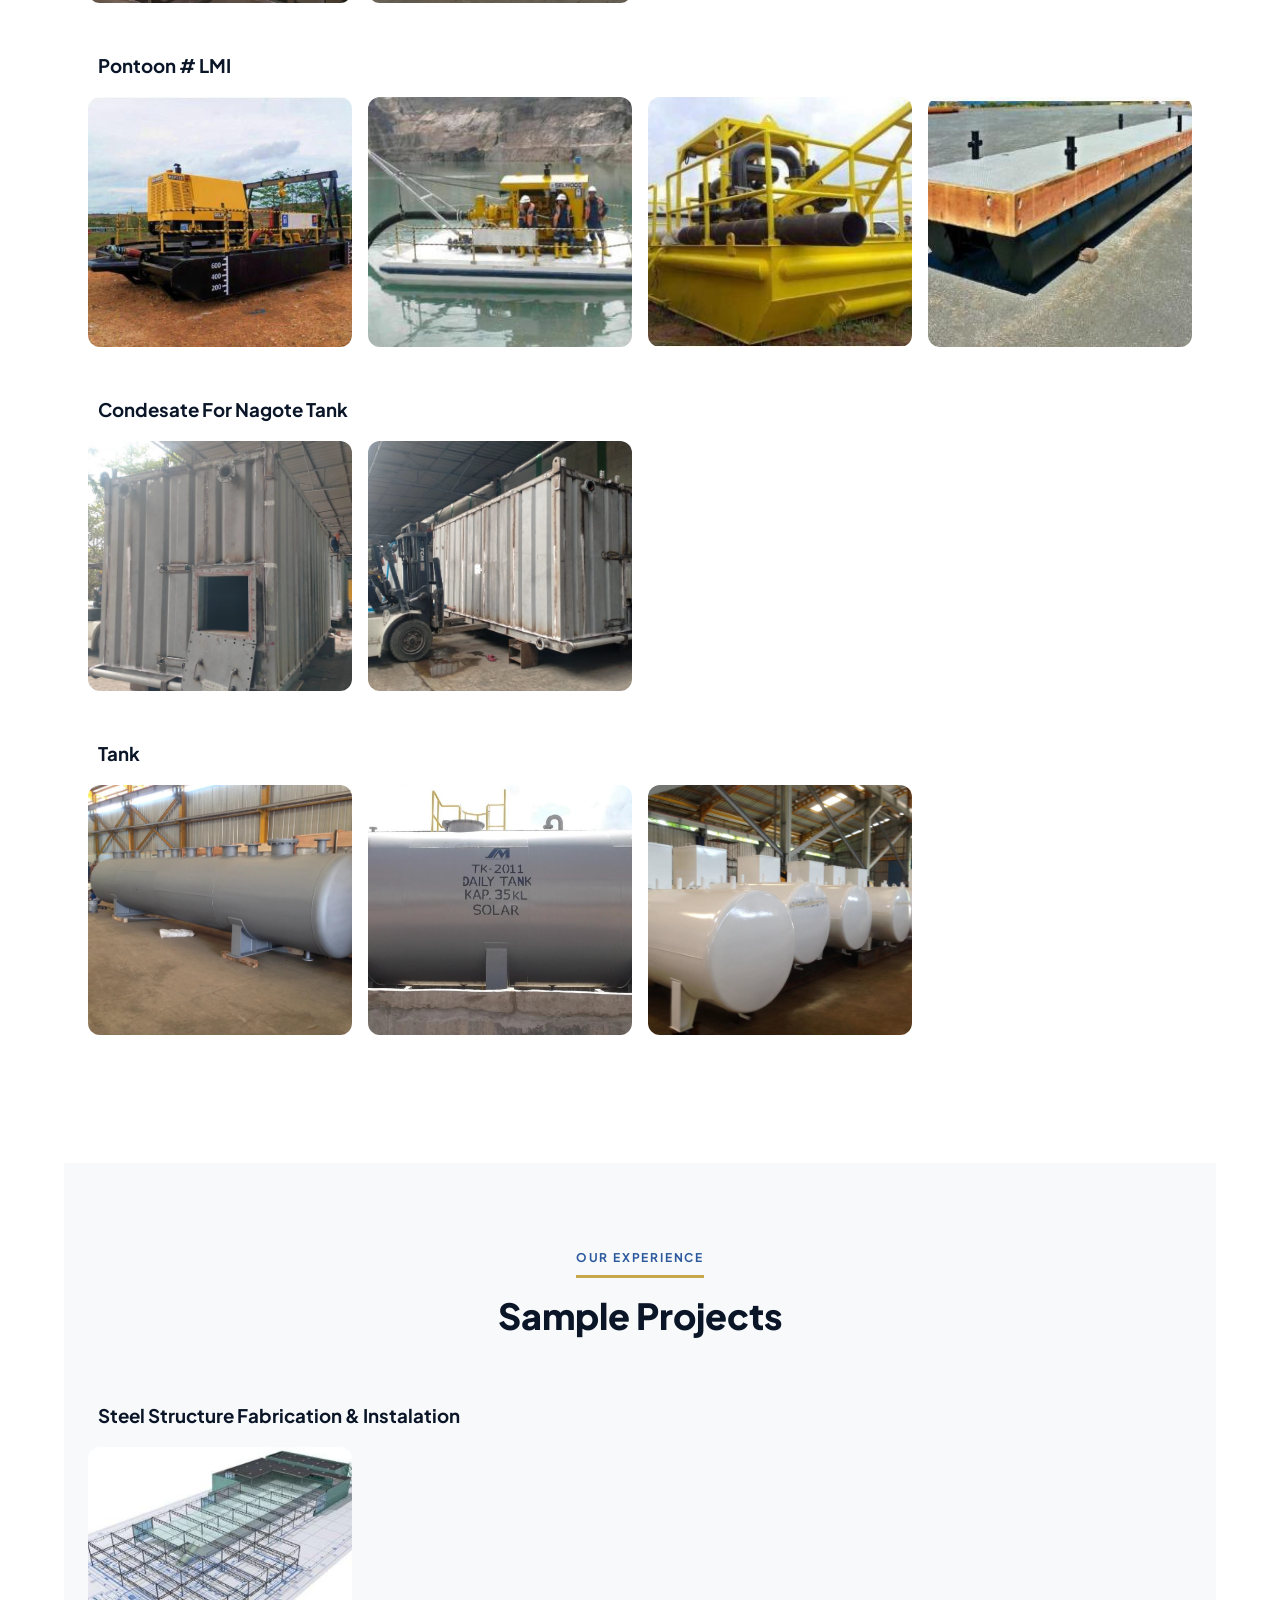
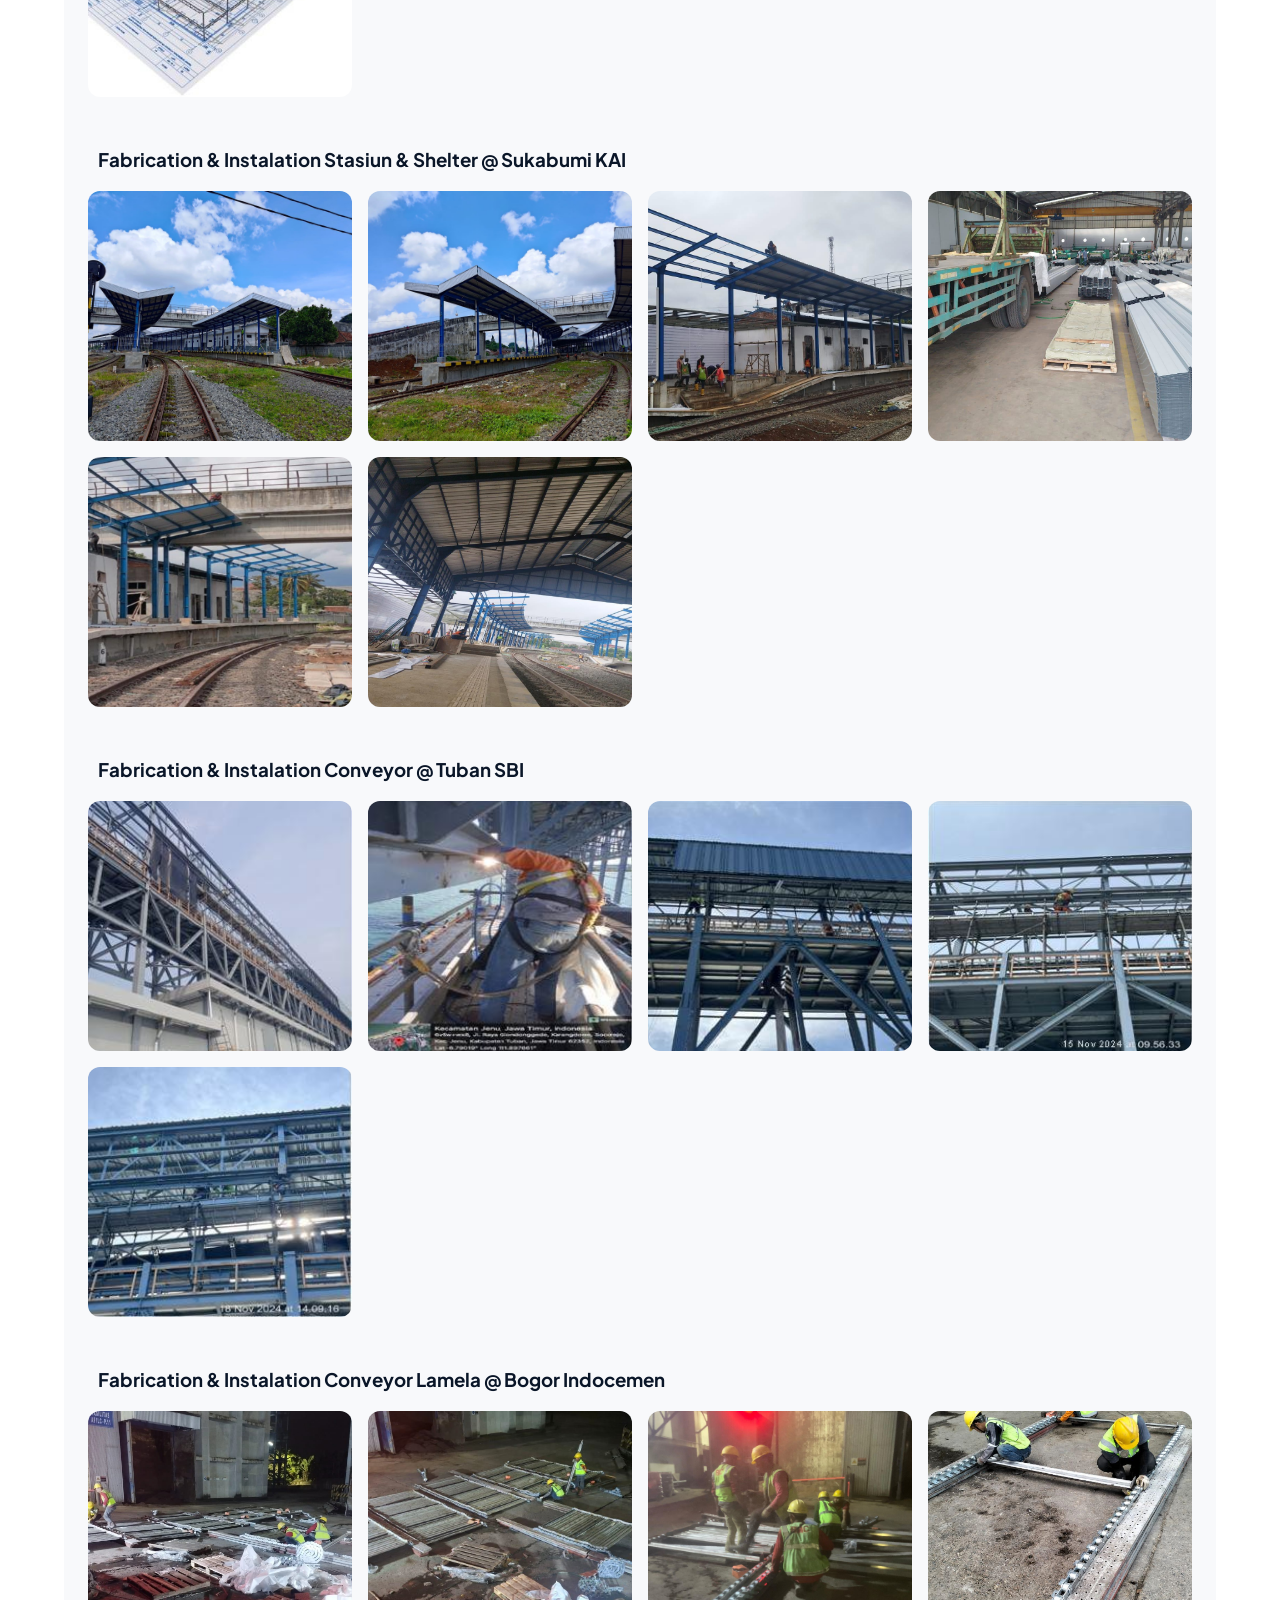
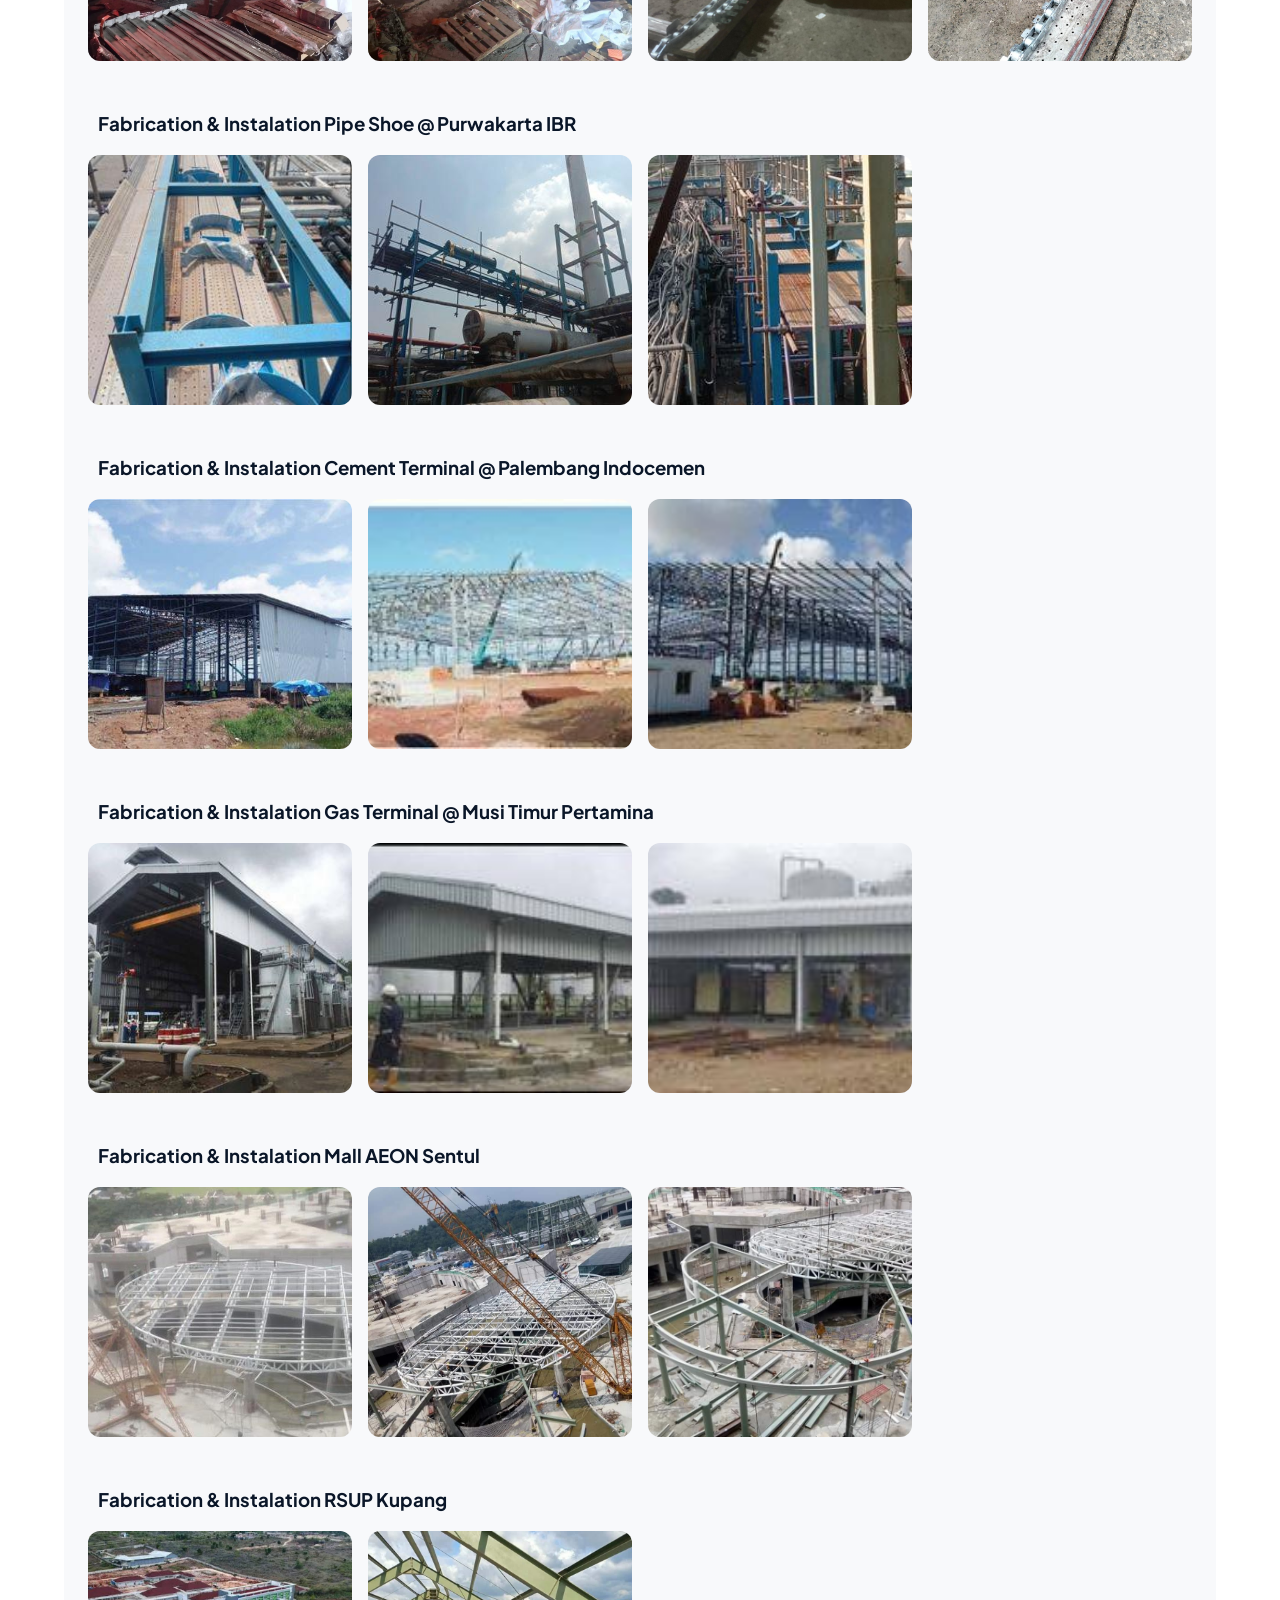
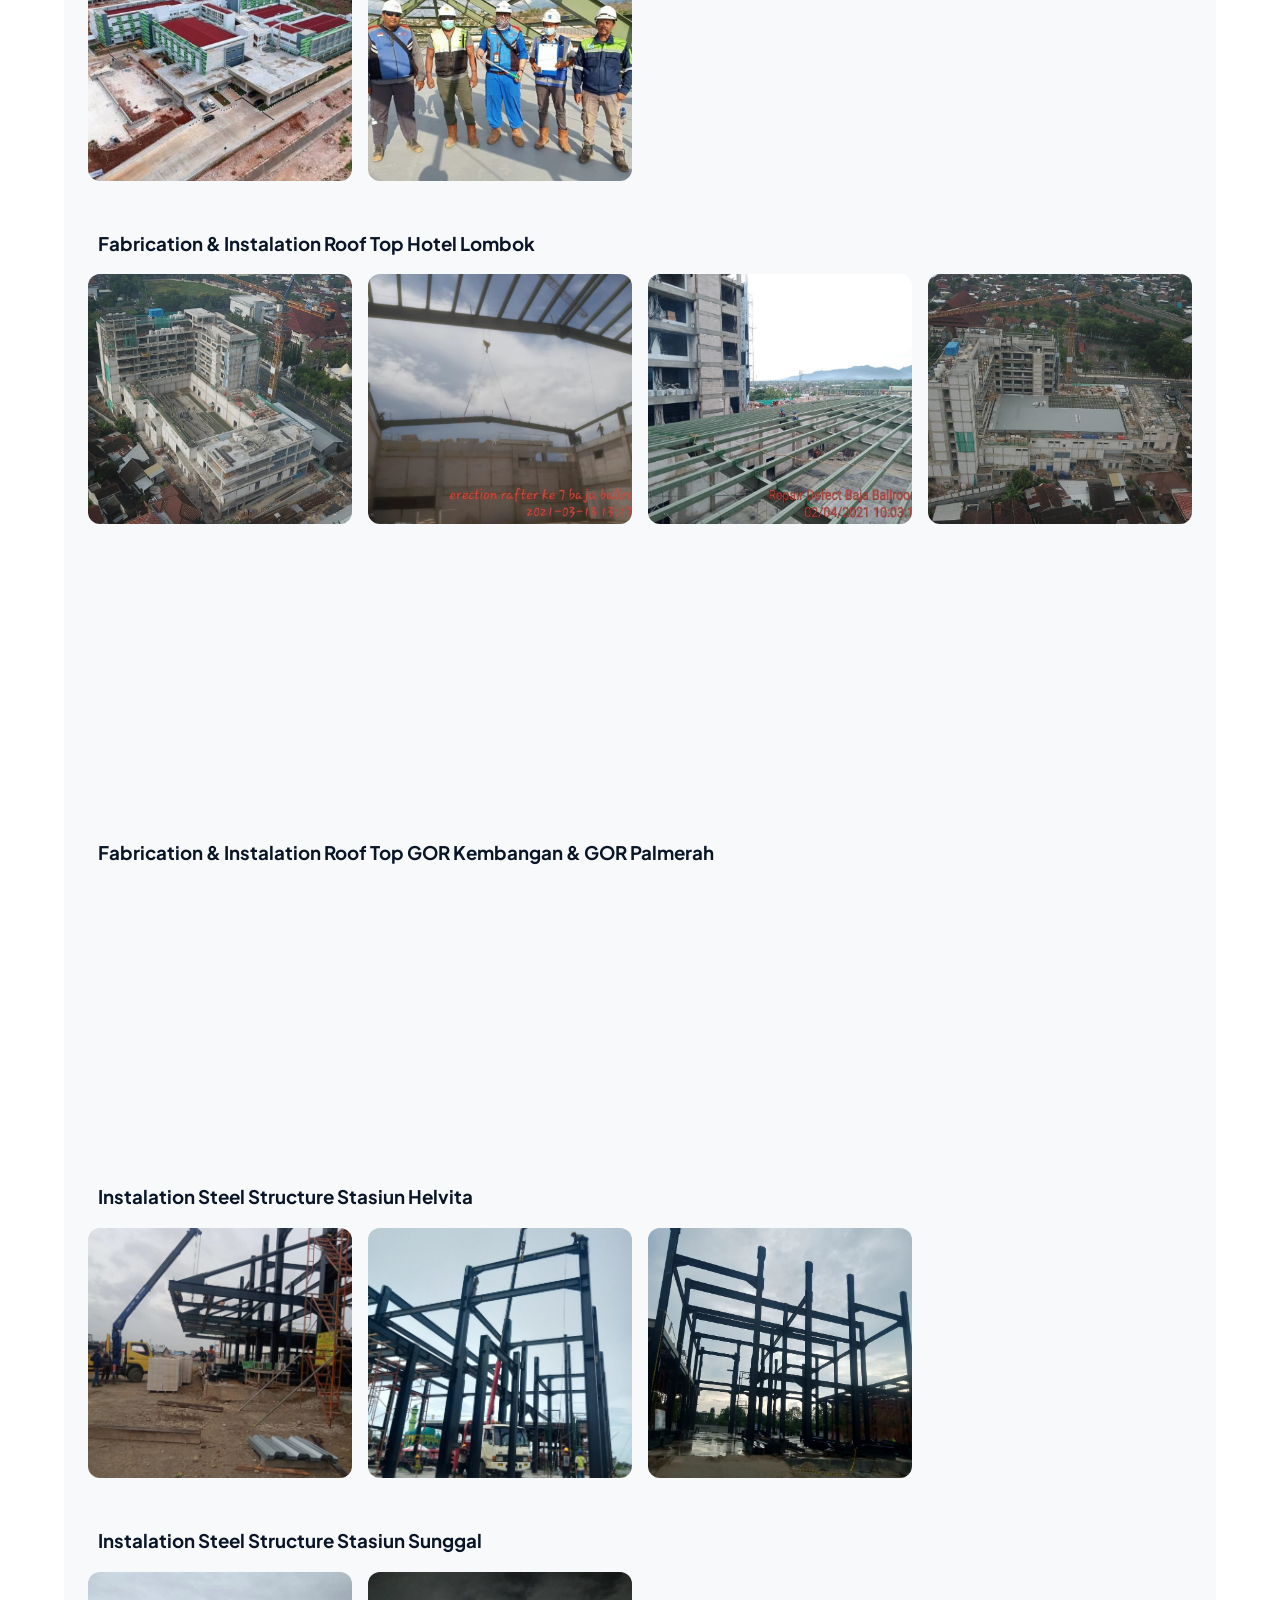
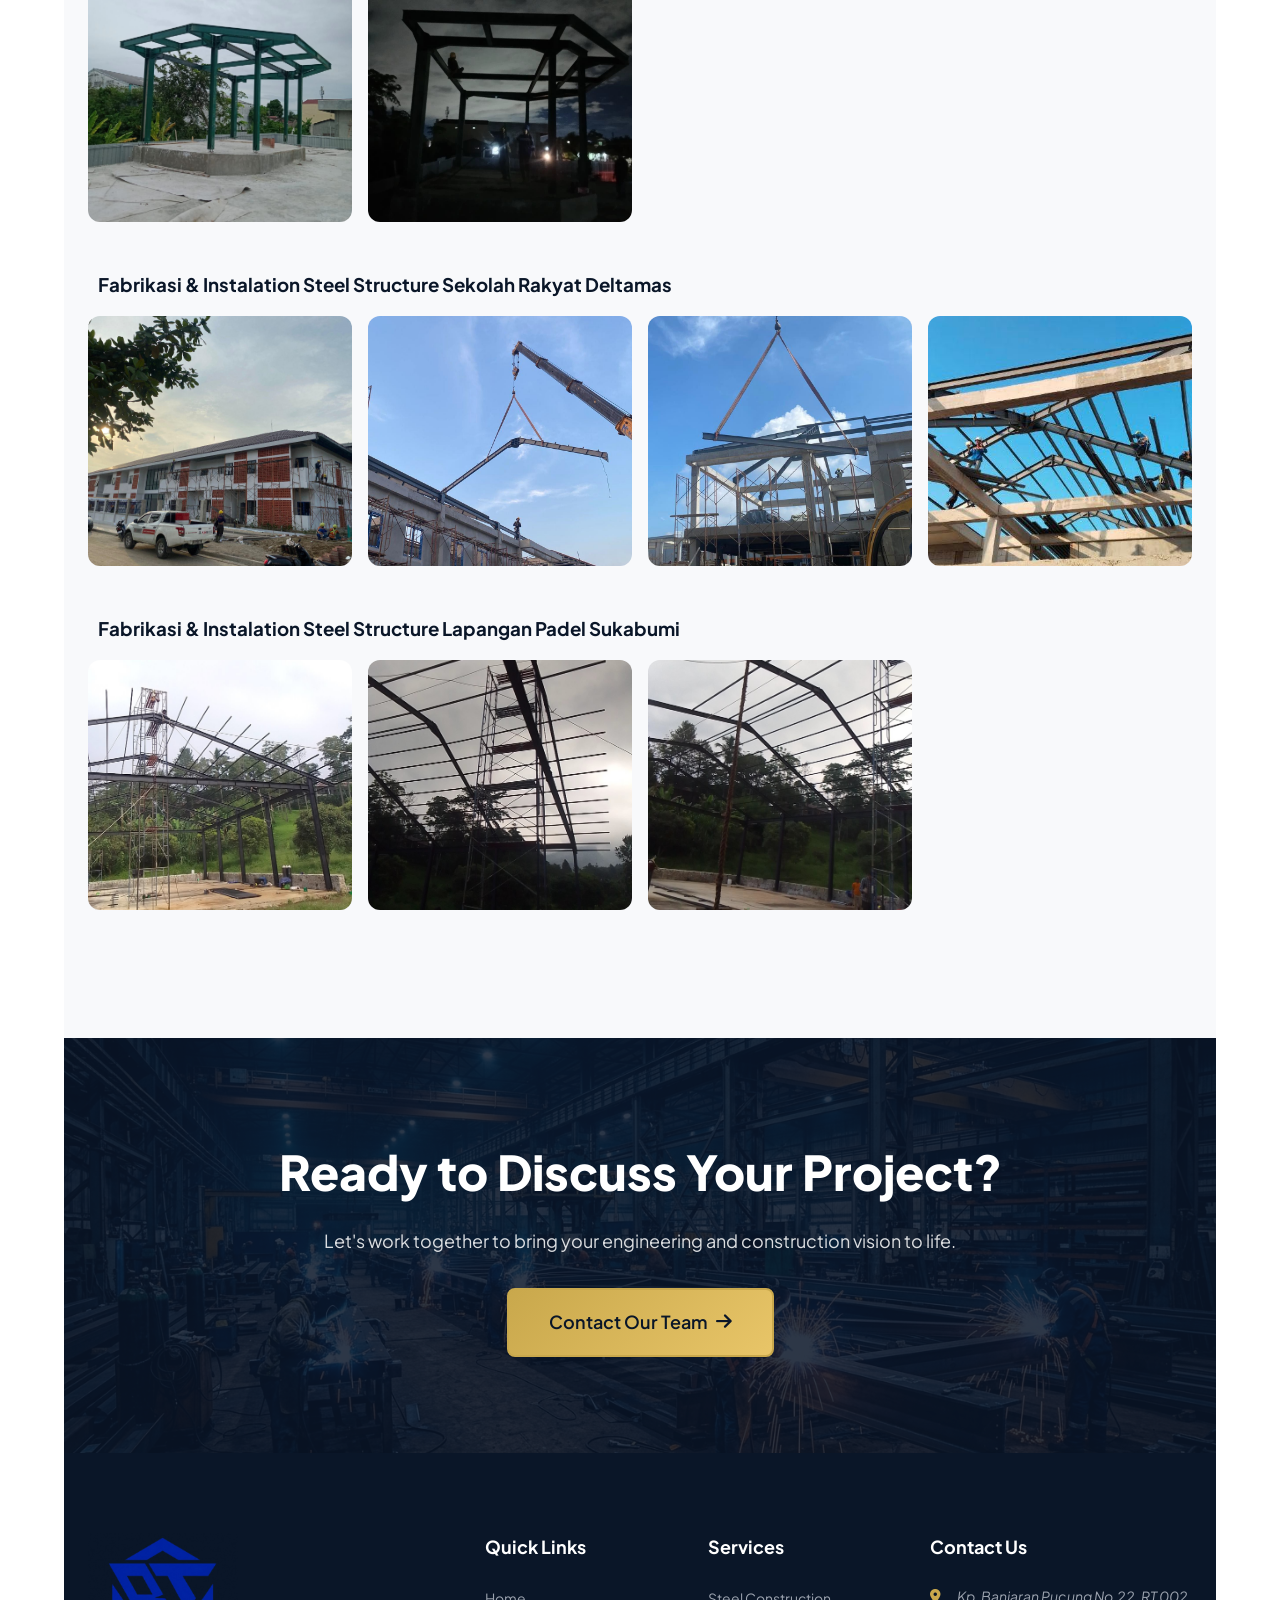
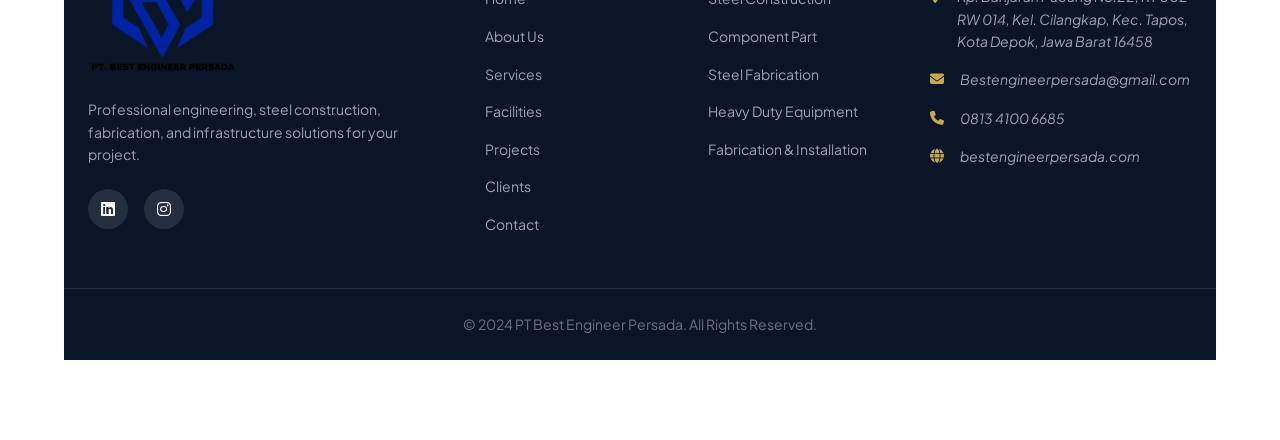
<file: projects.html>
<!DOCTYPE html>
<html lang="en">
<head>
  <meta charset="UTF-8">
  <meta name="viewport" content="width=device-width, initial-scale=1.0">
  
  <!-- SEO -->
  <title>Project Portfolio — PT Best Engineer Persada | Engineering & Construction Projects</title>
  <meta name="description" content="View PT Best Engineer Persada's portfolio of steel construction, heavy equipment component manufacturing, pipe support, and infrastructure projects across Indonesia.">
  <meta name="keywords" content="Steel Construction Indonesia, Industrial Fabrication, Pipe Support Fabrication, Heavy Equipment Components, PT Best Engineer Persada">
  <meta name="robots" content="index, follow">
  
  <!-- Open Graph -->
  <meta property="og:title" content="Project Portfolio — PT Best Engineer Persada | Engineering & Construction Projects">
  <meta property="og:description" content="View PT Best Engineer Persada's portfolio of steel construction, heavy equipment component manufacturing, pipe support, and infrastructure projects across Indonesia.">
  <meta property="og:type" content="website">
  <meta property="og:url" content="https://sulis.storytech.id/projects.html">
  <meta property="og:image" content="https://sulis.storytech.id/assets/images/og-image.jpg">
  
  <!-- Canonical -->
  <link rel="canonical" href="https://sulis.storytech.id/projects.html">
  
  <!-- Fonts -->
  <link rel="preconnect" href="https://fonts.googleapis.com">
  <link rel="preconnect" href="https://fonts.gstatic.com" crossorigin>
  <link href="https://fonts.googleapis.com/css2?family=Plus+Jakarta+Sans:wght@400;500;600;700;800&display=swap" rel="stylesheet">
  
  <!-- Font Awesome -->
  <link rel="stylesheet" href="https://cdnjs.cloudflare.com/ajax/libs/font-awesome/6.5.0/css/all.min.css">
  
  <!-- CSS -->
  <link rel="stylesheet" href="assets/css/style.css?v=2">
</head>
<body>

  <!-- HEADER -->
  <header class="site-header" id="site-header">
    <div class="container">
      <div class="header-inner">
        <!-- Logo -->
        <a href="index.html" class="logo">
          <img src="assets/images/compro2/logo.png" alt="PT Best Engineer Persada Logo" width="160" height="50">
        </a>

        <!-- Desktop Navigation -->
        <nav class="main-nav" aria-label="Main navigation">
          <ul class="nav-list">
            <li><a href="index.html" class="nav-link">Home</a></li>
            <li><a href="about.html" class="nav-link">About Us</a></li>
            <li><a href="services.html" class="nav-link">Services</a></li>
            <li><a href="facilities.html" class="nav-link">Facilities</a></li>
            <li><a href="projects.html" class="nav-link active">Projects</a></li>
            <li><a href="clients.html" class="nav-link">Clients</a></li>
            <li><a href="contact.html" class="nav-link">Contact</a></li>
          </ul>
        </nav>

        <!-- CTA + Hamburger -->
        <div class="header-actions">
          <a href="contact.html" class="btn btn-primary btn-sm">Get in Touch</a>
          <button class="hamburger" id="hamburger" aria-label="Toggle menu">
            <span></span><span></span><span></span>
          </button>
        </div>
      </div>
    </div>

    <!-- Mobile Menu -->
    <div class="mobile-menu" id="mobile-menu">
      <ul>
        <li><a href="index.html">Home</a></li>
        <li><a href="about.html">About Us</a></li>
        <li><a href="services.html">Services</a></li>
        <li><a href="facilities.html">Facilities</a></li>
        <li><a href="projects.html">Projects</a></li>
        <li><a href="clients.html">Clients</a></li>
        <li><a href="contact.html">Contact</a></li>
      </ul>
      <a href="contact.html" class="btn btn-primary">Get in Touch</a>
    </div>
  </header>

  <!-- PAGE HERO -->
  <section class="page-hero">
    <div class="page-hero-bg">
      <img src="assets/images/projects-hero.jpg?v=2" alt="Projects Portfolio">
      <div class="page-hero-overlay"></div>
    </div>
    <div class="container">
      <div class="page-hero-content animate-fade-up">
        <p class="breadcrumb"><a href="index.html">Home</a> / Projects</p>
        <h1>Our Portfolio</h1>
        <p>A selection of our engineering and construction projects</p>
      </div>
    </div>
  </section>

  <!-- PROJECTS SECTION -->
  <section class="projects-section section-padding">
    <div class="container">
      <!-- Filter Tabs -->
      <div class="filter-bar animate-fade-up">
        <button class="filter-btn active" data-filter="all">All Projects</button>
        <button class="filter-btn" data-filter="heavy-equipment">Heavy Equipment</button>
        <button class="filter-btn" data-filter="attachments">Attachments & Parts</button>
        <button class="filter-btn" data-filter="industrial">Industrial & Infrastructure</button>
      </div>

        <!-- SAMPLE PRODUCTS -->
  <section class="section-padding">
    <div class="container">
      <div class="section-header-center animate-fade-up">
        <div class="section-label">Our Portfolio</div>
        <h2 class="section-title">Sample Products</h2>
      </div>
      <div class="portfolio-container">
        <div style='margin-bottom: 3rem;'>
          <h3 style='margin-bottom: 1rem; color: var(--color-primary); border-left: 4px solid var(--color-gold); padding-left: 10px;'>Pipe Shoe Or Sadle Pipe</h3>
          <div class='gallery-grid'>
            <div class='gallery-item animate-fade-up'>
              <img src='assets/images/compro2/products/pipe-shoe-1.jpeg' alt='Pipe Shoe Or Sadle Pipe - Image 1' loading='lazy'>
            </div>
            <div class='gallery-item animate-fade-up'>
              <img src='assets/images/compro2/products/pipe-shoe-2.jpeg' alt='Pipe Shoe Or Sadle Pipe - Image 2' loading='lazy'>
            </div>
            <div class='gallery-item animate-fade-up'>
              <img src='assets/images/compro2/products/pipe-shoe-3.jpeg' alt='Pipe Shoe Or Sadle Pipe - Image 3' loading='lazy'>
            </div>
            <div class='gallery-item animate-fade-up'>
              <img src='assets/images/compro2/products/pipe-shoe-4.jpeg' alt='Pipe Shoe Or Sadle Pipe - Image 4' loading='lazy'>
            </div>
            <div class='gallery-item animate-fade-up'>
              <img src='assets/images/compro2/products/pipe-shoe-5.jpeg' alt='Pipe Shoe Or Sadle Pipe - Image 5' loading='lazy'>
            </div>
            <div class='gallery-item animate-fade-up'>
              <img src='assets/images/compro2/products/pipe-shoe-6.jpeg' alt='Pipe Shoe Or Sadle Pipe - Image 6' loading='lazy'>
            </div>
            <div class='gallery-item animate-fade-up'>
              <img src='assets/images/compro2/products/pipe-shoe-7.jpeg' alt='Pipe Shoe Or Sadle Pipe - Image 7' loading='lazy'>
            </div>
          </div>
        </div>
        <div style='margin-bottom: 3rem;'>
          <h3 style='margin-bottom: 1rem; color: var(--color-primary); border-left: 4px solid var(--color-gold); padding-left: 10px;'>Pipe Shoe Or Sadle Pipe</h3>
          <div class='gallery-grid'>
            <div class='gallery-item animate-fade-up'>
              <img src='assets/images/compro2/products/pipe-shoe-2-1.jpeg' alt='Pipe Shoe Or Sadle Pipe - Image 1' loading='lazy'>
            </div>
            <div class='gallery-item animate-fade-up'>
              <img src='assets/images/compro2/products/pipe-shoe-2-2.jpeg' alt='Pipe Shoe Or Sadle Pipe - Image 2' loading='lazy'>
            </div>
            <div class='gallery-item animate-fade-up'>
              <img src='assets/images/compro2/products/pipe-shoe-2-3.jpeg' alt='Pipe Shoe Or Sadle Pipe - Image 3' loading='lazy'>
            </div>
            <div class='gallery-item animate-fade-up'>
              <img src='assets/images/compro2/products/pipe-shoe-2-4.jpeg' alt='Pipe Shoe Or Sadle Pipe - Image 4' loading='lazy'>
            </div>
            <div class='gallery-item animate-fade-up'>
              <img src='assets/images/compro2/products/pipe-shoe-2-5.jpeg' alt='Pipe Shoe Or Sadle Pipe - Image 5' loading='lazy'>
            </div>
          </div>
        </div>
        <div style='margin-bottom: 3rem;'>
          <h3 style='margin-bottom: 1rem; color: var(--color-primary); border-left: 4px solid var(--color-gold); padding-left: 10px;'>Multy Coupler Series</h3>
          <div class='gallery-grid'>
            <div class='gallery-item animate-fade-up'>
              <img src='assets/images/compro2/products/multy-coupler-1.jpeg' alt='Multy Coupler Series - Image 1' loading='lazy'>
            </div>
            <div class='gallery-item animate-fade-up'>
              <img src='assets/images/compro2/products/multy-coupler-2.jpeg' alt='Multy Coupler Series - Image 2' loading='lazy'>
            </div>
            <div class='gallery-item animate-fade-up'>
              <img src='assets/images/compro2/products/multy-coupler-3.jpeg' alt='Multy Coupler Series - Image 3' loading='lazy'>
            </div>
          </div>
        </div>
        <div style='margin-bottom: 3rem;'>
          <h3 style='margin-bottom: 1rem; color: var(--color-primary); border-left: 4px solid var(--color-gold); padding-left: 10px;'>Heavy Duty Equipment</h3>
          <div class='gallery-grid'>
            <div class='gallery-item animate-fade-up'>
              <img src='assets/images/compro2/products/heavy-duty-1.jpeg' alt='Heavy Duty Equipment - Image 1' loading='lazy'>
            </div>
            <div class='gallery-item animate-fade-up'>
              <img src='assets/images/compro2/products/heavy-duty-2.jpeg' alt='Heavy Duty Equipment - Image 2' loading='lazy'>
            </div>
            <div class='gallery-item animate-fade-up'>
              <img src='assets/images/compro2/products/heavy-duty-3.jpeg' alt='Heavy Duty Equipment - Image 3' loading='lazy'>
            </div>
            <div class='gallery-item animate-fade-up'>
              <img src='assets/images/compro2/products/heavy-duty-4.jpeg' alt='Heavy Duty Equipment - Image 4' loading='lazy'>
            </div>
            <div class='gallery-item animate-fade-up'>
              <img src='assets/images/compro2/products/heavy-duty-5.jpeg' alt='Heavy Duty Equipment - Image 5' loading='lazy'>
            </div>
          </div>
        </div>
        <div style='margin-bottom: 3rem;'>
          <h3 style='margin-bottom: 1rem; color: var(--color-primary); border-left: 4px solid var(--color-gold); padding-left: 10px;'>Fabrication Fix Stand @ Tecknodrive</h3>
          <div class='gallery-grid'>
            <div class='gallery-item animate-fade-up'>
              <img src='assets/images/compro2/products/fix-stand-1.jpeg' alt='Fabrication Fix Stand @ Tecknodrive - Image 1' loading='lazy'>
            </div>
            <div class='gallery-item animate-fade-up'>
              <img src='assets/images/compro2/products/fix-stand-2.jpeg' alt='Fabrication Fix Stand @ Tecknodrive - Image 2' loading='lazy'>
            </div>
            <div class='gallery-item animate-fade-up'>
              <img src='assets/images/compro2/products/fix-stand-3.jpeg' alt='Fabrication Fix Stand @ Tecknodrive - Image 3' loading='lazy'>
            </div>
          </div>
        </div>
        <div style='margin-bottom: 3rem;'>
          <h3 style='margin-bottom: 1rem; color: var(--color-primary); border-left: 4px solid var(--color-gold); padding-left: 10px;'>Fabrication Tanki & Box Panel @ Temsen</h3>
          <div class='gallery-grid'>
            <div class='gallery-item animate-fade-up'>
              <img src='assets/images/compro2/products/tanki-box-1.jpeg' alt='Fabrication Tanki & Box Panel @ Temsen - Image 1' loading='lazy'>
            </div>
            <div class='gallery-item animate-fade-up'>
              <img src='assets/images/compro2/products/tanki-box-2.jpeg' alt='Fabrication Tanki & Box Panel @ Temsen - Image 2' loading='lazy'>
            </div>
            <div class='gallery-item animate-fade-up'>
              <img src='assets/images/compro2/products/tanki-box-3.jpeg' alt='Fabrication Tanki & Box Panel @ Temsen - Image 3' loading='lazy'>
            </div>
            <div class='gallery-item animate-fade-up'>
              <img src='assets/images/compro2/products/tanki-box-4.jpeg' alt='Fabrication Tanki & Box Panel @ Temsen - Image 4' loading='lazy'>
            </div>
            <div class='gallery-item animate-fade-up'>
              <img src='assets/images/compro2/products/tanki-box-5.jpeg' alt='Fabrication Tanki & Box Panel @ Temsen - Image 5' loading='lazy'>
            </div>
            <div class='gallery-item animate-fade-up'>
              <img src='assets/images/compro2/products/tanki-box-6.jpeg' alt='Fabrication Tanki & Box Panel @ Temsen - Image 6' loading='lazy'>
            </div>
          </div>
        </div>
        <div style='margin-bottom: 3rem;'>
          <h3 style='margin-bottom: 1rem; color: var(--color-primary); border-left: 4px solid var(--color-gold); padding-left: 10px;'>Fabrication Ladder @ Adhi Karya</h3>
          <div class='gallery-grid'>
            <div class='gallery-item animate-fade-up'>
              <img src='assets/images/compro2/products/ladder-1.jpeg' alt='Fabrication Ladder @ Adhi Karya - Image 1' loading='lazy'>
            </div>
            <div class='gallery-item animate-fade-up'>
              <img src='assets/images/compro2/products/ladder-2.jpeg' alt='Fabrication Ladder @ Adhi Karya - Image 2' loading='lazy'>
            </div>
            <div class='gallery-item animate-fade-up'>
              <img src='assets/images/compro2/products/ladder-3.jpeg' alt='Fabrication Ladder @ Adhi Karya - Image 3' loading='lazy'>
            </div>
          </div>
        </div>
        <div style='margin-bottom: 3rem;'>
          <h3 style='margin-bottom: 1rem; color: var(--color-primary); border-left: 4px solid var(--color-gold); padding-left: 10px;'>Fabrication Anchor Bolt @ Adhi Karya</h3>
          <div class='gallery-grid'>
            <div class='gallery-item animate-fade-up'>
              <img src='assets/images/compro2/products/anchor-bolt-1.jpeg' alt='Fabrication Anchor Bolt @ Adhi Karya - Image 1' loading='lazy'>
            </div>
            <div class='gallery-item animate-fade-up'>
              <img src='assets/images/compro2/products/anchor-bolt-2.jpeg' alt='Fabrication Anchor Bolt @ Adhi Karya - Image 2' loading='lazy'>
            </div>
            <div class='gallery-item animate-fade-up'>
              <img src='assets/images/compro2/products/anchor-bolt-3.jpeg' alt='Fabrication Anchor Bolt @ Adhi Karya - Image 3' loading='lazy'>
            </div>
            <div class='gallery-item animate-fade-up'>
              <img src='assets/images/compro2/products/anchor-bolt-4.jpeg' alt='Fabrication Anchor Bolt @ Adhi Karya - Image 4' loading='lazy'>
            </div>
            <div class='gallery-item animate-fade-up'>
              <img src='assets/images/compro2/products/anchor-bolt-5.jpeg' alt='Fabrication Anchor Bolt @ Adhi Karya - Image 5' loading='lazy'>
            </div>
          </div>
        </div>
        <div style='margin-bottom: 3rem;'>
          <h3 style='margin-bottom: 1rem; color: var(--color-primary); border-left: 4px solid var(--color-gold); padding-left: 10px;'>Fabrication Bucket Conveyor @ Indocemen</h3>
          <div class='gallery-grid'>
            <div class='gallery-item animate-fade-up'>
              <img src='assets/images/compro2/products/bucket-conveyor-1.jpeg' alt='Fabrication Bucket Conveyor @ Indocemen - Image 1' loading='lazy'>
            </div>
            <div class='gallery-item animate-fade-up'>
              <img src='assets/images/compro2/products/bucket-conveyor-2.jpeg' alt='Fabrication Bucket Conveyor @ Indocemen - Image 2' loading='lazy'>
            </div>
            <div class='gallery-item animate-fade-up'>
              <img src='assets/images/compro2/products/bucket-conveyor-3.jpeg' alt='Fabrication Bucket Conveyor @ Indocemen - Image 3' loading='lazy'>
            </div>
            <div class='gallery-item animate-fade-up'>
              <img src='assets/images/compro2/products/bucket-conveyor-4.jpeg' alt='Fabrication Bucket Conveyor @ Indocemen - Image 4' loading='lazy'>
            </div>
            <div class='gallery-item animate-fade-up'>
              <img src='assets/images/compro2/products/bucket-conveyor-5.jpeg' alt='Fabrication Bucket Conveyor @ Indocemen - Image 5' loading='lazy'>
            </div>
          </div>
        </div>
        <div style='margin-bottom: 3rem;'>
          <h3 style='margin-bottom: 1rem; color: var(--color-primary); border-left: 4px solid var(--color-gold); padding-left: 10px;'>Fabrication Lamela @ Indocemen</h3>
          <div class='gallery-grid'>
            <div class='gallery-item animate-fade-up'>
              <img src='assets/images/compro2/products/lamela-1.jpeg' alt='Fabrication Lamela @ Indocemen - Image 1' loading='lazy'>
            </div>
            <div class='gallery-item animate-fade-up'>
              <img src='assets/images/compro2/products/lamela-2.jpeg' alt='Fabrication Lamela @ Indocemen - Image 2' loading='lazy'>
            </div>
          </div>
        </div>
        <div style='margin-bottom: 3rem;'>
          <h3 style='margin-bottom: 1rem; color: var(--color-primary); border-left: 4px solid var(--color-gold); padding-left: 10px;'>Cabin Core Sampler # UTPE</h3>
          <div class='gallery-grid'>
            <div class='gallery-item animate-fade-up'>
              <img src='assets/images/compro2/products/cabin-core-1.jpeg' alt='Cabin Core Sampler # UTPE - Image 1' loading='lazy'>
            </div>
            <div class='gallery-item animate-fade-up'>
              <img src='assets/images/compro2/products/cabin-core-2.jpeg' alt='Cabin Core Sampler # UTPE - Image 2' loading='lazy'>
            </div>
            <div class='gallery-item animate-fade-up'>
              <img src='assets/images/compro2/products/cabin-core-3.jpeg' alt='Cabin Core Sampler # UTPE - Image 3' loading='lazy'>
            </div>
            <div class='gallery-item animate-fade-up'>
              <img src='assets/images/compro2/products/cabin-core-4.jpeg' alt='Cabin Core Sampler # UTPE - Image 4' loading='lazy'>
            </div>
            <div class='gallery-item animate-fade-up'>
              <img src='assets/images/compro2/products/cabin-core-5.jpeg' alt='Cabin Core Sampler # UTPE - Image 5' loading='lazy'>
            </div>
            <div class='gallery-item animate-fade-up'>
              <img src='assets/images/compro2/products/cabin-core-6.jpeg' alt='Cabin Core Sampler # UTPE - Image 6' loading='lazy'>
            </div>
          </div>
        </div>
        <div style='margin-bottom: 3rem;'>
          <h3 style='margin-bottom: 1rem; color: var(--color-primary); border-left: 4px solid var(--color-gold); padding-left: 10px;'>Pontoon # LMI</h3>
          <div class='gallery-grid'>
            <div class='gallery-item animate-fade-up'>
              <img src='assets/images/compro2/products/pontoon-1.jpeg' alt='Pontoon # LMI - Image 1' loading='lazy'>
            </div>
            <div class='gallery-item animate-fade-up'>
              <img src='assets/images/compro2/products/pontoon-2.jpeg' alt='Pontoon # LMI - Image 2' loading='lazy'>
            </div>
            <div class='gallery-item animate-fade-up'>
              <img src='assets/images/compro2/products/pontoon-3.jpeg' alt='Pontoon # LMI - Image 3' loading='lazy'>
            </div>
            <div class='gallery-item animate-fade-up'>
              <img src='assets/images/compro2/products/pontoon-4.jpeg' alt='Pontoon # LMI - Image 4' loading='lazy'>
            </div>
          </div>
        </div>
        <div style='margin-bottom: 3rem;'>
          <h3 style='margin-bottom: 1rem; color: var(--color-primary); border-left: 4px solid var(--color-gold); padding-left: 10px;'>Condesate For Nagote Tank</h3>
          <div class='gallery-grid'>
            <div class='gallery-item animate-fade-up'>
              <img src='assets/images/compro2/products/condesate-1.jpeg' alt='Condesate For Nagote Tank - Image 1' loading='lazy'>
            </div>
            <div class='gallery-item animate-fade-up'>
              <img src='assets/images/compro2/products/condesate-2.jpeg' alt='Condesate For Nagote Tank - Image 2' loading='lazy'>
            </div>
          </div>
        </div>
        <div style='margin-bottom: 3rem;'>
          <h3 style='margin-bottom: 1rem; color: var(--color-primary); border-left: 4px solid var(--color-gold); padding-left: 10px;'>Tank</h3>
          <div class='gallery-grid'>
            <div class='gallery-item animate-fade-up'>
              <img src='assets/images/compro2/products/tank-1.jpeg' alt='Tank - Image 1' loading='lazy'>
            </div>
            <div class='gallery-item animate-fade-up'>
              <img src='assets/images/compro2/products/tank-2.jpeg' alt='Tank - Image 2' loading='lazy'>
            </div>
            <div class='gallery-item animate-fade-up'>
              <img src='assets/images/compro2/products/tank-3.jpeg' alt='Tank - Image 3' loading='lazy'>
            </div>
          </div>
        </div>

      </div>
    </div>
  </section>

  <!-- SAMPLE PROJECTS -->
  <section class="section-padding" style="background: var(--color-bg-subtle);">
    <div class="container">
      <div class="section-header-center animate-fade-up">
        <div class="section-label">Our Experience</div>
        <h2 class="section-title">Sample Projects</h2>
      </div>
      <div class="portfolio-container">
        <div style='margin-bottom: 3rem;'>
          <h3 style='margin-bottom: 1rem; color: var(--color-primary); border-left: 4px solid var(--color-gold); padding-left: 10px;'>Steel Structure Fabrication & Instalation</h3>
          <div class='gallery-grid'>
            <div class='gallery-item animate-fade-up'>
              <img src='assets/images/compro2/projects/steel-structure-1.jpeg' alt='Steel Structure Fabrication & Instalation - Image 1' loading='lazy'>
            </div>
          </div>
        </div>
        <div style='margin-bottom: 3rem;'>
          <h3 style='margin-bottom: 1rem; color: var(--color-primary); border-left: 4px solid var(--color-gold); padding-left: 10px;'>Fabrication & Instalation Stasiun & Shelter @ Sukabumi KAI</h3>
          <div class='gallery-grid'>
            <div class='gallery-item animate-fade-up'>
              <img src='assets/images/compro2/projects/sukabumi-kai-1.jpeg' alt='Fabrication & Instalation Stasiun & Shelter @ Sukabumi KAI - Image 1' loading='lazy'>
            </div>
            <div class='gallery-item animate-fade-up'>
              <img src='assets/images/compro2/projects/sukabumi-kai-2.jpeg' alt='Fabrication & Instalation Stasiun & Shelter @ Sukabumi KAI - Image 2' loading='lazy'>
            </div>
            <div class='gallery-item animate-fade-up'>
              <img src='assets/images/compro2/projects/sukabumi-kai-3.jpeg' alt='Fabrication & Instalation Stasiun & Shelter @ Sukabumi KAI - Image 3' loading='lazy'>
            </div>
            <div class='gallery-item animate-fade-up'>
              <img src='assets/images/compro2/projects/sukabumi-kai-4.jpeg' alt='Fabrication & Instalation Stasiun & Shelter @ Sukabumi KAI - Image 4' loading='lazy'>
            </div>
            <div class='gallery-item animate-fade-up'>
              <img src='assets/images/compro2/projects/sukabumi-kai-5.jpeg' alt='Fabrication & Instalation Stasiun & Shelter @ Sukabumi KAI - Image 5' loading='lazy'>
            </div>
            <div class='gallery-item animate-fade-up'>
              <img src='assets/images/compro2/projects/sukabumi-kai-6.jpeg' alt='Fabrication & Instalation Stasiun & Shelter @ Sukabumi KAI - Image 6' loading='lazy'>
            </div>
          </div>
        </div>
        <div style='margin-bottom: 3rem;'>
          <h3 style='margin-bottom: 1rem; color: var(--color-primary); border-left: 4px solid var(--color-gold); padding-left: 10px;'>Fabrication & Instalation Conveyor @ Tuban SBI</h3>
          <div class='gallery-grid'>
            <div class='gallery-item animate-fade-up'>
              <img src='assets/images/compro2/projects/tuban-sbi-1.jpeg' alt='Fabrication & Instalation Conveyor @ Tuban SBI - Image 1' loading='lazy'>
            </div>
            <div class='gallery-item animate-fade-up'>
              <img src='assets/images/compro2/projects/tuban-sbi-2.jpeg' alt='Fabrication & Instalation Conveyor @ Tuban SBI - Image 2' loading='lazy'>
            </div>
            <div class='gallery-item animate-fade-up'>
              <img src='assets/images/compro2/projects/tuban-sbi-3.jpeg' alt='Fabrication & Instalation Conveyor @ Tuban SBI - Image 3' loading='lazy'>
            </div>
            <div class='gallery-item animate-fade-up'>
              <img src='assets/images/compro2/projects/tuban-sbi-4.jpeg' alt='Fabrication & Instalation Conveyor @ Tuban SBI - Image 4' loading='lazy'>
            </div>
            <div class='gallery-item animate-fade-up'>
              <img src='assets/images/compro2/projects/tuban-sbi-5.jpeg' alt='Fabrication & Instalation Conveyor @ Tuban SBI - Image 5' loading='lazy'>
            </div>
          </div>
        </div>
        <div style='margin-bottom: 3rem;'>
          <h3 style='margin-bottom: 1rem; color: var(--color-primary); border-left: 4px solid var(--color-gold); padding-left: 10px;'>Fabrication & Instalation Conveyor Lamela @ Bogor Indocemen</h3>
          <div class='gallery-grid'>
            <div class='gallery-item animate-fade-up'>
              <img src='assets/images/compro2/projects/lamela-bogor-1.jpeg' alt='Fabrication & Instalation Conveyor Lamela @ Bogor Indocemen - Image 1' loading='lazy'>
            </div>
            <div class='gallery-item animate-fade-up'>
              <img src='assets/images/compro2/projects/lamela-bogor-2.jpeg' alt='Fabrication & Instalation Conveyor Lamela @ Bogor Indocemen - Image 2' loading='lazy'>
            </div>
            <div class='gallery-item animate-fade-up'>
              <img src='assets/images/compro2/projects/lamela-bogor-3.jpeg' alt='Fabrication & Instalation Conveyor Lamela @ Bogor Indocemen - Image 3' loading='lazy'>
            </div>
            <div class='gallery-item animate-fade-up'>
              <img src='assets/images/compro2/projects/lamela-bogor-4.jpeg' alt='Fabrication & Instalation Conveyor Lamela @ Bogor Indocemen - Image 4' loading='lazy'>
            </div>
          </div>
        </div>
        <div style='margin-bottom: 3rem;'>
          <h3 style='margin-bottom: 1rem; color: var(--color-primary); border-left: 4px solid var(--color-gold); padding-left: 10px;'>Fabrication & Instalation Pipe Shoe @ Purwakarta IBR</h3>
          <div class='gallery-grid'>
            <div class='gallery-item animate-fade-up'>
              <img src='assets/images/compro2/projects/pipe-shoe-purwakarta-1.jpeg' alt='Fabrication & Instalation Pipe Shoe @ Purwakarta IBR - Image 1' loading='lazy'>
            </div>
            <div class='gallery-item animate-fade-up'>
              <img src='assets/images/compro2/projects/pipe-shoe-purwakarta-2.jpeg' alt='Fabrication & Instalation Pipe Shoe @ Purwakarta IBR - Image 2' loading='lazy'>
            </div>
            <div class='gallery-item animate-fade-up'>
              <img src='assets/images/compro2/projects/pipe-shoe-purwakarta-3.jpeg' alt='Fabrication & Instalation Pipe Shoe @ Purwakarta IBR - Image 3' loading='lazy'>
            </div>
          </div>
        </div>
        <div style='margin-bottom: 3rem;'>
          <h3 style='margin-bottom: 1rem; color: var(--color-primary); border-left: 4px solid var(--color-gold); padding-left: 10px;'>Fabrication & Instalation Cement Terminal @ Palembang Indocemen</h3>
          <div class='gallery-grid'>
            <div class='gallery-item animate-fade-up'>
              <img src='assets/images/compro2/projects/cement-terminal-palembang-1.jpeg' alt='Fabrication & Instalation Cement Terminal @ Palembang Indocemen - Image 1' loading='lazy'>
            </div>
            <div class='gallery-item animate-fade-up'>
              <img src='assets/images/compro2/projects/cement-terminal-palembang-2.jpeg' alt='Fabrication & Instalation Cement Terminal @ Palembang Indocemen - Image 2' loading='lazy'>
            </div>
            <div class='gallery-item animate-fade-up'>
              <img src='assets/images/compro2/projects/cement-terminal-palembang-3.jpeg' alt='Fabrication & Instalation Cement Terminal @ Palembang Indocemen - Image 3' loading='lazy'>
            </div>
          </div>
        </div>
        <div style='margin-bottom: 3rem;'>
          <h3 style='margin-bottom: 1rem; color: var(--color-primary); border-left: 4px solid var(--color-gold); padding-left: 10px;'>Fabrication & Instalation Gas Terminal @ Musi Timur Pertamina</h3>
          <div class='gallery-grid'>
            <div class='gallery-item animate-fade-up'>
              <img src='assets/images/compro2/projects/gas-terminal-musi-1.jpeg' alt='Fabrication & Instalation Gas Terminal @ Musi Timur Pertamina - Image 1' loading='lazy'>
            </div>
            <div class='gallery-item animate-fade-up'>
              <img src='assets/images/compro2/projects/gas-terminal-musi-2.jpeg' alt='Fabrication & Instalation Gas Terminal @ Musi Timur Pertamina - Image 2' loading='lazy'>
            </div>
            <div class='gallery-item animate-fade-up'>
              <img src='assets/images/compro2/projects/gas-terminal-musi-3.jpeg' alt='Fabrication & Instalation Gas Terminal @ Musi Timur Pertamina - Image 3' loading='lazy'>
            </div>
          </div>
        </div>
        <div style='margin-bottom: 3rem;'>
          <h3 style='margin-bottom: 1rem; color: var(--color-primary); border-left: 4px solid var(--color-gold); padding-left: 10px;'>Fabrication & Instalation Mall AEON Sentul</h3>
          <div class='gallery-grid'>
            <div class='gallery-item animate-fade-up'>
              <img src='assets/images/compro2/projects/aeon-sentul-1.jpeg' alt='Fabrication & Instalation Mall AEON Sentul - Image 1' loading='lazy'>
            </div>
            <div class='gallery-item animate-fade-up'>
              <img src='assets/images/compro2/projects/aeon-sentul-2.jpeg' alt='Fabrication & Instalation Mall AEON Sentul - Image 2' loading='lazy'>
            </div>
            <div class='gallery-item animate-fade-up'>
              <img src='assets/images/compro2/projects/aeon-sentul-3.jpeg' alt='Fabrication & Instalation Mall AEON Sentul - Image 3' loading='lazy'>
            </div>
          </div>
        </div>
        <div style='margin-bottom: 3rem;'>
          <h3 style='margin-bottom: 1rem; color: var(--color-primary); border-left: 4px solid var(--color-gold); padding-left: 10px;'>Fabrication & Instalation RSUP Kupang</h3>
          <div class='gallery-grid'>
            <div class='gallery-item animate-fade-up'>
              <img src='assets/images/compro2/projects/rsup-kupang-1.jpeg' alt='Fabrication & Instalation RSUP Kupang - Image 1' loading='lazy'>
            </div>
            <div class='gallery-item animate-fade-up'>
              <img src='assets/images/compro2/projects/rsup-kupang-2.jpeg' alt='Fabrication & Instalation RSUP Kupang - Image 2' loading='lazy'>
            </div>
          </div>
        </div>
        <div style='margin-bottom: 3rem;'>
          <h3 style='margin-bottom: 1rem; color: var(--color-primary); border-left: 4px solid var(--color-gold); padding-left: 10px;'>Fabrication & Instalation Roof Top Hotel Lombok</h3>
          <div class='gallery-grid'>
            <div class='gallery-item animate-fade-up'>
              <img src='assets/images/compro2/projects/hotel-lombok-1.jpeg' alt='Fabrication & Instalation Roof Top Hotel Lombok - Image 1' loading='lazy'>
            </div>
            <div class='gallery-item animate-fade-up'>
              <img src='assets/images/compro2/projects/hotel-lombok-2.jpeg' alt='Fabrication & Instalation Roof Top Hotel Lombok - Image 2' loading='lazy'>
            </div>
            <div class='gallery-item animate-fade-up'>
              <img src='assets/images/compro2/projects/hotel-lombok-3.jpeg' alt='Fabrication & Instalation Roof Top Hotel Lombok - Image 3' loading='lazy'>
            </div>
            <div class='gallery-item animate-fade-up'>
              <img src='assets/images/compro2/projects/hotel-lombok-4.jpeg' alt='Fabrication & Instalation Roof Top Hotel Lombok - Image 4' loading='lazy'>
            </div>
            <div class='gallery-item animate-fade-up'>
              <img src='assets/images/compro2/projects/hotel-lombok-5.jpeg' alt='Fabrication & Instalation Roof Top Hotel Lombok - Image 5' loading='lazy'>
            </div>
          </div>
        </div>
        <div style='margin-bottom: 3rem;'>
          <h3 style='margin-bottom: 1rem; color: var(--color-primary); border-left: 4px solid var(--color-gold); padding-left: 10px;'>Fabrication & Instalation Roof Top GOR Kembangan & GOR Palmerah</h3>
          <div class='gallery-grid'>
            <div class='gallery-item animate-fade-up'>
              <img src='assets/images/compro2/projects/rooftop-gor-1.jpeg' alt='Fabrication & Instalation Roof Top GOR Kembangan & GOR Palmerah - Image 1' loading='lazy'>
            </div>
            <div class='gallery-item animate-fade-up'>
              <img src='assets/images/compro2/projects/rooftop-gor-2.jpeg' alt='Fabrication & Instalation Roof Top GOR Kembangan & GOR Palmerah - Image 2' loading='lazy'>
            </div>
            <div class='gallery-item animate-fade-up'>
              <img src='assets/images/compro2/projects/rooftop-gor-3.jpeg' alt='Fabrication & Instalation Roof Top GOR Kembangan & GOR Palmerah - Image 3' loading='lazy'>
            </div>
            <div class='gallery-item animate-fade-up'>
              <img src='assets/images/compro2/projects/rooftop-gor-4.jpeg' alt='Fabrication & Instalation Roof Top GOR Kembangan & GOR Palmerah - Image 4' loading='lazy'>
            </div>
          </div>
        </div>
        <div style='margin-bottom: 3rem;'>
          <h3 style='margin-bottom: 1rem; color: var(--color-primary); border-left: 4px solid var(--color-gold); padding-left: 10px;'>Instalation Steel Structure Stasiun Helvita</h3>
          <div class='gallery-grid'>
            <div class='gallery-item animate-fade-up'>
              <img src='assets/images/compro2/projects/stasiun-helvita-1.jpeg' alt='Instalation Steel Structure Stasiun Helvita - Image 1' loading='lazy'>
            </div>
            <div class='gallery-item animate-fade-up'>
              <img src='assets/images/compro2/projects/stasiun-helvita-2.jpeg' alt='Instalation Steel Structure Stasiun Helvita - Image 2' loading='lazy'>
            </div>
            <div class='gallery-item animate-fade-up'>
              <img src='assets/images/compro2/projects/stasiun-helvita-3.jpeg' alt='Instalation Steel Structure Stasiun Helvita - Image 3' loading='lazy'>
            </div>
          </div>
        </div>
        <div style='margin-bottom: 3rem;'>
          <h3 style='margin-bottom: 1rem; color: var(--color-primary); border-left: 4px solid var(--color-gold); padding-left: 10px;'>Instalation Steel Structure Stasiun Sunggal</h3>
          <div class='gallery-grid'>
            <div class='gallery-item animate-fade-up'>
              <img src='assets/images/compro2/projects/stasiun-sunggal-1.jpeg' alt='Instalation Steel Structure Stasiun Sunggal - Image 1' loading='lazy'>
            </div>
            <div class='gallery-item animate-fade-up'>
              <img src='assets/images/compro2/projects/stasiun-sunggal-2.jpeg' alt='Instalation Steel Structure Stasiun Sunggal - Image 2' loading='lazy'>
            </div>
          </div>
        </div>
        <div style='margin-bottom: 3rem;'>
          <h3 style='margin-bottom: 1rem; color: var(--color-primary); border-left: 4px solid var(--color-gold); padding-left: 10px;'>Fabrikasi & Instalation Steel Structure Sekolah Rakyat Deltamas</h3>
          <div class='gallery-grid'>
            <div class='gallery-item animate-fade-up'>
              <img src='assets/images/compro2/projects/sekolah-deltamas-1.jpeg' alt='Fabrikasi & Instalation Steel Structure Sekolah Rakyat Deltamas - Image 1' loading='lazy'>
            </div>
            <div class='gallery-item animate-fade-up'>
              <img src='assets/images/compro2/projects/sekolah-deltamas-2.jpeg' alt='Fabrikasi & Instalation Steel Structure Sekolah Rakyat Deltamas - Image 2' loading='lazy'>
            </div>
            <div class='gallery-item animate-fade-up'>
              <img src='assets/images/compro2/projects/sekolah-deltamas-3.jpeg' alt='Fabrikasi & Instalation Steel Structure Sekolah Rakyat Deltamas - Image 3' loading='lazy'>
            </div>
            <div class='gallery-item animate-fade-up'>
              <img src='assets/images/compro2/projects/sekolah-deltamas-4.jpeg' alt='Fabrikasi & Instalation Steel Structure Sekolah Rakyat Deltamas - Image 4' loading='lazy'>
            </div>
          </div>
        </div>
        <div style='margin-bottom: 3rem;'>
          <h3 style='margin-bottom: 1rem; color: var(--color-primary); border-left: 4px solid var(--color-gold); padding-left: 10px;'>Fabrikasi & Instalation Steel Structure Lapangan Padel Sukabumi</h3>
          <div class='gallery-grid'>
            <div class='gallery-item animate-fade-up'>
              <img src='assets/images/compro2/projects/padel-sukabumi-1.jpeg' alt='Fabrikasi & Instalation Steel Structure Lapangan Padel Sukabumi - Image 1' loading='lazy'>
            </div>
            <div class='gallery-item animate-fade-up'>
              <img src='assets/images/compro2/projects/padel-sukabumi-2.jpeg' alt='Fabrikasi & Instalation Steel Structure Lapangan Padel Sukabumi - Image 2' loading='lazy'>
            </div>
            <div class='gallery-item animate-fade-up'>
              <img src='assets/images/compro2/projects/padel-sukabumi-3.jpeg' alt='Fabrikasi & Instalation Steel Structure Lapangan Padel Sukabumi - Image 3' loading='lazy'>
            </div>
          </div>
        </div>

      </div>
    </div>
  </section>

  <!-- CTA -->
  <section class="cta-section">
    <div class="cta-bg">
      <img src="assets/images/cta-bg.jpg?v=2" alt="Construction background" loading="lazy">
      <div class="cta-overlay"></div>
    </div>
    <div class="container">
      <div class="cta-content animate-fade-up">
        <h2>Ready to Discuss Your Project?</h2>
        <p>Let's work together to bring your engineering and construction vision to life.</p>
        <a href="contact.html" class="btn btn-gold btn-lg">Contact Our Team <i class="fa-solid fa-arrow-right"></i></a>
      </div>
    </div>
  </section>

  <!-- FOOTER -->
  <footer class="site-footer">
    <div class="footer-main">
      <div class="container">
        <div class="footer-grid">
          <!-- Col 1 -->
          <div class="footer-brand">
            <a href="index.html"><img src="assets/images/compro2/logo.png" alt="Logo" width="150"></a>
            <p>Professional engineering, steel construction, fabrication, and infrastructure solutions for your project.</p>
            <div class="footer-social">
              <a href="#" aria-label="LinkedIn"><i class="fa-brands fa-linkedin"></i></a>
              <a href="#" aria-label="Instagram"><i class="fa-brands fa-instagram"></i></a>
            </div>
          </div>

          <!-- Col 2 -->
          <div class="footer-col">
            <h4>Quick Links</h4>
            <ul>
              <li><a href="index.html">Home</a></li>
              <li><a href="about.html">About Us</a></li>
              <li><a href="services.html">Services</a></li>
              <li><a href="facilities.html">Facilities</a></li>
              <li><a href="projects.html">Projects</a></li>
              <li><a href="clients.html">Clients</a></li>
              <li><a href="contact.html">Contact</a></li>
            </ul>
          </div>

          <!-- Col 3 -->
          <div class="footer-col">
            <h4>Services</h4>
            <ul>
              <li><a href="services.html">Steel Construction</a></li>
              <li><a href="services.html">Component Part</a></li>
              <li><a href="services.html">Steel Fabrication</a></li>
              <li><a href="projects.html">Heavy Duty Equipment</a></li>
              <li><a href="projects.html">Fabrication &amp; Installation</a></li>
            </ul>
          </div>

          <!-- Col 4 -->
          <div class="footer-col">
            <h4>Contact Us</h4>
            <address>
              <p><i class="fa-solid fa-location-dot"></i> <span>Kp. Banjaran Pucung No.22, RT 002 RW 014, Kel. Cilangkap, Kec. Tapos, Kota Depok, Jawa Barat 16458</span></p>
              <p><i class="fa-solid fa-envelope"></i> <a href="mailto:Bestengineerpersada@gmail.com">Bestengineerpersada@gmail.com</a></p>
              <p><i class="fa-solid fa-phone"></i> <a href="tel:+6281341006685">0813 4100 6685</a></p>
              <p><i class="fa-solid fa-globe"></i> bestengineerpersada.com</p>
            </address>
          </div>
        </div>
      </div>
    </div>

    <div class="footer-bottom">
      <div class="container">
        <p>&copy; 2024 PT Best Engineer Persada. All Rights Reserved.</p>
      </div>
    </div>
  </footer>

  <!-- WHATSAPP BUTTON -->
  <a
    href="https://wa.me/6281341006685?text=Hello%20PT%20Best%20Engineer%20Persada%2C%20I%20would%20like%20to%20discuss%20my%20project."
    class="whatsapp-float"
    target="_blank"
    rel="noopener noreferrer"
    aria-label="Chat on WhatsApp"
  >
    <i class="fa-brands fa-whatsapp"></i>
    <span class="wa-tooltip">Chat with Us</span>
  </a>
  
  <script src="assets/js/main.js"></script>
</body>
</html>
</file>
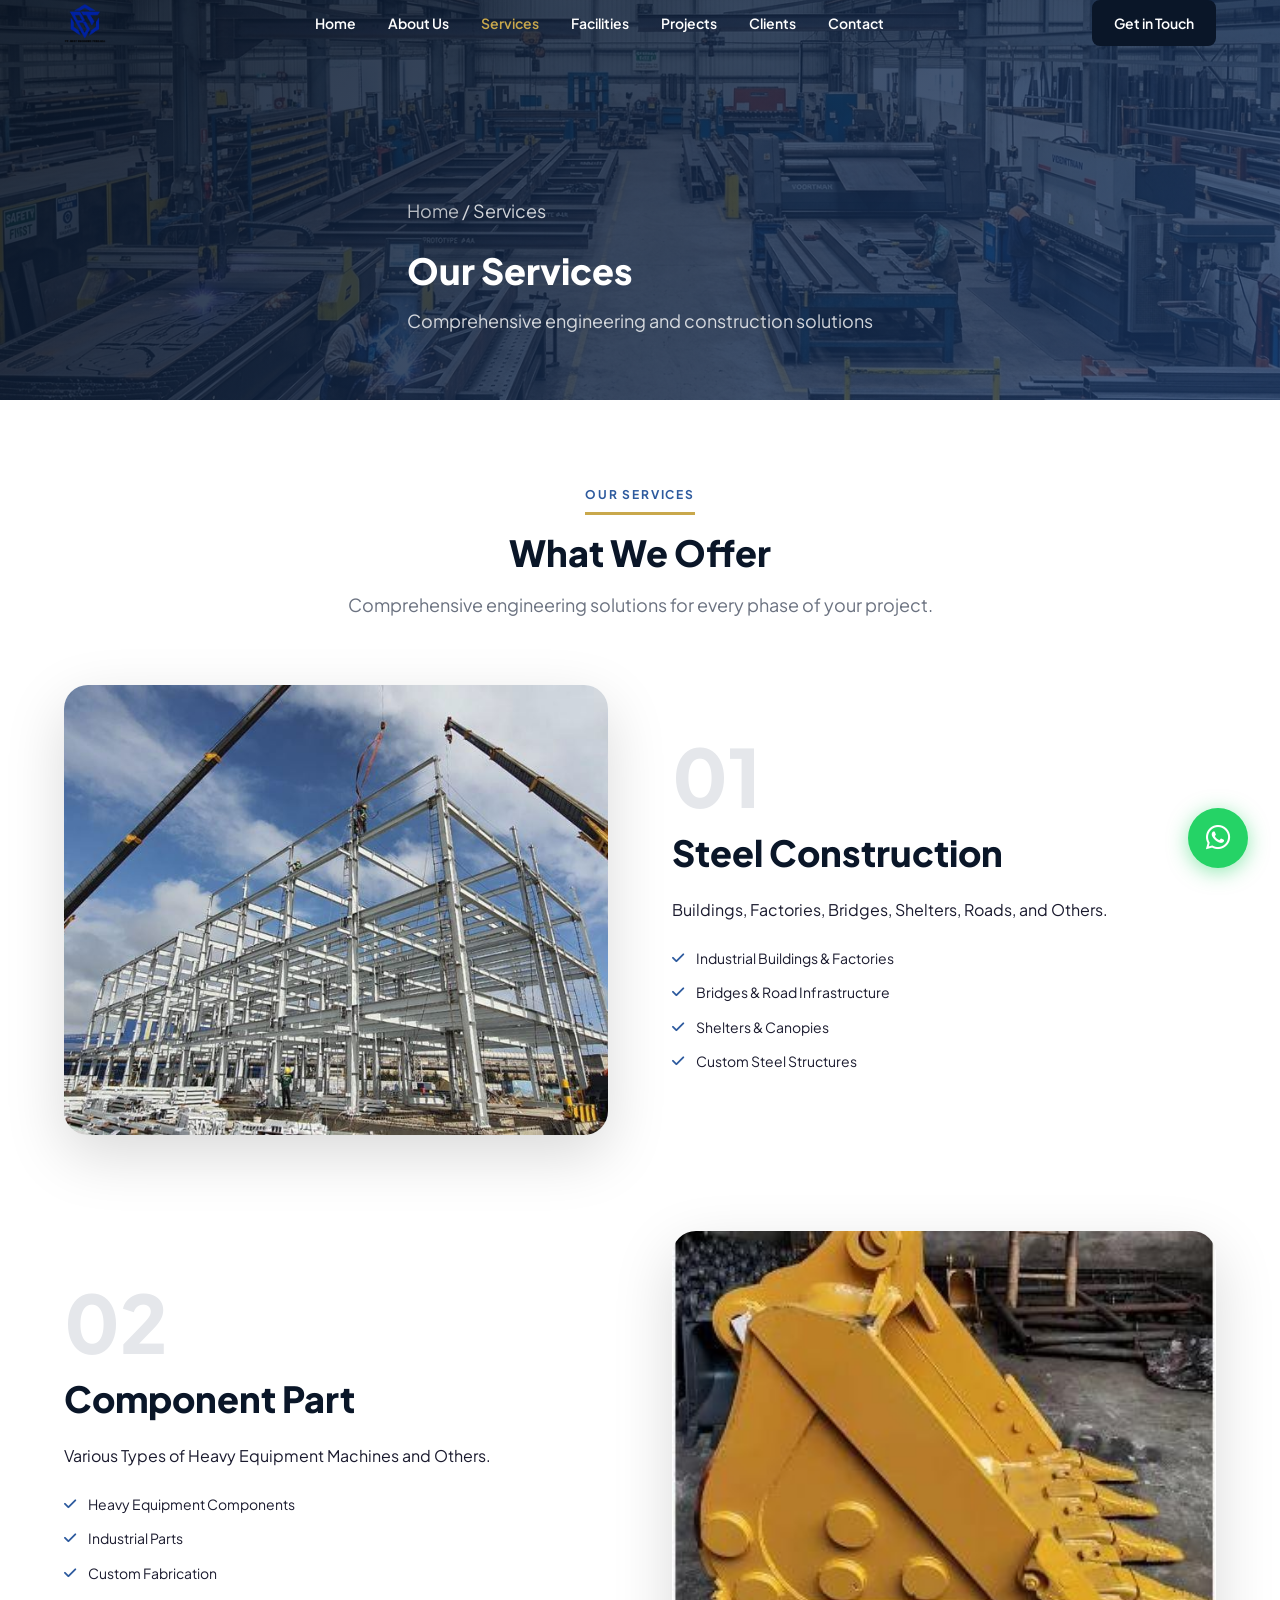
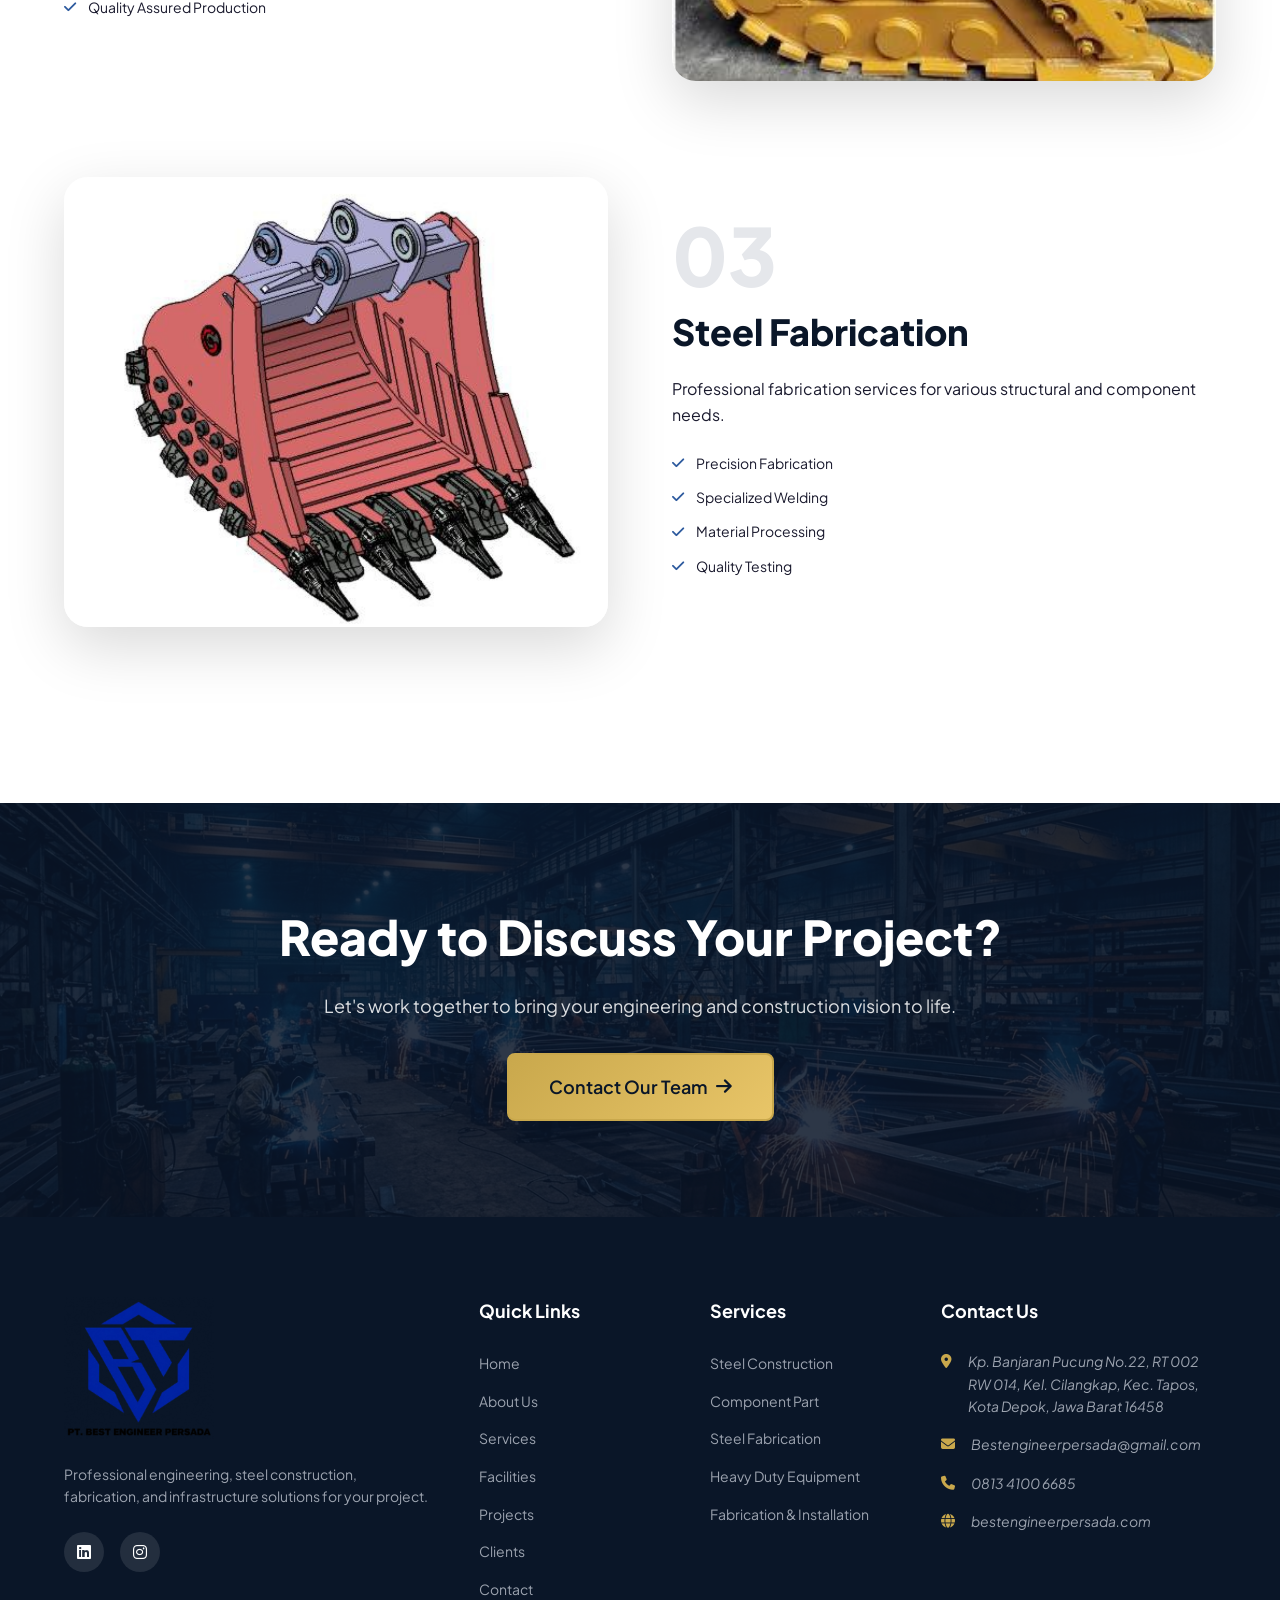
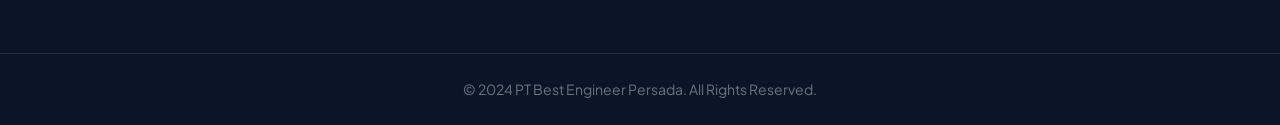
<file: services.html>
<!DOCTYPE html>
<html lang="en">
<head>
  <meta charset="UTF-8">
  <meta name="viewport" content="width=device-width, initial-scale=1.0">
  
  <!-- SEO -->
  <title>Our Services — Steel Construction, Fabrication & Engineering | PT Best Engineer Persada</title>
  <meta name="description" content="PT Best Engineer Persada offers steel construction, pipe support, component manufacturing, infrastructure development, and building construction services.">
  <meta name="keywords" content="Steel Construction Indonesia, Industrial Fabrication, Pipe Support Fabrication, Heavy Equipment Components, PT Best Engineer Persada">
  <meta name="robots" content="index, follow">
  
  <!-- Open Graph -->
  <meta property="og:title" content="Our Services — Steel Construction, Fabrication & Engineering | PT Best Engineer Persada">
  <meta property="og:description" content="PT Best Engineer Persada offers steel construction, pipe support, component manufacturing, infrastructure development, and building construction services.">
  <meta property="og:type" content="website">
  <meta property="og:url" content="https://sulis.storytech.id/services.html">
  <meta property="og:image" content="https://sulis.storytech.id/assets/images/og-image.jpg">
  
  <!-- Canonical -->
  <link rel="canonical" href="https://sulis.storytech.id/services.html">
  
  <!-- Fonts -->
  <link rel="preconnect" href="https://fonts.googleapis.com">
  <link rel="preconnect" href="https://fonts.gstatic.com" crossorigin>
  <link href="https://fonts.googleapis.com/css2?family=Plus+Jakarta+Sans:wght@400;500;600;700;800&display=swap" rel="stylesheet">
  
  <!-- Font Awesome -->
  <link rel="stylesheet" href="https://cdnjs.cloudflare.com/ajax/libs/font-awesome/6.5.0/css/all.min.css">
  
  <!-- CSS -->
  <link rel="stylesheet" href="assets/css/style.css?v=2">
</head>
<body>

  <!-- HEADER -->
  <header class="site-header" id="site-header">
    <div class="container">
      <div class="header-inner">
        <!-- Logo -->
        <a href="index.html" class="logo">
          <img src="assets/images/compro2/logo.png" alt="PT Best Engineer Persada Logo" width="160" height="50">
        </a>

        <!-- Desktop Navigation -->
        <nav class="main-nav" aria-label="Main navigation">
          <ul class="nav-list">
            <li><a href="index.html" class="nav-link">Home</a></li>
            <li><a href="about.html" class="nav-link">About Us</a></li>
            <li><a href="services.html" class="nav-link active">Services</a></li>
            <li><a href="facilities.html" class="nav-link">Facilities</a></li>
            <li><a href="projects.html" class="nav-link">Projects</a></li>
            <li><a href="clients.html" class="nav-link">Clients</a></li>
            <li><a href="contact.html" class="nav-link">Contact</a></li>
          </ul>
        </nav>

        <!-- CTA + Hamburger -->
        <div class="header-actions">
          <a href="contact.html" class="btn btn-primary btn-sm">Get in Touch</a>
          <button class="hamburger" id="hamburger" aria-label="Toggle menu">
            <span></span><span></span><span></span>
          </button>
        </div>
      </div>
    </div>

    <!-- Mobile Menu -->
    <div class="mobile-menu" id="mobile-menu">
      <ul>
        <li><a href="index.html">Home</a></li>
        <li><a href="about.html">About Us</a></li>
        <li><a href="services.html">Services</a></li>
        <li><a href="facilities.html">Facilities</a></li>
        <li><a href="projects.html">Projects</a></li>
        <li><a href="clients.html">Clients</a></li>
        <li><a href="contact.html">Contact</a></li>
      </ul>
      <a href="contact.html" class="btn btn-primary">Get in Touch</a>
    </div>
  </header>

  <!-- PAGE HERO -->
  <section class="page-hero">
    <div class="page-hero-bg">
      <img src="assets/images/services-hero.jpg?v=2" alt="PT Best Engineer Persada Services">
      <div class="page-hero-overlay"></div>
    </div>
    <div class="container">
      <div class="page-hero-content animate-fade-up">
        <p class="breadcrumb"><a href="index.html">Home</a> / Services</p>
        <h1>Our Services</h1>
        <p>Comprehensive engineering and construction solutions</p>
      </div>
    </div>
  </section>

  <!-- SERVICES DETAIL -->
  <section class="services-detail section-padding">
    <div class="container">
      <div class="section-header-center animate-fade-up">
        <div class="section-label">Our Services</div>
        <h2 class="section-title">What We Offer</h2>
        <p class="section-subtitle">Comprehensive engineering solutions for every phase of your project.</p>
      </div>

      <!-- Service 1: Steel Construction -->
      <div class="service-item animate-fade-up" id="steel-construction">
        <div class="service-item-image">
          <img src="assets/images/compro2/services/steel-construction.jpeg" alt="Steel Construction Service" loading="lazy">
        </div>
        <div class="service-item-content">
          <div class="service-number">01</div>
          <h2>Steel Construction</h2>
          <p>Buildings, Factories, Bridges, Shelters, Roads, and Others.</p>
          <ul class="service-features">
            <li><i class="fa-solid fa-check"></i> Industrial Buildings & Factories</li>
            <li><i class="fa-solid fa-check"></i> Bridges & Road Infrastructure</li>
            <li><i class="fa-solid fa-check"></i> Shelters & Canopies</li>
            <li><i class="fa-solid fa-check"></i> Custom Steel Structures</li>
          </ul>
        </div>
      </div>

      <!-- Service 2: Component Part -->
      <div class="service-item reverse animate-fade-up" id="component-part">
        <div class="service-item-image">
          <img src="assets/images/compro2/services/component.jpeg" alt="Component Part" loading="lazy">
        </div>
        <div class="service-item-content">
          <div class="service-number">02</div>
          <h2>Component Part</h2>
          <p>Various Types of Heavy Equipment Machines and Others.</p>
          <ul class="service-features">
            <li><i class="fa-solid fa-check"></i> Heavy Equipment Components</li>
            <li><i class="fa-solid fa-check"></i> Industrial Parts</li>
            <li><i class="fa-solid fa-check"></i> Custom Fabrication</li>
            <li><i class="fa-solid fa-check"></i> Quality Assured Production</li>
          </ul>
        </div>
      </div>

      <!-- Service 3: Steel Fabrication -->
      <div class="service-item animate-fade-up" id="steel-fabrication">
        <div class="service-item-image">
          <img src="assets/images/compro2/services/steel-fab-1.jpeg" alt="Steel Fabrication" loading="lazy">
        </div>
        <div class="service-item-content">
          <div class="service-number">03</div>
          <h2>Steel Fabrication</h2>
          <p>Professional fabrication services for various structural and component needs.</p>
          <ul class="service-features">
            <li><i class="fa-solid fa-check"></i> Precision Fabrication</li>
            <li><i class="fa-solid fa-check"></i> Specialized Welding</li>
            <li><i class="fa-solid fa-check"></i> Material Processing</li>
            <li><i class="fa-solid fa-check"></i> Quality Testing</li>
          </ul>
        </div>
      </div>
    </div>
  </section>

  <!-- CTA -->
  <section class="cta-section">
    <div class="cta-bg">
      <img src="assets/images/cta-bg.jpg?v=2" alt="Construction background" loading="lazy">
      <div class="cta-overlay"></div>
    </div>
    <div class="container">
      <div class="cta-content animate-fade-up">
        <h2>Ready to Discuss Your Project?</h2>
        <p>Let's work together to bring your engineering and construction vision to life.</p>
        <a href="contact.html" class="btn btn-gold btn-lg">Contact Our Team <i class="fa-solid fa-arrow-right"></i></a>
      </div>
    </div>
  </section>

  <!-- FOOTER -->
  <footer class="site-footer">
    <div class="footer-main">
      <div class="container">
        <div class="footer-grid">
          <!-- Col 1 -->
          <div class="footer-brand">
            <a href="index.html"><img src="assets/images/compro2/logo.png" alt="Logo" width="150"></a>
            <p>Professional engineering, steel construction, fabrication, and infrastructure solutions for your project.</p>
            <div class="footer-social">
              <a href="#" aria-label="LinkedIn"><i class="fa-brands fa-linkedin"></i></a>
              <a href="#" aria-label="Instagram"><i class="fa-brands fa-instagram"></i></a>
            </div>
          </div>

          <!-- Col 2 -->
          <div class="footer-col">
            <h4>Quick Links</h4>
            <ul>
              <li><a href="index.html">Home</a></li>
              <li><a href="about.html">About Us</a></li>
              <li><a href="services.html">Services</a></li>
              <li><a href="facilities.html">Facilities</a></li>
              <li><a href="projects.html">Projects</a></li>
              <li><a href="clients.html">Clients</a></li>
              <li><a href="contact.html">Contact</a></li>
            </ul>
          </div>

          <!-- Col 3 -->
          <div class="footer-col">
            <h4>Services</h4>
            <ul>
              <li><a href="services.html">Steel Construction</a></li>
              <li><a href="services.html">Component Part</a></li>
              <li><a href="services.html">Steel Fabrication</a></li>
              <li><a href="projects.html">Heavy Duty Equipment</a></li>
              <li><a href="projects.html">Fabrication & Installation</a></li>
            </ul>
          </div>

          <!-- Col 4 -->
          <div class="footer-col">
            <h4>Contact Us</h4>
            <address>
              <p><i class="fa-solid fa-location-dot"></i> <span>Kp. Banjaran Pucung No.22, RT 002 RW 014, Kel. Cilangkap, Kec. Tapos, Kota Depok, Jawa Barat 16458</span></p>
              <p><i class="fa-solid fa-envelope"></i> <a href="mailto:Bestengineerpersada@gmail.com">Bestengineerpersada@gmail.com</a></p>
              <p><i class="fa-solid fa-phone"></i> <a href="tel:+6281341006685">0813 4100 6685</a></p>
              <p><i class="fa-solid fa-globe"></i> bestengineerpersada.com</p>
            </address>
          </div>
        </div>
      </div>
    </div>

    <div class="footer-bottom">
      <div class="container">
        <p>&copy; 2024 PT Best Engineer Persada. All Rights Reserved.</p>
      </div>
    </div>
  </footer>

  <!-- WHATSAPP BUTTON -->
  <a
    href="https://wa.me/6281341006685?text=Hello%20PT%20Best%20Engineer%20Persada%2C%20I%20would%20like%20to%20discuss%20my%20project."
    class="whatsapp-float"
    target="_blank"
    rel="noopener noreferrer"
    aria-label="Chat on WhatsApp"
  >
    <i class="fa-brands fa-whatsapp"></i>
    <span class="wa-tooltip">Chat with Us</span>
  </a>
  
  <script src="assets/js/main.js"></script>
</body>
</html>
</file>
<file: assets/css/style.css>
:root {
  /* Colors */
  --color-primary: #0A1628;        /* Navy dark - primary brand */
  --color-primary-light: #1B3A6B;  /* Navy medium */
  --color-primary-mid: #2D5A9E;    /* Navy blue */
  --color-accent: #C9A84C;         /* Gold subtle accent */
  --color-white: #FFFFFF;
  --color-bg: #FFFFFF;
  --color-bg-subtle: #F8F9FB;      /* Very light gray background */
  --color-bg-dark: #0A1628;        /* Dark section background */
  --color-text: #1A1A2E;           /* Main text */
  --color-text-muted: #6B7280;     /* Muted text */
  --color-text-light: #9CA3AF;     /* Light text */
  --color-border: #E5E7EB;         /* Borders */
  --color-border-dark: #D1D5DB;

  /* Typography */
  --font-primary: 'Plus Jakarta Sans', sans-serif;
  --font-size-xs: 0.75rem;    /* 12px */
  --font-size-sm: 0.875rem;   /* 14px */
  --font-size-base: 1rem;     /* 16px */
  --font-size-lg: 1.125rem;   /* 18px */
  --font-size-xl: 1.25rem;    /* 20px */
  --font-size-2xl: 1.5rem;    /* 24px */
  --font-size-3xl: 1.875rem;  /* 30px */
  --font-size-4xl: 2.25rem;   /* 36px */
  --font-size-5xl: 3rem;      /* 48px */
  --font-size-6xl: 3.75rem;   /* 60px */

  /* Spacing */
  --space-1: 0.25rem;
  --space-2: 0.5rem;
  --space-3: 0.75rem;
  --space-4: 1rem;
  --space-6: 1.5rem;
  --space-8: 2rem;
  --space-10: 2.5rem;
  --space-12: 3rem;
  --space-16: 4rem;
  --space-20: 5rem;
  --space-24: 6rem;
  --space-32: 8rem;

  /* Border Radius */
  --radius-sm: 4px;
  --radius-md: 8px;
  --radius-lg: 12px;
  --radius-xl: 16px;
  --radius-2xl: 24px;

  /* Shadows */
  --shadow-sm: 0 1px 3px rgba(0,0,0,0.08);
  --shadow-md: 0 4px 16px rgba(0,0,0,0.1);
  --shadow-lg: 0 8px 32px rgba(0,0,0,0.12);
  --shadow-xl: 0 20px 60px rgba(0,0,0,0.15);

  /* Transitions */
  --transition-fast: 0.2s ease;
  --transition-base: 0.3s ease;
  --transition-slow: 0.5s ease;

  /* Container */
  --container-max: 1200px;
  --container-padding: 1.5rem;
}

/* === RESET & BASE === */
*, *::before, *::after { box-sizing: border-box; margin: 0; padding: 0; }
html { scroll-behavior: smooth; font-size: 16px; overflow-x: hidden; width: 100%; }
body {
  font-family: var(--font-primary);
  color: var(--color-text);
  background: var(--color-bg);
  line-height: 1.6;
  overflow-x: hidden;
  width: 100%;
  position: relative;
  -webkit-font-smoothing: antialiased;
}
img { max-width: 100%; height: auto; display: block; }
a { text-decoration: none; color: inherit; }
ul { list-style: none; }

/* === UTILITY === */
.container {
  max-width: var(--container-max);
  margin: 0 auto;
  padding: 0 var(--container-padding);
}
.section-padding { padding: var(--space-20) 0; }
.section-padding-lg { padding: var(--space-32) 0; }
.text-center { text-align: center; }
.text-white { color: var(--color-white); }
.hidden { display: none !important; }

/* === SECTION HEADER (reusable) === */
.section-label {
  display: inline-block;
  font-size: var(--font-size-xs);
  font-weight: 700;
  letter-spacing: 0.15em;
  text-transform: uppercase;
  color: var(--color-primary-mid);
  border-left: 3px solid var(--color-accent);
  padding-left: var(--space-3);
  margin-bottom: var(--space-4);
}
.section-title {
  font-size: var(--font-size-4xl);
  font-weight: 800;
  color: var(--color-primary);
  line-height: 1.2;
  margin-bottom: var(--space-4);
}
.section-subtitle {
  font-size: var(--font-size-lg);
  color: var(--color-text-muted);
  max-width: 600px;
  line-height: 1.7;
}
.section-header-center { text-align: center; margin-bottom: var(--space-16); }
.section-header-center .section-label { border-left: none; border-bottom: 3px solid var(--color-accent); padding-left: 0; padding-bottom: var(--space-2); }
.section-header-center .section-subtitle { margin: 0 auto; }

/* === BUTTONS === */
.btn {
  display: inline-flex;
  align-items: center;
  justify-content: center;
  gap: var(--space-2);
  padding: 0.875rem 2rem;
  border-radius: var(--radius-md);
  font-family: var(--font-primary);
  font-size: var(--font-size-base);
  font-weight: 600;
  cursor: pointer;
  transition: all var(--transition-base);
  border: 2px solid transparent;
  white-space: nowrap;
}
.btn-primary {
  background: var(--color-primary);
  color: var(--color-white);
  border-color: var(--color-primary);
}
.btn-primary:hover {
  background: var(--color-primary-light);
  border-color: var(--color-primary-light);
  transform: translateY(-2px);
  box-shadow: var(--shadow-lg);
}
.btn-outline {
  background: transparent;
  color: var(--color-white);
  border-color: rgba(255,255,255,0.6);
}
.btn-outline:hover {
  background: var(--color-white);
  color: var(--color-primary);
  border-color: var(--color-white);
}
.btn-outline-dark {
  background: transparent;
  color: var(--color-primary);
  border-color: var(--color-primary);
}
.btn-outline-dark:hover {
  background: var(--color-primary);
  color: var(--color-white);
}
.btn-gold {
  background: linear-gradient(135deg, var(--color-accent), #E8C568);
  color: var(--color-primary);
  border-color: var(--color-accent);
}
.btn-gold:hover {
  transform: translateY(-2px);
  box-shadow: 0 8px 24px rgba(201,168,76,0.4);
}
.btn-lg { padding: 1.125rem 2.5rem; font-size: var(--font-size-lg); }
.btn-sm { padding: 0.6rem 1.25rem; font-size: var(--font-size-sm); }

/* === ANIMATE ON SCROLL === */
.animate-fade-up {
  opacity: 0;
  transform: translateY(40px);
  transition: opacity 0.7s ease, transform 0.7s ease;
}
.animate-fade-up.visible {
  opacity: 1;
  transform: translateY(0);
}
.animate-fade-in {
  opacity: 0;
  transition: opacity 0.7s ease;
}
.animate-fade-in.visible { opacity: 1; }

.delay-100 { transition-delay: 0.1s; }
.delay-200 { transition-delay: 0.2s; }
.delay-300 { transition-delay: 0.3s; }
.delay-400 { transition-delay: 0.4s; }
.delay-500 { transition-delay: 0.5s; }

/* === HEADER === */
.site-header {
  position: fixed;
  top: 0;
  left: 0;
  right: 0;
  z-index: 1000;
  transition: all var(--transition-base);
  height: 80px;
  background: transparent;
}
.site-header.scrolled, .site-header.bg-white {
  background: var(--color-white);
  box-shadow: var(--shadow-md);
}
.header-inner {
  display: flex;
  align-items: center;
  justify-content: space-between;
  height: 100%;
}
.logo img {
  height: 40px;
  width: auto;
}
.main-nav .nav-list {
  display: flex;
  gap: 2rem;
}
.nav-link {
  font-weight: 600;
  font-size: var(--font-size-sm);
  color: var(--color-white);
  transition: color var(--transition-fast);
}
.site-header.scrolled .nav-link, .site-header.bg-white .nav-link {
  color: var(--color-primary);
}
.nav-link:hover, .nav-link.active {
  color: var(--color-accent) !important;
}
.header-actions {
  display: flex;
  align-items: center;
  gap: 1rem;
}
.hamburger {
  display: none;
  background: none;
  border: none;
  cursor: pointer;
  width: 30px;
  height: 20px;
  position: relative;
  z-index: 1001;
}
.hamburger span {
  display: block;
  position: absolute;
  height: 2px;
  width: 100%;
  background: var(--color-white);
  border-radius: 2px;
  transition: all 0.3s ease;
}
.site-header.scrolled .hamburger span, .site-header.bg-white .hamburger span {
  background: var(--color-primary);
}
.hamburger span:nth-child(1) { top: 0; }
.hamburger span:nth-child(2) { top: 9px; }
.hamburger span:nth-child(3) { top: 18px; }

.hamburger.active span:nth-child(1) {
  top: 9px;
  transform: rotate(45deg);
  background: var(--color-primary);
}
.hamburger.active span:nth-child(2) {
  opacity: 0;
}
.hamburger.active span:nth-child(3) {
  top: 9px;
  transform: rotate(-45deg);
  background: var(--color-primary);
}

.mobile-menu {
  position: fixed;
  top: 0;
  left: 0;
  width: 100%;
  height: 100vh;
  background: var(--color-white);
  padding: 100px 2rem 2rem;
  transform: translateY(-100%);
  transition: transform 0.4s ease;
  z-index: 999;
  display: flex;
  flex-direction: column;
  align-items: center;
  gap: 2rem;
}
.mobile-menu.active {
  transform: translateY(0);
}
.mobile-menu ul {
  display: flex;
  flex-direction: column;
  align-items: center;
  gap: 1.5rem;
  width: 100%;
}
.mobile-menu ul a {
  font-size: var(--font-size-xl);
  font-weight: 700;
  color: var(--color-primary);
}

/* === FOOTER === */
.site-footer {
  background: var(--color-bg-dark);
  color: var(--color-white);
}
.footer-main {
  padding: var(--space-20) 0 var(--space-10);
}
.footer-grid {
  display: grid;
  grid-template-columns: 2fr 1fr 1fr 1.5fr;
  gap: 3rem;
}
.footer-brand p {
  color: var(--color-text-light);
  margin: 1.5rem 0;
  font-size: var(--font-size-sm);
}
.footer-social {
  display: flex;
  gap: 1rem;
}
.footer-social a {
  width: 40px;
  height: 40px;
  border-radius: 50%;
  background: rgba(255,255,255,0.1);
  display: flex;
  align-items: center;
  justify-content: center;
  transition: all var(--transition-base);
}
.footer-social a:hover {
  background: var(--color-accent);
  color: var(--color-primary);
}
.footer-col h4 {
  font-size: var(--font-size-lg);
  margin-bottom: 1.5rem;
  font-weight: 700;
}
.footer-col ul li {
  margin-bottom: 0.75rem;
}
.footer-col ul li a {
  color: var(--color-text-light);
  font-size: var(--font-size-sm);
  transition: color 0.2s;
}
.footer-col ul li a:hover {
  color: var(--color-accent);
}
.footer-col address p {
  display: flex;
  gap: 1rem;
  margin-bottom: 1rem;
  color: var(--color-text-light);
  font-size: var(--font-size-sm);
  align-items: flex-start;
}
.footer-col address i {
  color: var(--color-accent);
  margin-top: 4px;
}
.footer-bottom {
  border-top: 1px solid rgba(255,255,255,0.1);
  padding: 1.5rem 0;
  text-align: center;
  color: var(--color-text-muted);
  font-size: var(--font-size-sm);
}

/* === WHATSAPP FLOAT === */
.whatsapp-float {
  position: fixed;
  bottom: 2rem;
  right: 2rem;
  z-index: 9999;
  width: 60px;
  height: 60px;
  background: #25D366;
  border-radius: 50%;
  display: flex;
  align-items: center;
  justify-content: center;
  font-size: 1.75rem;
  color: white;
  box-shadow: 0 4px 20px rgba(37,211,102,0.5);
  transition: transform 0.3s ease, box-shadow 0.3s ease;
}
.whatsapp-float:hover {
  transform: scale(1.1);
  box-shadow: 0 8px 30px rgba(37,211,102,0.7);
}
.wa-tooltip {
  position: absolute;
  right: 75px;
  background: white;
  color: var(--color-text);
  padding: 0.4rem 0.8rem;
  border-radius: var(--radius-md);
  font-size: var(--font-size-sm);
  font-weight: 600;
  white-space: nowrap;
  box-shadow: var(--shadow-md);
  opacity: 0;
  pointer-events: none;
  transition: opacity 0.3s ease;
}
.whatsapp-float:hover .wa-tooltip { opacity: 1; }

/* === PAGE HERO (reusable) === */
.page-hero {
  height: 400px;
  position: relative;
  overflow: hidden;
  display: flex;
  align-items: flex-end;
  padding-bottom: 4rem;
  padding-top: 80px;
}
.page-hero-bg {
  position: absolute;
  inset: 0;
  width: 100%;
  height: 100%;
}
.page-hero-bg img {
  width: 100%;
  height: 100%;
  object-fit: cover;
}
.page-hero-overlay {
  position: absolute;
  inset: 0;
  background: linear-gradient(135deg, rgba(10,22,40,0.88), rgba(27,58,107,0.75));
}
.page-hero-content {
  position: relative;
  z-index: 1;
  color: white;
}
.breadcrumb {
  font-size: var(--font-size-sm);
  color: rgba(255,255,255,0.7);
  margin-bottom: 1rem;
}
.breadcrumb a {
  color: rgba(255,255,255,0.7);
  transition: color 0.2s;
}
.breadcrumb a:hover {
  color: white;
}
.page-hero-content h1 {
  font-size: var(--font-size-4xl);
  font-weight: 800;
  margin-bottom: 0.5rem;
}
.page-hero-content p {
  font-size: var(--font-size-lg);
  color: rgba(255,255,255,0.8);
}

/* === HOME PAGE SPECIFIC === */
.hero {
  height: 100vh;
  min-height: 700px;
  position: relative;
  overflow: hidden;
}
.hero-bg {
  position: absolute;
  inset: 0;
  width: 100%;
  height: 100%;
}
.hero-bg img {
  width: 100%;
  height: 100%;
  object-fit: cover;
}
.hero-overlay {
  position: absolute;
  inset: 0;
  background: linear-gradient(135deg, rgba(10,22,40,0.85) 0%, rgba(27,58,107,0.7) 100%);
}
.hero-content {
  position: relative;
  z-index: 1;
  display: flex;
  flex-direction: column;
  justify-content: center;
  height: 100vh;
  padding-top: 80px;
}
.hero-badge {
  display: inline-flex;
  background: rgba(255,255,255,0.1);
  border: 1px solid rgba(255,255,255,0.2);
  padding: 0.4rem 1rem;
  border-radius: 50px;
  color: white;
  font-size: var(--font-size-sm);
  margin-bottom: 1.5rem;
  backdrop-filter: blur(10px);
  width: fit-content;
}
.hero-title {
  font-size: var(--font-size-6xl);
  font-weight: 800;
  color: white;
  line-height: 1.1;
  text-transform: uppercase;
  max-width: 800px;
}
.hero-subtitle {
  color: rgba(255,255,255,0.85);
  font-size: var(--font-size-xl);
  max-width: 600px;
  margin: 1.5rem 0 2.5rem;
}
.hero-actions {
  display: flex;
  flex-wrap: wrap;
  gap: 1rem;
}
.hero-scroll {
  position: absolute;
  bottom: 2rem;
  left: 50%;
  transform: translateX(-50%);
  color: white;
  text-align: center;
  font-size: var(--font-size-sm);
  animation: bounce 2s infinite;
  z-index: 1;
}
@keyframes bounce {
  0%, 20%, 50%, 80%, 100% { transform: translateY(0) translateX(-50%); }
  40% { transform: translateY(-20px) translateX(-50%); }
  60% { transform: translateY(-10px) translateX(-50%); }
}

.intro-grid {
  display: grid;
  grid-template-columns: 1fr 1fr;
  gap: 4rem;
  align-items: center;
}
.intro-image img {
  border-radius: var(--radius-xl);
  box-shadow: var(--shadow-xl);
  width: 100%;
  height: 450px;
  object-fit: cover;
}

.highlights-grid {
  display: grid;
  grid-template-columns: repeat(auto-fit, minmax(280px, 1fr));
  gap: 1.5rem;
}
.highlight-card {
  background: white;
  border-radius: var(--radius-xl);
  padding: 2rem;
  border: 1px solid var(--color-border);
  box-shadow: var(--shadow-sm);
  transition: all 0.3s ease;
}
.highlight-card:hover {
  transform: translateY(-6px);
  box-shadow: var(--shadow-lg);
  border-color: var(--color-primary-mid);
}
.card-icon {
  width: 60px;
  height: 60px;
  background: linear-gradient(135deg, var(--color-primary), var(--color-primary-mid));
  border-radius: var(--radius-lg);
  display: flex;
  align-items: center;
  justify-content: center;
  color: white;
  font-size: 1.5rem;
  margin-bottom: 1.25rem;
}
.highlight-card h3 {
  font-size: var(--font-size-lg);
  font-weight: 700;
  color: var(--color-primary);
  margin-bottom: 0.5rem;
}
.highlight-card p {
  color: var(--color-text-muted);
  font-size: var(--font-size-sm);
}

.why-us-inner {
  display: grid;
  grid-template-columns: 1fr 1fr;
  gap: 4rem;
  align-items: start;
}
.why-item {
  display: flex;
  gap: 1rem;
  align-items: flex-start;
  margin-bottom: 1.5rem;
}
.why-item i {
  color: var(--color-primary-mid);
  font-size: 1.25rem;
  flex-shrink: 0;
  margin-top: 2px;
}
.why-item strong {
  display: block;
  margin-bottom: 0.25rem;
  color: var(--color-primary);
}
.why-item p {
  color: var(--color-text-muted);
  font-size: var(--font-size-sm);
}
.stats-grid {
  display: grid;
  grid-template-columns: repeat(2, 1fr);
  gap: 1rem;
}
.stat-card {
  background: var(--color-bg-dark);
  color: white;
  padding: 2rem;
  border-radius: var(--radius-xl);
  text-align: center;
}
.stat-number {
  font-size: 3rem;
  font-weight: 800;
  color: var(--color-accent);
}
.stat-suffix {
  font-size: 1.5rem;
  font-weight: 800;
  color: var(--color-accent);
}

.projects-preview-grid {
  display: grid;
  grid-template-columns: repeat(3, 1fr);
  gap: 1.5rem;
}
.project-preview-card {
  background: white;
  border-radius: var(--radius-xl);
  overflow: hidden;
  box-shadow: var(--shadow-sm);
  transition: all 0.3s ease;
}
.project-preview-card:hover {
  transform: translateY(-8px);
  box-shadow: var(--shadow-xl);
}
.project-card-image {
  position: relative;
  overflow: hidden;
  height: 260px;
}
.project-card-image img {
  width: 100%;
  height: 100%;
  object-fit: cover;
  transition: transform 0.5s ease;
}
.project-preview-card:hover .project-card-image img {
  transform: scale(1.05);
}
.project-card-overlay {
  position: absolute;
  bottom: 0;
  left: 0;
  right: 0;
  background: linear-gradient(transparent, rgba(10,22,40,0.7));
  padding: 1rem;
}
.project-category {
  display: inline-block;
  background: var(--color-accent);
  color: var(--color-primary);
  font-size: var(--font-size-xs);
  font-weight: 700;
  padding: 3px 10px;
  border-radius: 50px;
}
.project-card-info {
  padding: 1.25rem 1.5rem;
}
.project-card-info h3 {
  font-size: var(--font-size-lg);
  color: var(--color-primary);
  margin-bottom: 0.5rem;
}
.project-card-info p {
  color: var(--color-text-muted);
  font-size: var(--font-size-sm);
}

.cta-section {
  position: relative;
  padding: 6rem 0;
  overflow: hidden;
}
.cta-bg img {
  position: absolute;
  inset: 0;
  width: 100%;
  height: 100%;
  object-fit: cover;
}
.cta-overlay {
  position: absolute;
  inset: 0;
  background: rgba(10,22,40,0.85);
}
.cta-content {
  position: relative;
  z-index: 1;
  text-align: center;
  color: white;
}
.cta-content h2 {
  font-size: 3rem;
  font-weight: 800;
  margin-bottom: 1rem;
}
.cta-content p {
  font-size: var(--font-size-lg);
  color: rgba(255,255,255,0.85);
  margin-bottom: 2rem;
}

/* === ABOUT PAGE SPECIFIC === */
.overview-grid {
  display: grid;
  grid-template-columns: 1fr 1fr;
  gap: 4rem;
  align-items: center;
}
.overview-image {
  position: relative;
}
.overview-image img {
  border-radius: var(--radius-2xl);
  width: 100%;
  height: 500px;
  object-fit: cover;
}
.overview-badge {
  position: absolute;
  bottom: -20px;
  right: 20px;
  background: var(--color-primary);
  color: white;
  padding: 2rem;
  border-radius: var(--radius-xl);
  text-align: center;
  box-shadow: var(--shadow-lg);
}
.overview-badge strong {
  display: block;
  font-size: var(--font-size-sm);
  letter-spacing: 2px;
  color: var(--color-accent);
}
.overview-badge span {
  font-size: 2.5rem;
  font-weight: 800;
  line-height: 1;
}

.vm-grid {
  display: grid;
  grid-template-columns: 1fr 1fr;
  gap: 2rem;
}
.vm-card {
  padding: 3rem;
  border-radius: var(--radius-2xl);
  box-shadow: var(--shadow-md);
}
.vm-card.vision {
  background: var(--color-primary);
  color: white;
}
.vm-card.mission {
  background: white;
  border: 2px solid var(--color-border);
}
.vm-icon {
  font-size: 2.5rem;
  margin-bottom: 1.5rem;
}
.vision .vm-icon { color: var(--color-accent); }
.mission .vm-icon { color: var(--color-primary); }
.vm-quote {
  font-size: var(--font-size-xl);
  font-style: italic;
  font-weight: 600;
  margin: 1rem 0;
  color: var(--color-accent);
}
.mission-list li {
  display: flex;
  gap: 0.75rem;
  align-items: flex-start;
  margin-bottom: 1rem;
  font-size: var(--font-size-base);
}

.values-grid {
  display: grid;
  grid-template-columns: repeat(5, 1fr);
  gap: 1.5rem;
}
.value-card {
  text-align: center;
  padding: 2rem 1.5rem;
}
.value-icon {
  width: 70px;
  height: 70px;
  margin: 0 auto 1rem;
  background: var(--color-bg-subtle);
  border-radius: 50%;
  display: flex;
  align-items: center;
  justify-content: center;
  font-size: 1.75rem;
  color: var(--color-primary);
  transition: all 0.3s;
}
.value-card:hover .value-icon {
  background: var(--color-primary);
  color: white;
  transform: scale(1.1);
}

.legality-grid {
  display: grid;
  grid-template-columns: repeat(auto-fit, minmax(300px, 1fr));
  gap: 2rem;
}
.legality-card {
  background: white;
  padding: 2.5rem;
  border-radius: var(--radius-xl);
  text-align: center;
  box-shadow: var(--shadow-sm);
}
.legality-card i {
  font-size: 2.5rem;
  color: var(--color-primary-mid);
  margin-bottom: 1.5rem;
}

/* === SERVICES PAGE SPECIFIC === */
.service-item {
  display: grid;
  grid-template-columns: 1fr 1fr;
  gap: 4rem;
  align-items: center;
  margin-bottom: 6rem;
}
.service-item.reverse {
  direction: rtl;
}
.service-item.reverse > * {
  direction: ltr;
}
.service-item-image img {
  width: 100%;
  height: 450px;
  object-fit: cover;
  border-radius: var(--radius-2xl);
  box-shadow: var(--shadow-xl);
}
.service-number {
  font-size: 5rem;
  font-weight: 900;
  color: var(--color-border);
  line-height: 1;
  margin-bottom: 0.5rem;
}
.service-item h2 {
  font-size: 2.25rem;
  font-weight: 800;
  color: var(--color-primary);
  margin-bottom: 1rem;
}
.service-features {
  margin-top: 1.5rem;
}
.service-features li {
  display: flex;
  gap: 0.75rem;
  align-items: center;
  margin-bottom: 0.75rem;
  font-size: var(--font-size-sm);
}
.service-features i {
  color: var(--color-primary-mid);
}

/* === FACILITIES PAGE SPECIFIC === */
.overview-2col {
  display: grid;
  grid-template-columns: 1fr 1fr;
  gap: 4rem;
  align-items: center;
}
.workshop-image img {
  border-radius: var(--radius-xl);
  width: 100%;
}
.table-wrapper {
  overflow-x: auto;
}
.machinery-table {
  width: 100%;
  border-collapse: collapse;
  background: white;
  border-radius: var(--radius-xl);
  overflow: hidden;
  box-shadow: var(--shadow-md);
  min-width: 600px;
}
.machinery-table thead tr {
  background: var(--color-primary);
  color: white;
}
.machinery-table th {
  padding: 1.25rem 1.5rem;
  text-align: left;
  font-weight: 600;
  font-size: var(--font-size-sm);
  letter-spacing: 0.05em;
  text-transform: uppercase;
}
.machinery-table td {
  padding: 1.125rem 1.5rem;
  border-bottom: 1px solid var(--color-border);
  font-size: var(--font-size-base);
}
.machinery-table td i {
  color: var(--color-primary-mid);
  margin-right: 0.5rem;
}
.machinery-table tbody tr:hover {
  background: var(--color-bg-subtle);
}
.machinery-table tbody tr:last-child td {
  border-bottom: none;
}

.gallery-grid {
  display: grid;
  grid-template-columns: repeat(auto-fill, minmax(250px, 1fr));
  grid-auto-rows: 250px;
  gap: 1rem;
}
.gallery-item {
  position: relative;
  overflow: hidden;
  border-radius: var(--radius-lg);
}
.gallery-item.tall { grid-row: span 2; }
.gallery-item.wide { grid-column: span 2; }
.gallery-item img {
  width: 100%;
  height: 100%;
  object-fit: cover;
  transition: transform 0.5s ease;
}
.gallery-item:hover img {
  transform: scale(1.08);
}
.gallery-caption {
  position: absolute;
  bottom: 0;
  left: 0;
  right: 0;
  background: linear-gradient(transparent, rgba(10,22,40,0.8));
  color: white;
  padding: 1rem;
  font-size: var(--font-size-sm);
  font-weight: 600;
  transform: translateY(100%);
  transition: transform 0.3s ease;
}
.gallery-item:hover .gallery-caption {
  transform: translateY(0);
}

/* === PROJECTS PAGE SPECIFIC === */
.filter-bar {
  display: flex;
  flex-wrap: wrap;
  gap: 0.75rem;
  margin-bottom: 3rem;
  justify-content: center;
}
.filter-btn {
  padding: 0.6rem 1.5rem;
  border-radius: 50px;
  border: 2px solid var(--color-border);
  background: white;
  color: var(--color-text-muted);
  font-weight: 600;
  font-size: var(--font-size-sm);
  cursor: pointer;
  transition: all 0.2s;
}
.filter-btn.active, .filter-btn:hover {
  background: var(--color-primary);
  color: white;
  border-color: var(--color-primary);
}

.projects-grid {
  display: grid;
  grid-template-columns: repeat(4, 1fr);
  gap: 1.5rem;
}
.project-card {
  background: white;
  border-radius: var(--radius-xl);
  overflow: hidden;
  box-shadow: var(--shadow-sm);
  transition: all 0.4s ease;
}
.project-card:hover {
  box-shadow: var(--shadow-xl);
  transform: translateY(-6px);
}
.project-card-img {
  position: relative;
  height: 220px;
  overflow: hidden;
}
.project-card-img img {
  width: 100%;
  height: 100%;
  object-fit: cover;
  transition: transform 0.4s ease;
}
.project-card:hover .project-card-img img {
  transform: scale(1.06);
}
.project-card-hover {
  position: absolute;
  inset: 0;
  background: rgba(10,22,40,0.6);
  display: flex;
  align-items: center;
  justify-content: center;
  opacity: 0;
  transition: opacity 0.3s ease;
  color: white;
  font-weight: 600;
}
.project-card:hover .project-card-hover {
  opacity: 1;
}
.project-card-body {
  padding: 1.25rem;
}
.project-tag {
  display: inline-block;
  font-size: var(--font-size-xs);
  font-weight: 700;
  padding: 3px 10px;
  border-radius: 50px;
  background: rgba(45,90,158,0.12);
  color: var(--color-primary-mid);
  margin-bottom: 0.5rem;
}
.project-tag.tag-blue { background: rgba(37,99,235,0.1); color: #2563EB; }
.project-tag.tag-green { background: rgba(22,163,74,0.1); color: #16A34A; }
.project-card h3 {
  font-size: var(--font-size-base);
  font-weight: 700;
  color: var(--color-primary);
  margin-bottom: 0.25rem;
}
.project-client {
  font-size: var(--font-size-sm);
  color: var(--color-text-muted);
}
.project-card.hide {
  display: none;
}

/* === CLIENTS PAGE SPECIFIC === */
.clients-grid {
  display: grid;
  grid-template-columns: repeat(5, 1fr);
  gap: 1rem;
}
.client-card {
  display: flex;
  flex-direction: column;
  align-items: center;
  justify-content: center;
  padding: 2rem 1.5rem;
  background: white;
  border: 1px solid var(--color-border);
  border-radius: var(--radius-xl);
  text-align: center;
  transition: all 0.3s ease;
  min-height: 120px;
}
.client-card:hover {
  border-color: var(--color-primary);
  box-shadow: var(--shadow-md);
  transform: translateY(-4px);
}
.client-card p {
  font-size: 0.75rem;
  font-weight: 700;
  color: var(--color-text-muted);
  letter-spacing: 0.08em;
  text-transform: uppercase;
}

/* === CONTACT PAGE SPECIFIC === */
.contact-grid {
  display: grid;
  grid-template-columns: 1fr 1fr;
  gap: 4rem;
}
.info-item {
  display: flex;
  gap: 1.25rem;
  align-items: flex-start;
  margin-bottom: 1.75rem;
}
.info-icon {
  width: 50px;
  height: 50px;
  background: var(--color-bg-subtle);
  border-radius: var(--radius-lg);
  display: flex;
  align-items: center;
  justify-content: center;
  color: var(--color-primary);
  font-size: 1.25rem;
  flex-shrink: 0;
}
.contact-form-wrapper {
  background: white;
  padding: 3rem;
  border-radius: var(--radius-2xl);
  box-shadow: var(--shadow-xl);
  border: 1px solid var(--color-border);
}
.contact-form h3 {
  font-size: var(--font-size-xl);
  font-weight: 700;
  color: var(--color-primary);
  margin-bottom: 2rem;
}
.form-row {
  display: grid;
  grid-template-columns: 1fr 1fr;
  gap: 1.25rem;
  margin-bottom: 1.25rem;
}
.form-group {
  margin-bottom: 1.25rem;
}
.contact-form label {
  display: block;
  font-size: var(--font-size-sm);
  font-weight: 600;
  color: var(--color-primary);
  margin-bottom: 0.375rem;
}
.contact-form input, .contact-form select, .contact-form textarea {
  width: 100%;
  padding: 0.875rem 1rem;
  border: 2px solid var(--color-border);
  border-radius: var(--radius-md);
  font-family: var(--font-primary);
  font-size: var(--font-size-base);
  color: var(--color-text);
  transition: border-color 0.2s;
  outline: none;
  background: white;
}
.contact-form input:focus, .contact-form select:focus, .contact-form textarea:focus {
  border-color: var(--color-primary-mid);
  box-shadow: 0 0 0 3px rgba(45,90,158,0.1);
}
.field-error {
  font-size: var(--font-size-xs);
  color: #DC2626;
  display: block;
  margin-top: 0.25rem;
}
.form-success {
  display: flex;
  align-items: center;
  gap: 1rem;
  padding: 1.25rem;
  background: rgba(22,163,74,0.1);
  border-radius: var(--radius-md);
  color: #16A34A;
  margin-top: 1.5rem;
  font-weight: 600;
}

/* === RESPONSIVE BREAKPOINTS === */
@media (max-width: 1200px) {
  .hero-title { font-size: 4rem; }
  .projects-grid { grid-template-columns: repeat(3, 1fr); }
  .footer-grid { grid-template-columns: 1fr 1fr; }
}

@media (max-width: 992px) {
  .hero-title { font-size: 3.5rem; }
  .intro-grid, .why-us-inner, .overview-grid, .overview-2col, .contact-grid { 
    grid-template-columns: 1fr; 
    gap: 2.5rem;
  }
  .highlights-grid { grid-template-columns: repeat(2, 1fr); }
  .projects-preview-grid { grid-template-columns: repeat(2, 1fr); }
  .values-grid { grid-template-columns: repeat(3, 1fr); }
  .legality-grid { grid-template-columns: repeat(2, 1fr); }
  .service-item, .service-item.reverse { grid-template-columns: 1fr; gap: 2rem; margin-bottom: 4rem; }
  .service-item.reverse { direction: ltr; }
  .clients-grid { grid-template-columns: repeat(4, 1fr); }
  .main-nav, .header-actions .btn { display: none; }
  .hamburger { display: block; }
}

@media (max-width: 768px) {
  .hero-title { font-size: 2.5rem; }
  .hero-subtitle { font-size: 1.125rem; }
  .page-hero { height: 300px; padding-bottom: 2rem; }
  .page-hero h1 { font-size: 2.5rem; }
  
  .section-padding { padding: 4rem 0; }
  .section-padding-lg { padding: 5rem 0; }
  .section-title { font-size: 2rem; }
  .section-subtitle { font-size: 1rem; }
  .section-header-center { margin-bottom: 2.5rem; }

  .cta-section { padding: 4rem 0; }
  .cta-content h2 { font-size: 2rem; }

  .projects-grid { grid-template-columns: repeat(2, 1fr); }
  .clients-grid { grid-template-columns: repeat(3, 1fr); }
  .values-grid { grid-template-columns: repeat(2, 1fr); }
  .gallery-grid { grid-template-columns: repeat(2, 1fr); grid-auto-rows: 200px; }
  .vm-grid { grid-template-columns: 1fr; }
  
  .form-row { grid-template-columns: 1fr; gap: 0; }
  .contact-form-wrapper { padding: 2rem 1.5rem; }
  .whatsapp-float { width: 50px; height: 50px; font-size: 1.5rem; right: 1rem; bottom: 1rem; }
  .wa-tooltip { display: none; }

  .overview-image img, .service-item-image img { height: 300px; }
  .overview-badge { padding: 1.25rem; bottom: -10px; right: 10px; }
  .overview-badge span { font-size: 2rem; }
  .service-number { font-size: 3.5rem; }
  
  .stat-number { font-size: 2.5rem; }
  .footer-main { padding: 3rem 0 2rem; }
}

@media (max-width: 480px) {
  .container { padding: 0 1rem; }
  .hero-title { font-size: 2.25rem; }
  .hero-actions { flex-direction: column; width: 100%; }
  .hero-actions .btn { width: 100%; justify-content: center; padding: 1rem; }
  
  .highlights-grid, .projects-preview-grid, .stats-grid, .legality-grid, .projects-grid, .gallery-grid, .values-grid { 
    grid-template-columns: 1fr; 
  }
  .legality-card, .highlight-card {
    padding: 1.5rem;
  }
  .clients-grid { grid-template-columns: repeat(2, 1fr); gap: 0.75rem; }
  .client-card { padding: 1.5rem 1rem; min-height: 100px; }
  
  .gallery-item.tall, .gallery-item.wide { grid-row: auto; grid-column: auto; }
  .footer-grid { grid-template-columns: 1fr; gap: 2rem; }
  
  .machinery-table th, .machinery-table td { padding: 0.75rem 1rem; font-size: 0.875rem; }
  .overview-image img, .service-item-image img { height: 250px; }
  .project-card-img { height: 200px; }
  .filter-bar { gap: 0.5rem; }
  .filter-btn { padding: 0.5rem 1rem; font-size: 0.75rem; flex-grow: 1; text-align: center; }
}

.client-card img { max-width: 100%; max-height: 90px; object-fit: contain; filter: grayscale(100%); opacity: 0.8; transition: all 0.3s ease; }
.client-card:hover img { filter: grayscale(0%); opacity: 1; transform: scale(1.05); }

/* === MOBILE FIXES === */
@media (max-width: 992px) {
  .site-header { background: var(--color-white) !important; box-shadow: var(--shadow-md) !important; }
  .hamburger span { background: var(--color-primary) !important; }
  .hero-actions { flex-direction: column; width: 100%; }
  .hero-actions .btn { width: 100%; justify-content: center; }
  .mobile-menu { padding-top: 100px; padding-bottom: 3rem; justify-content: space-between; }
  .mobile-menu ul { flex-grow: 1; justify-content: center; }
  .mobile-menu .btn-primary { 
      color: #FFFFFF !important; 
      width: 100%; 
      margin-top: 2rem; 
      padding: 1.2rem;
      font-size: 1.1rem;
  }
}
@media (max-width: 768px) {
  .hero-actions { flex-direction: column; width: 100%; }
  .hero-actions .btn { width: 100%; justify-content: center; margin-bottom: 0.5rem; }
  .page-hero { padding-top: 100px; height: 350px; }
  .hero { padding-top: 60px; }
}
</file>
